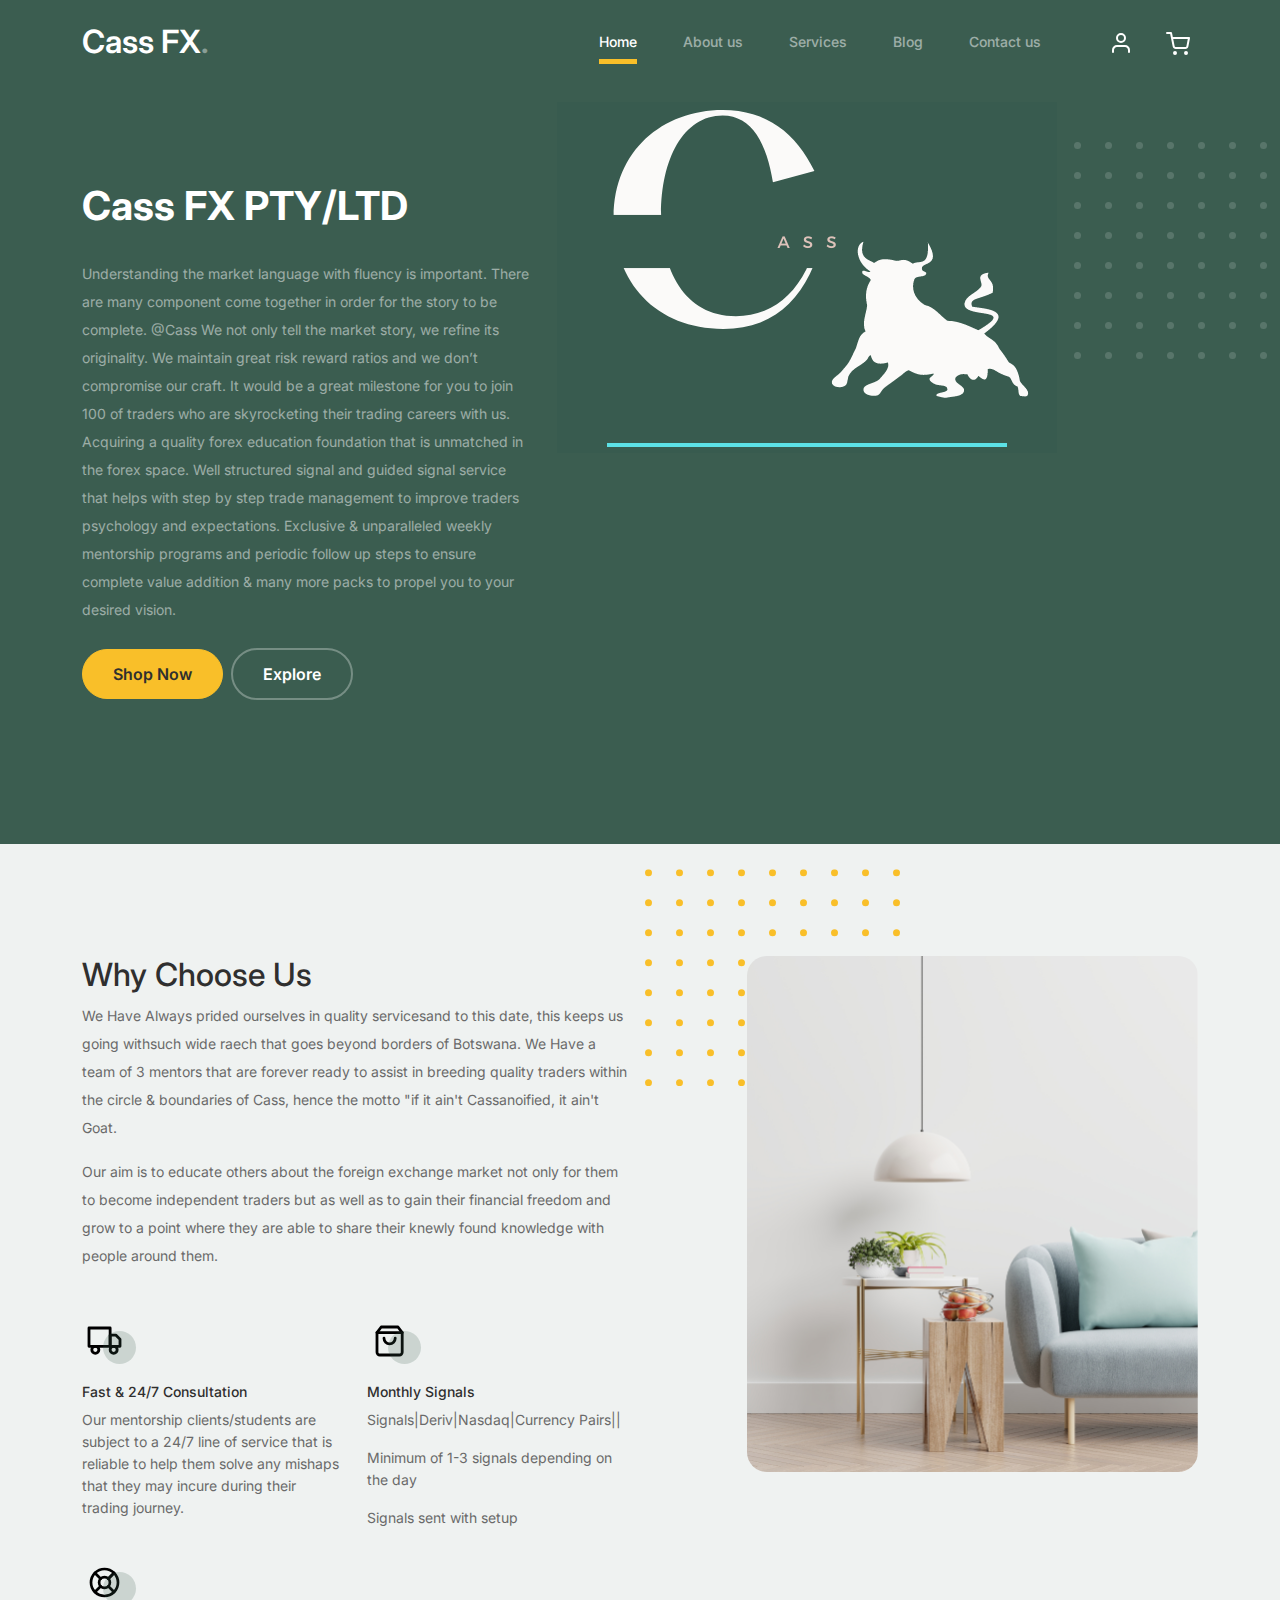
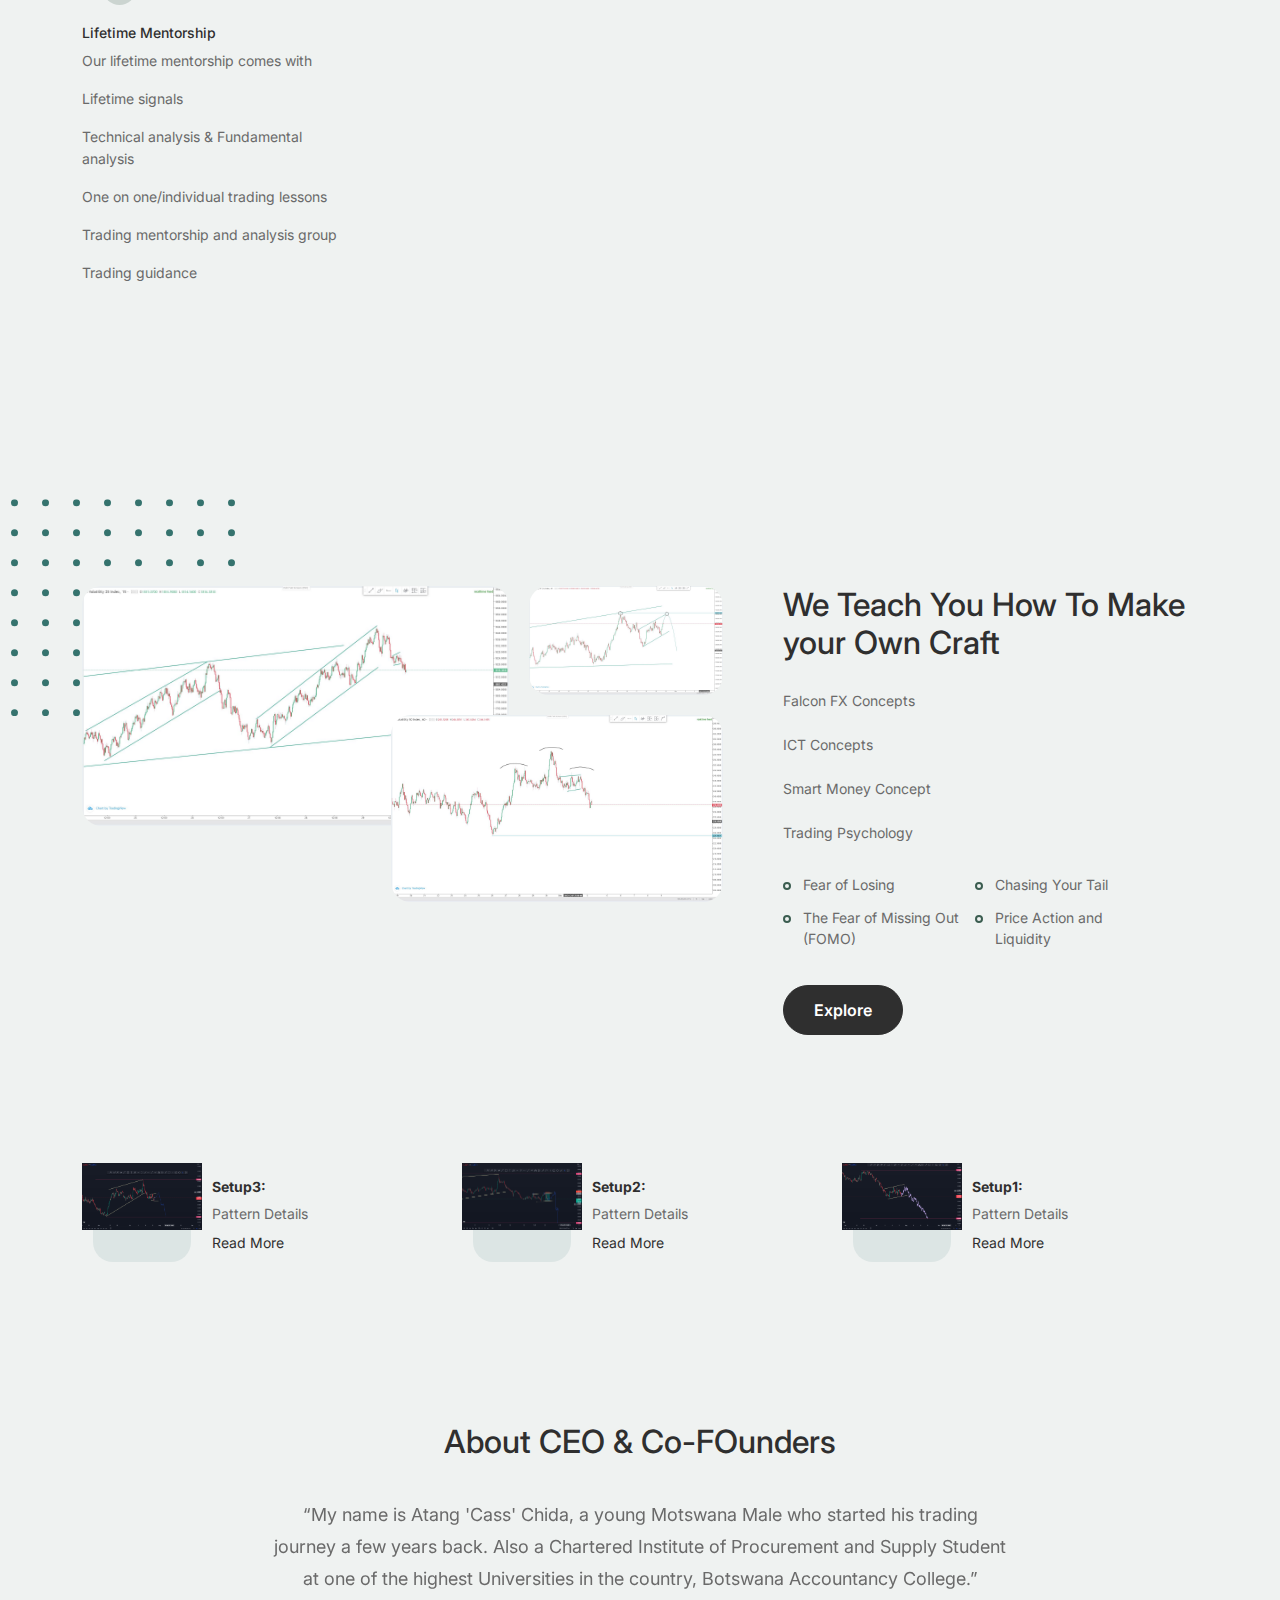
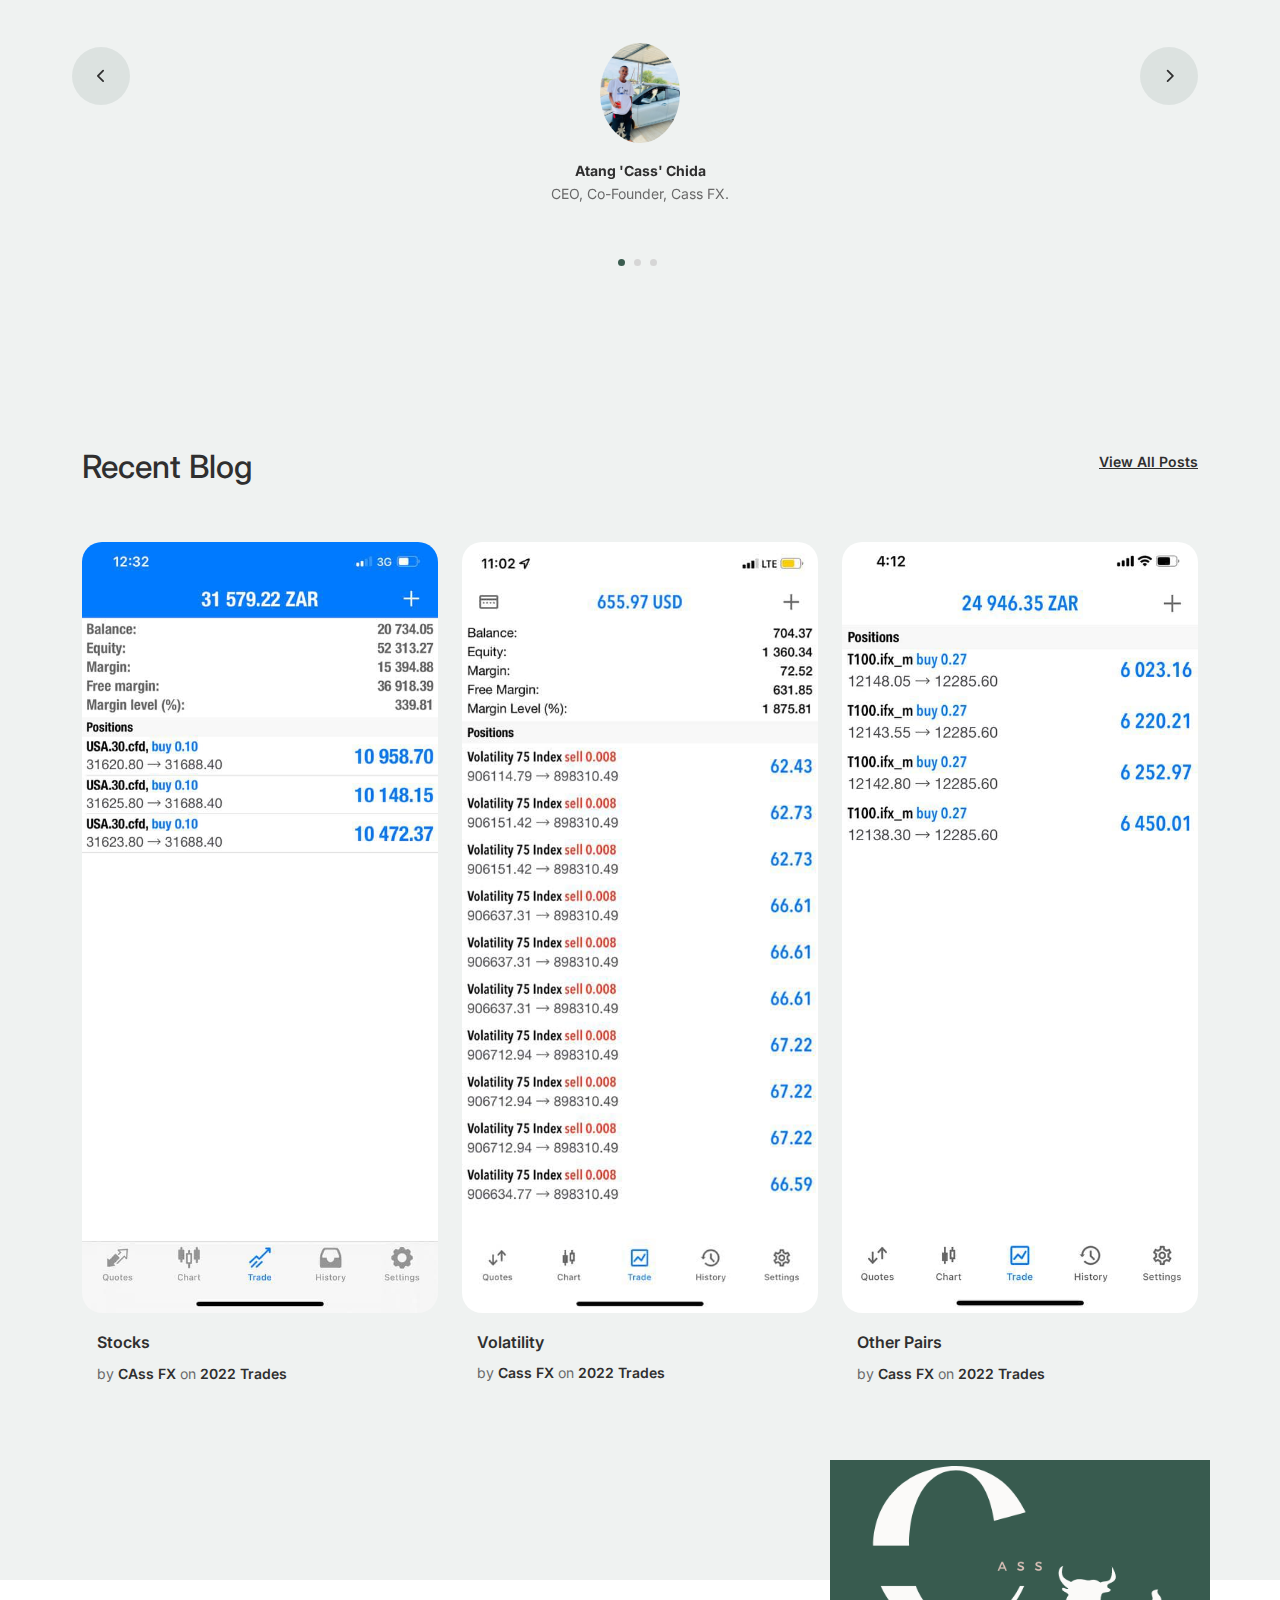
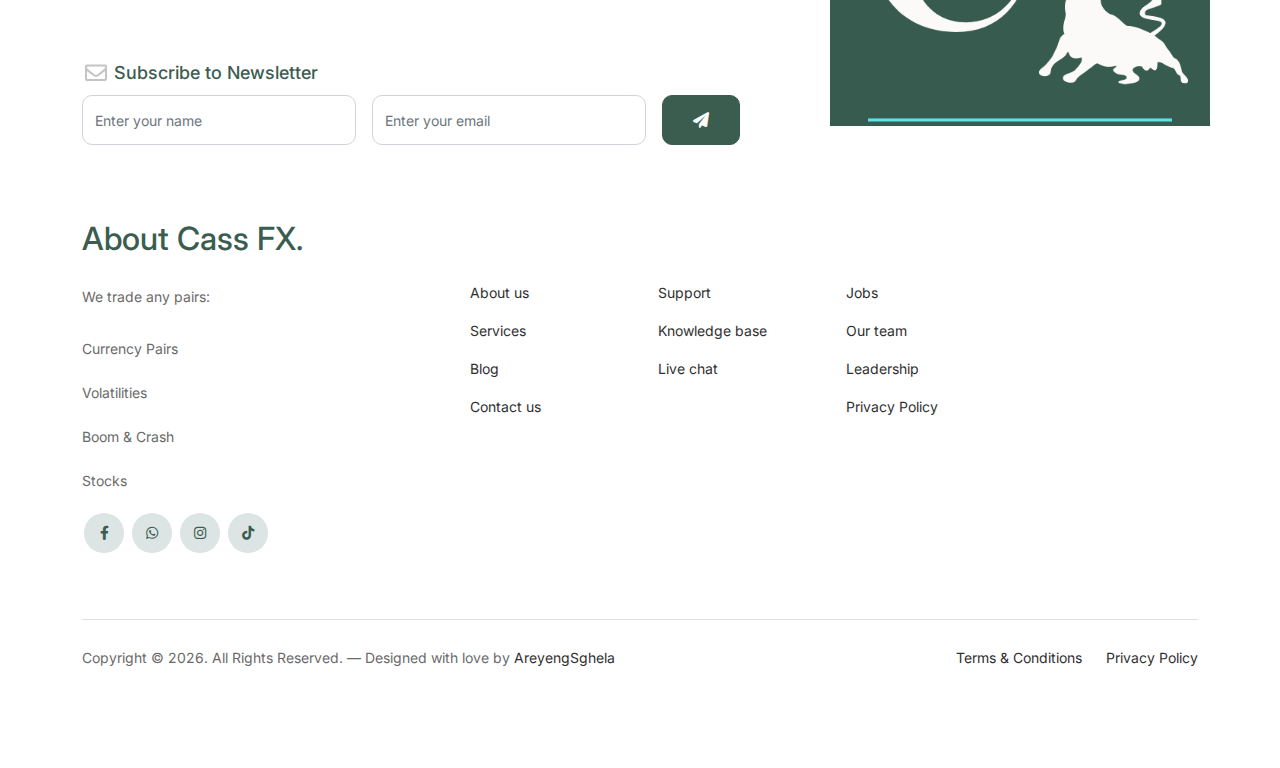
<file: index.html>
<!doctype html>
<html lang="en">

<head>
    <meta charset="utf-8">
    <meta name="viewport" content="width=device-width, initial-scale=1, shrink-to-fit=no">
    <meta name="author" content="AreyengSghela">
    <link rel="shortcut icon" href="images/cass_logo.jpg">

    <meta name="description" content="" />
    <meta name="keywords" content="bootstrap, bootstrap4" />

    <!-- Bootstrap CSS -->
    <link href="css/bootstrap.min.css" rel="stylesheet">
    <link href="https://cdnjs.cloudflare.com/ajax/libs/font-awesome/6.0.0-beta3/css/all.min.css" rel="stylesheet">
    <link href="css/tiny-slider.css" rel="stylesheet">
    <link href="css/style.css" rel="stylesheet">
    <title>Cass FX </title>
</head>

<body>

    <!-- Start Header/Navigation -->
    <nav class="custom-navbar navbar navbar navbar-expand-md navbar-dark bg-dark" arial-label="Furni navigation bar">

        <div class="container">
            <a class="navbar-brand" href="index.html">Cass FX<span>.</span></a>

            <button class="navbar-toggler" type="button" data-bs-toggle="collapse" data-bs-target="#navbarsFurni" aria-controls="navbarsFurni" aria-expanded="false" aria-label="Toggle navigation">
					<span class="navbar-toggler-icon"></span>
				</button>

            <div class="collapse navbar-collapse" id="navbarsFurni">
                <ul class="custom-navbar-nav navbar-nav ms-auto mb-2 mb-md-0">
                    <li class="nav-item active">
                        <a class="nav-link" href="index.html">Home</a>
                    </li>
                    <li><a class="nav-link" href="about.html">About us</a></li>
                    <li><a class="nav-link" href="services.html">Services</a></li>
                    <li><a class="nav-link" href="blog.html">Blog</a></li>
                    <li><a class="nav-link" href="contact.html">Contact us</a></li>
                </ul>

                <ul class="custom-navbar-cta navbar-nav mb-2 mb-md-0 ms-5">
                    <li>
                        <a class="nav-link" href="#"><img src="images/user.svg"></a>
                    </li>
                    <li>
                        <a class="nav-link" href="cart.html"><img src="images/cart.svg"></a>
                    </li>
                </ul>
            </div>
        </div>

    </nav>
    <!-- End Header/Navigation -->

    <!-- Start Hero Section -->
    <div class="hero">
        <div class="container">
            <div class="row justify-content-between">
                <div class="col-lg-5">
                    <div class="intro-excerpt">
                        <h1>Cass FX <span clsas="d-block">PTY/LTD</span></h1>
                        <p class="mb-4">Understanding the market language with fluency is important. There are many component come together in order for the story to be complete. @Cass We not only tell the market story, we refine its originality. We maintain great risk
                            reward ratios and we don’t compromise our craft. It would be a great milestone for you to join 100 of traders who are skyrocketing their trading careers with us. Acquiring a quality forex education foundation that is unmatched
                            in the forex space. Well structured signal and guided signal service that helps with step by step trade management to improve traders psychology and expectations. Exclusive & unparalleled weekly mentorship programs and periodic
                            follow up steps to ensure complete value addition & many more packs to propel you to your desired vision.</p>
                        <p><a href="" class="btn btn-secondary me-2">Shop Now</a><a href="#" class="btn btn-white-outline">Explore</a></p>
                    </div>
                </div>
                <div class="col-lg-7">
                    <div class="hero-img-wrap">
                        <img src="images/cass_new_modified.png" class="img-fluid">
                    </div>
                </div>
            </div>
        </div>
    </div>
    <!-- End Hero Section -->


    <!-- End Product Section -->

    <!-- Start Why Choose Us Section -->
    <div class="why-choose-section">
        <div class="container">
            <div class="row justify-content-between">
                <div class="col-lg-6">
                    <h2 class="section-title">Why Choose Us</h2>
                    <p>We Have Always prided ourselves in quality servicesand to this date, this keeps us going withsuch wide raech that goes beyond borders of Botswana. We Have a team of 3 mentors that are forever ready to assist in breeding quality traders
                        within the circle & boundaries of Cass, hence the motto "if it ain't Cassanoified, it ain't Goat.</p>
                    <p>Our aim is to educate others about the foreign exchange market not only for them to become independent traders but as well as to gain their financial freedom and grow to a point where they are able to share their knewly found knowledge
                        with people around them.</p>
                    <div class="row my-5">
                        <div class="col-6 col-md-6">
                            <div class="feature">
                                <div class="icon">
                                    <img src="images/truck.svg" alt="Image" class="imf-fluid">
                                </div>
                                <h3>Fast &amp; 24/7 Consultation</h3>
                                <p>Our mentorship clients/students are subject to a 24/7 line of service that is reliable to help them solve any mishaps that they may incure during their trading journey.</p>
                            </div>
                        </div>

                        <div class="col-6 col-md-6">
                            <div class="feature">
                                <div class="icon">
                                    <img src="images/bag.svg" alt="Image" class="imf-fluid">
                                </div>
                                <h3>Monthly Signals</h3>
                                <p>Signals|Deriv|Nasdaq|Currency Pairs||</p>
                                <p>Minimum of 1-3 signals depending on the day</p>
                                <p>Signals sent with setup</p>
                            </div>
                        </div>

                        <div class="col-6 col-md-6">
                            <div class="feature">
                                <div class="icon">
                                    <img src="images/support.svg" alt="Image" class="imf-fluid">
                                </div>
                                <h3>Lifetime Mentorship</h3>
                                <p>Our lifetime mentorship comes with</p>
                                <p>Lifetime signals</p>
                                <p>Technical analysis & Fundamental analysis</p>
                                <p>One on one/individual trading lessons</p>
                                <p>Trading mentorship and analysis group</p>
                                <p>Trading guidance</p>
                            </div>
                        </div>

                    </div>
                </div>

                <div class="col-lg-5">
                    <div class="img-wrap">
                        <img src="images/why-choose-us-img.jpg" alt="Image" class="img-fluid">
                    </div>
                </div>

            </div>
        </div>
    </div>
    <!-- End Why Choose Us Section -->

    <!-- Start We Help Section -->
    <div class="we-help-section">
        <div class="container">
            <div class="row justify-content-between">
                <div class="col-lg-7 mb-5 mb-lg-0">
                    <div class="imgs-grid">
                        <div class="grid grid-1"><img src="images/v25.jpg" alt="Untree.co"></div>
                        <div class="grid grid-2"><img src="images/v25s.jpg" alt="Untree.co"></div>
                        <div class="grid grid-3"><img src="images/v50s.jpg" alt="Untree.co"></div>
                    </div>
                </div>
                <div class="col-lg-5 ps-lg-5">
                    <h2 class="section-title mb-4">We Teach You How To Make your Own Craft</h2>
                    <p>Falcon FX Concepts</p>
                    <p>ICT Concepts</p>
                    <p>Smart Money Concept</p>
                    <p>Trading Psychology</p>

                    <ul class="list-unstyled custom-list my-4">
                        <li> Fear of Losing</li>
                        <li> Chasing Your Tail</li>
                        <li>The Fear of Missing Out (FOMO)</li>
                        <li>Price Action and Liquidity</li>
                    </ul>
                    <p><a herf="#" class="btn">Explore</a></p>
                </div>
            </div>
        </div>
    </div>
    <!-- End We Help Section -->

    <!-- Start Popular Product -->
    <div class="popular-product">
        <div class="container">
            <div class="row">

                <div class="col-12 col-md-6 col-lg-4 mb-4 mb-lg-0">
                    <div class="product-item-sm d-flex">
                        <div class="thumbnail">
                            <img src="images/setup3.png" alt="Image" class="img-fluid">
                        </div>
                        <div class="pt-3">
                            <h3>Setup3: </h3>
                            <p>Pattern Details </p>
                            <p><a href="#">Read More</a></p>
                        </div>
                    </div>
                </div>

                <div class="col-12 col-md-6 col-lg-4 mb-4 mb-lg-0">
                    <div class="product-item-sm d-flex">
                        <div class="thumbnail">
                            <img src="images/setup2.png" alt="Image" class="img-fluid">
                        </div>
                        <div class="pt-3">
                            <h3>Setup2: </h3>
                            <p>Pattern Details </p>
                            <p><a href="#">Read More</a></p>
                        </div>
                    </div>
                </div>

                <div class="col-12 col-md-6 col-lg-4 mb-4 mb-lg-0">
                    <div class="product-item-sm d-flex">
                        <div class="thumbnail">
                            <img src="images/setup1.png" alt="Image" class="img-fluid">
                        </div>
                        <div class="pt-3">
                            <h3>Setup1: </h3>
                            <p>Pattern Details </p>
                            <p><a href="#">Read More</a></p>
                        </div>
                    </div>
                </div>

            </div>
        </div>
    </div>
    <!-- End Popular Product -->

    <!-- Start Testimonial Slider -->
    <div class="testimonial-section">
        <div class="container">
            <div class="row">
                <div class="col-lg-7 mx-auto text-center">
                    <h2 class="section-title">About CEO & Co-FOunders</h2>
                </div>
            </div>

            <div class="row justify-content-center">
                <div class="col-lg-12">
                    <div class="testimonial-slider-wrap text-center">

                        <div id="testimonial-nav">
                            <span class="prev" data-controls="prev"><span class="fa fa-chevron-left"></span></span>
                            <span class="next" data-controls="next"><span class="fa fa-chevron-right"></span></span>
                        </div>

                        <div class="testimonial-slider">

                            <div class="item">
                                <div class="row justify-content-center">
                                    <div class="col-lg-8 mx-auto">

                                        <div class="testimonial-block text-center">
                                            <blockquote class="mb-5">
                                                <p>&ldquo;My name is Atang 'Cass' Chida, a young Motswana Male who started his trading journey a few years back. Also a Chartered Institute of Procurement and Supply Student at one of the highest Universities
                                                    in the country, Botswana Accountancy College.&rdquo;</p>
                                            </blockquote>

                                            <div class="author-info">
                                                <div class="author-pic">
                                                    <img src="images/cass_owner.jpg" alt="Maria Jones" class="img-fluid">
                                                </div>
                                                <h3 class="font-weight-bold">Atang 'Cass' Chida</h3>
                                                <span class="position d-block mb-3">CEO, Co-Founder, Cass FX.</span>
                                            </div>
                                        </div>

                                    </div>
                                </div>
                            </div>
                            <!-- END item -->

                            <div class="item">
                                <div class="row justify-content-center">
                                    <div class="col-lg-8 mx-auto">

                                        <div class="testimonial-block text-center">
                                            <blockquote class="mb-5">
                                                <p>&ldquo;My name is Atang 'Cass' Chida, a young Motswana Male who started his trading journey a few years back. Also a Chartered Institute of Procurement and Supply Student at one of the highest Universities
                                                    in the country, Botswana Accountancy College.&rdquo;</p>
                                            </blockquote>

                                            <div class="author-info">
                                                <div class="author-pic">
                                                    <img src="images/cass_owner.jpg" alt="Maria Jones" class="img-fluid">
                                                </div>
                                                <h3 class="font-weight-bold">Atang 'Cass' Chida</h3>
                                                <span class="position d-block mb-3">CEO, Co-Founder, Cass FX.</span>
                                            </div>
                                        </div>

                                    </div>
                                </div>
                            </div>
                            <!-- END item -->

                            <div class="item">
                                <div class="row justify-content-center">
                                    <div class="col-lg-8 mx-auto">

                                        <div class="testimonial-block text-center">
                                            <blockquote class="mb-5">
                                                <p>&ldquo;My name is Atang 'Cass' Chida, a young Motswana Male who started his trading journey a few years back. Also a Chartered Institute of Procurement and Supply Student at one of the highest Universities
                                                    in the country, Botswana Accountancy College.&rdquo;</p>
                                            </blockquote>

                                            <div class="author-info">
                                                <div class="author-pic">
                                                    <img src="images/cass_owner.jpg" alt="Maria Jones" class="img-fluid">
                                                </div>
                                                <h3 class="font-weight-bold">Atang 'Cass' Chida</h3>
                                                <span class="position d-block mb-3">CEO, Co-Founder, Cass FX.</span>
                                            </div>
                                        </div>

                                    </div>
                                </div>
                            </div>
                            <!-- END item -->

                        </div>

                    </div>
                </div>
            </div>
        </div>
    </div>
    <!-- End Testimonial Slider -->

    <!-- Start Blog Section -->
    <div class="blog-section">
        <div class="container">
            <div class="row mb-5">
                <div class="col-md-6">
                    <h2 class="section-title">Recent Blog</h2>
                </div>
                <div class="col-md-6 text-start text-md-end">
                    <a href="#" class="more">View All Posts</a>
                </div>
            </div>

            <div class="row">

                <div class="col-12 col-sm-6 col-md-4 mb-4 mb-md-0">
                    <div class="post-entry">
                        <a href="#" class="post-thumbnail"><img src="images/trades1.jpg" alt="Image" class="img-fluid"></a>
                        <div class="post-content-entry">
                            <h3><a href="#">Stocks</a></h3>
                            <div class="meta">
                                <span>by <a href="#">CAss FX</a></span> <span>on <a href="#">2022 Trades</a></span>
                            </div>
                        </div>
                    </div>
                </div>

                <div class="col-12 col-sm-6 col-md-4 mb-4 mb-md-0">
                    <div class="post-entry">
                        <a href="#" class="post-thumbnail"><img src="images/trades2.jpg" alt="Image" class="img-fluid"></a>
                        <div class="post-content-entry">
                            <h3><a href="#">Volatility</a></h3>
                            <div class="meta">
                                <span>by <a href="#">Cass FX</a></span> <span>on <a href="#">2022 Trades</a></span>
                            </div>
                        </div>
                    </div>
                </div>

                <div class="col-12 col-sm-6 col-md-4 mb-4 mb-md-0">
                    <div class="post-entry">
                        <a href="#" class="post-thumbnail"><img src="images/trades3.jpg" alt="Image" class="img-fluid"></a>
                        <div class="post-content-entry">
                            <h3><a href="#">Other Pairs</a></h3>
                            <div class="meta">
                                <span>by <a href="#">Cass FX</a></span> <span>on <a href="#">2022 Trades</a></span>
                            </div>
                        </div>
                    </div>
                </div>

            </div>
        </div>
    </div>
    <!-- End Blog Section -->

    <!-- Start Footer Section -->
    <footer class="footer-section">
        <div class="container relative">

            <div class="sofa-img">
                <img src="images/cass_new_modified.png" alt="Image" class="img-fluid">
            </div>

            <div class="row">
                <div class="col-lg-8">
                    <div class="subscription-form">
                        <h3 class="d-flex align-items-center"><span class="me-1"><img src="images/envelope-outline.svg" alt="Image" class="img-fluid"></span><span>Subscribe to Newsletter</span></h3>

                        <form action="#" class="row g-3">
                            <div class="col-auto">
                                <input type="text" class="form-control" placeholder="Enter your name">
                            </div>
                            <div class="col-auto">
                                <input type="email" class="form-control" placeholder="Enter your email">
                            </div>
                            <div class="col-auto">
                                <button class="btn btn-primary">
										<span class="fa fa-paper-plane"></span>
									</button>
                            </div>
                        </form>

                    </div>
                </div>
            </div>

            <div class="row g-5 mb-5">
                <div class="col-lg-4">
                    <div class="mb-4 footer-logo-wrap"><a href="#" class="footer-logo">About Cass FX<span>.</span></a></div>
                    <p class="mb-4">We trade any pairs: </p>
                    <p>Currency Pairs</p>
                    <p>Volatilities</p>
                    <p>Boom & Crash</p>
                    <p>Stocks</p>

                    <ul class="list-unstyled custom-social">
                        <li><a href="https://web.facebook.com/cassfx"><span class="fa fa-brands fa-facebook-f"></span></a></li>
                        <li><a href="https://wa.me/message/U5WMALPD2A52N1"><span class="fa fa-brands fa-whatsapp"></span></a></li>
                        <li><a href="https://www.instagram.com/atang_cass/"><span class="fa fa-brands fa-instagram"></span></a></li>
                        <li><a href="https://www.tiktok.com/@atang_cass?is_from_webapp=1&sender_device=pc"><span class="fa fa-brands fa-tiktok"></span></a></li>
                    </ul>
                </div>

                <div class="col-lg-8">
                    <div class="row links-wrap">
                        <div class="col-6 col-sm-6 col-md-3">
                            <ul class="list-unstyled">
                                <li><a href="#">About us</a></li>
                                <li><a href="#">Services</a></li>
                                <li><a href="#">Blog</a></li>
                                <li><a href="#">Contact us</a></li>
                            </ul>
                        </div>

                        <div class="col-6 col-sm-6 col-md-3">
                            <ul class="list-unstyled">
                                <li><a href="#">Support</a></li>
                                <li><a href="#">Knowledge base</a></li>
                                <li><a href="#">Live chat</a></li>
                            </ul>
                        </div>

                        <div class="col-6 col-sm-6 col-md-3">
                            <ul class="list-unstyled">
                                <li><a href="#">Jobs</a></li>
                                <li><a href="#">Our team</a></li>
                                <li><a href="#">Leadership</a></li>
                                <li><a href="#">Privacy Policy</a></li>
                            </ul>
                        </div>

                        <div class="col-6 col-sm-6 col-md-3">
                            <ul class="list-unstyled">

                            </ul>
                        </div>
                    </div>
                </div>

            </div>

            <div class="border-top copyright">
                <div class="row pt-4">
                    <div class="col-lg-6">
                        <p class="mb-2 text-center text-lg-start">Copyright &copy;
                            <script>
                                document.write(new Date().getFullYear());
                            </script>. All Rights Reserved. &mdash; Designed with love by <a href="https://web.facebook.com/ProfessorMoneiBK">AreyengSghela</a>
                        </p>
                    </div>

                    <div class="col-lg-6 text-center text-lg-end">
                        <ul class="list-unstyled d-inline-flex ms-auto">
                            <li class="me-4"><a href="#">Terms &amp; Conditions</a></li>
                            <li><a href="#">Privacy Policy</a></li>
                        </ul>
                    </div>

                </div>
            </div>

        </div>
    </footer>
    <!-- End Footer Section -->
    <script src="js/bootstrap.bundle.min.js"></script>
    <script src="js/tiny-slider.js"></script>
    <script src="js/custom.js"></script>
</body>

</html>
</file>
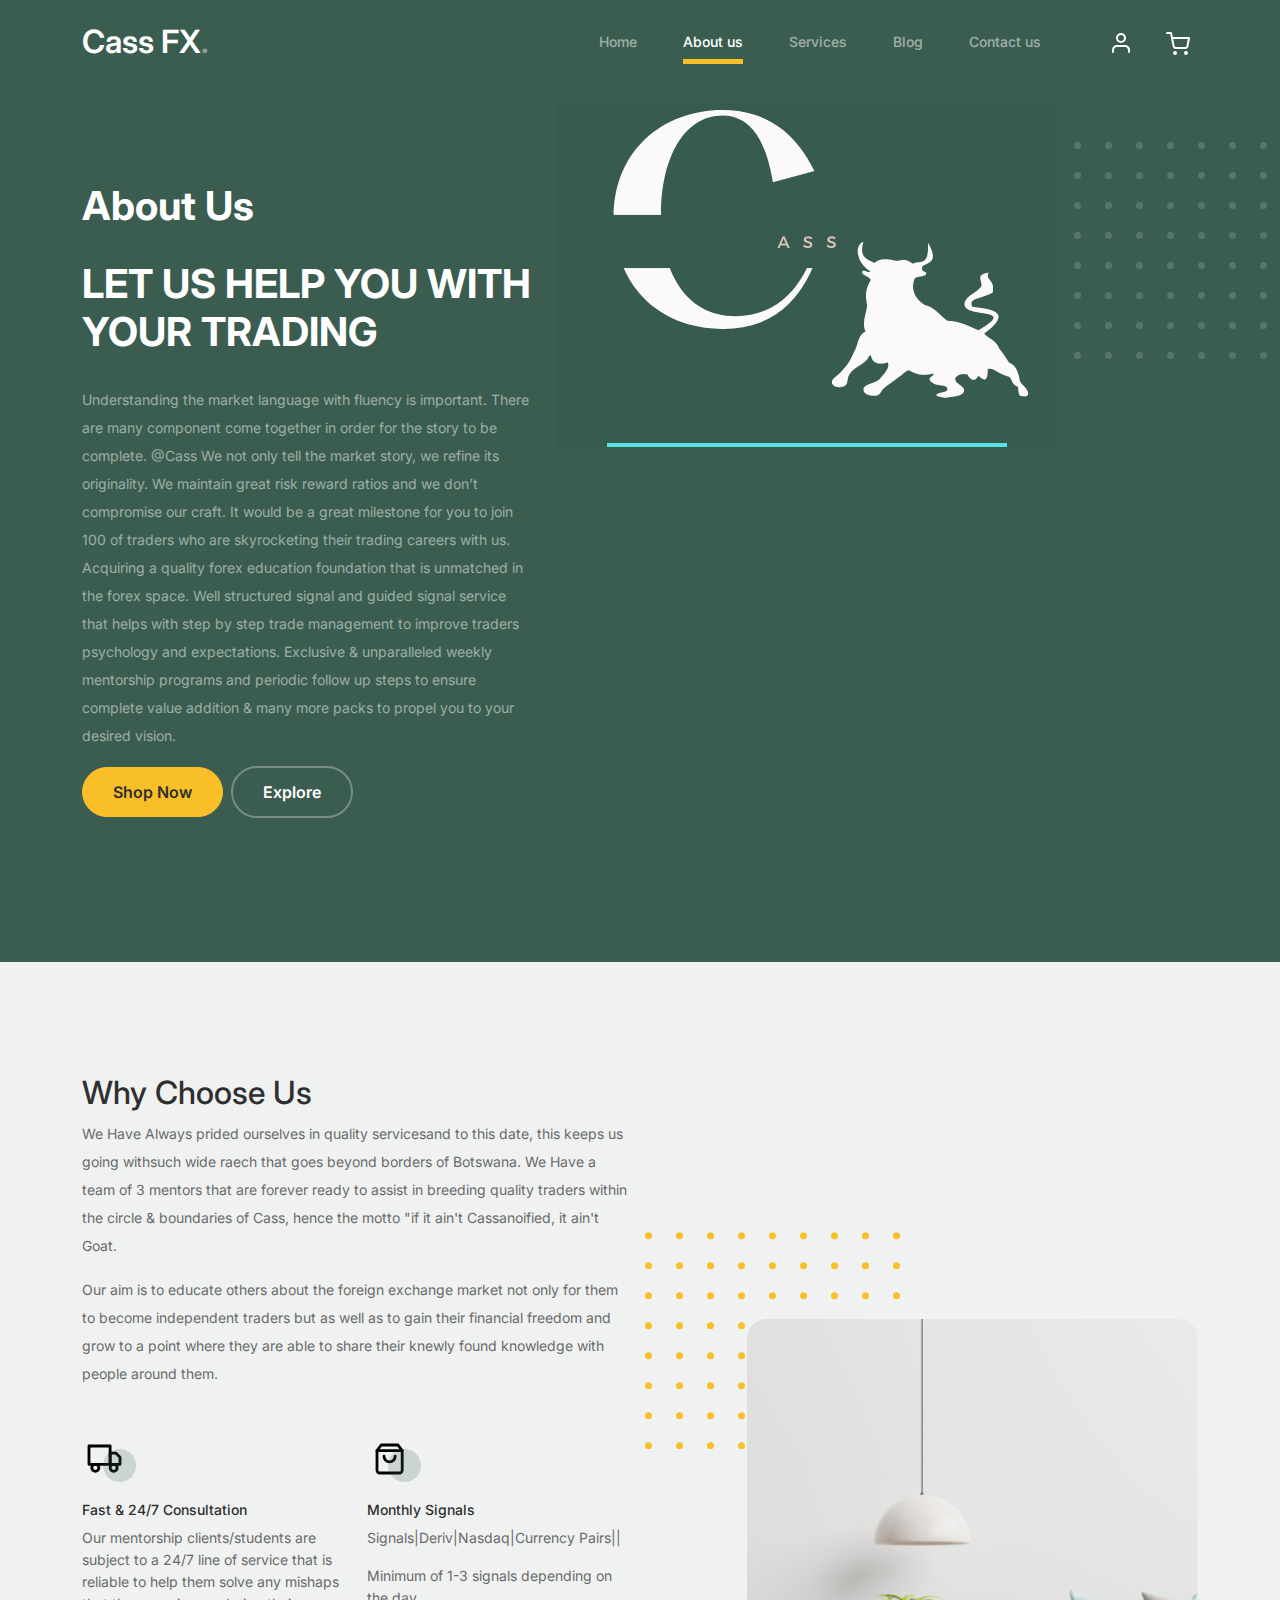
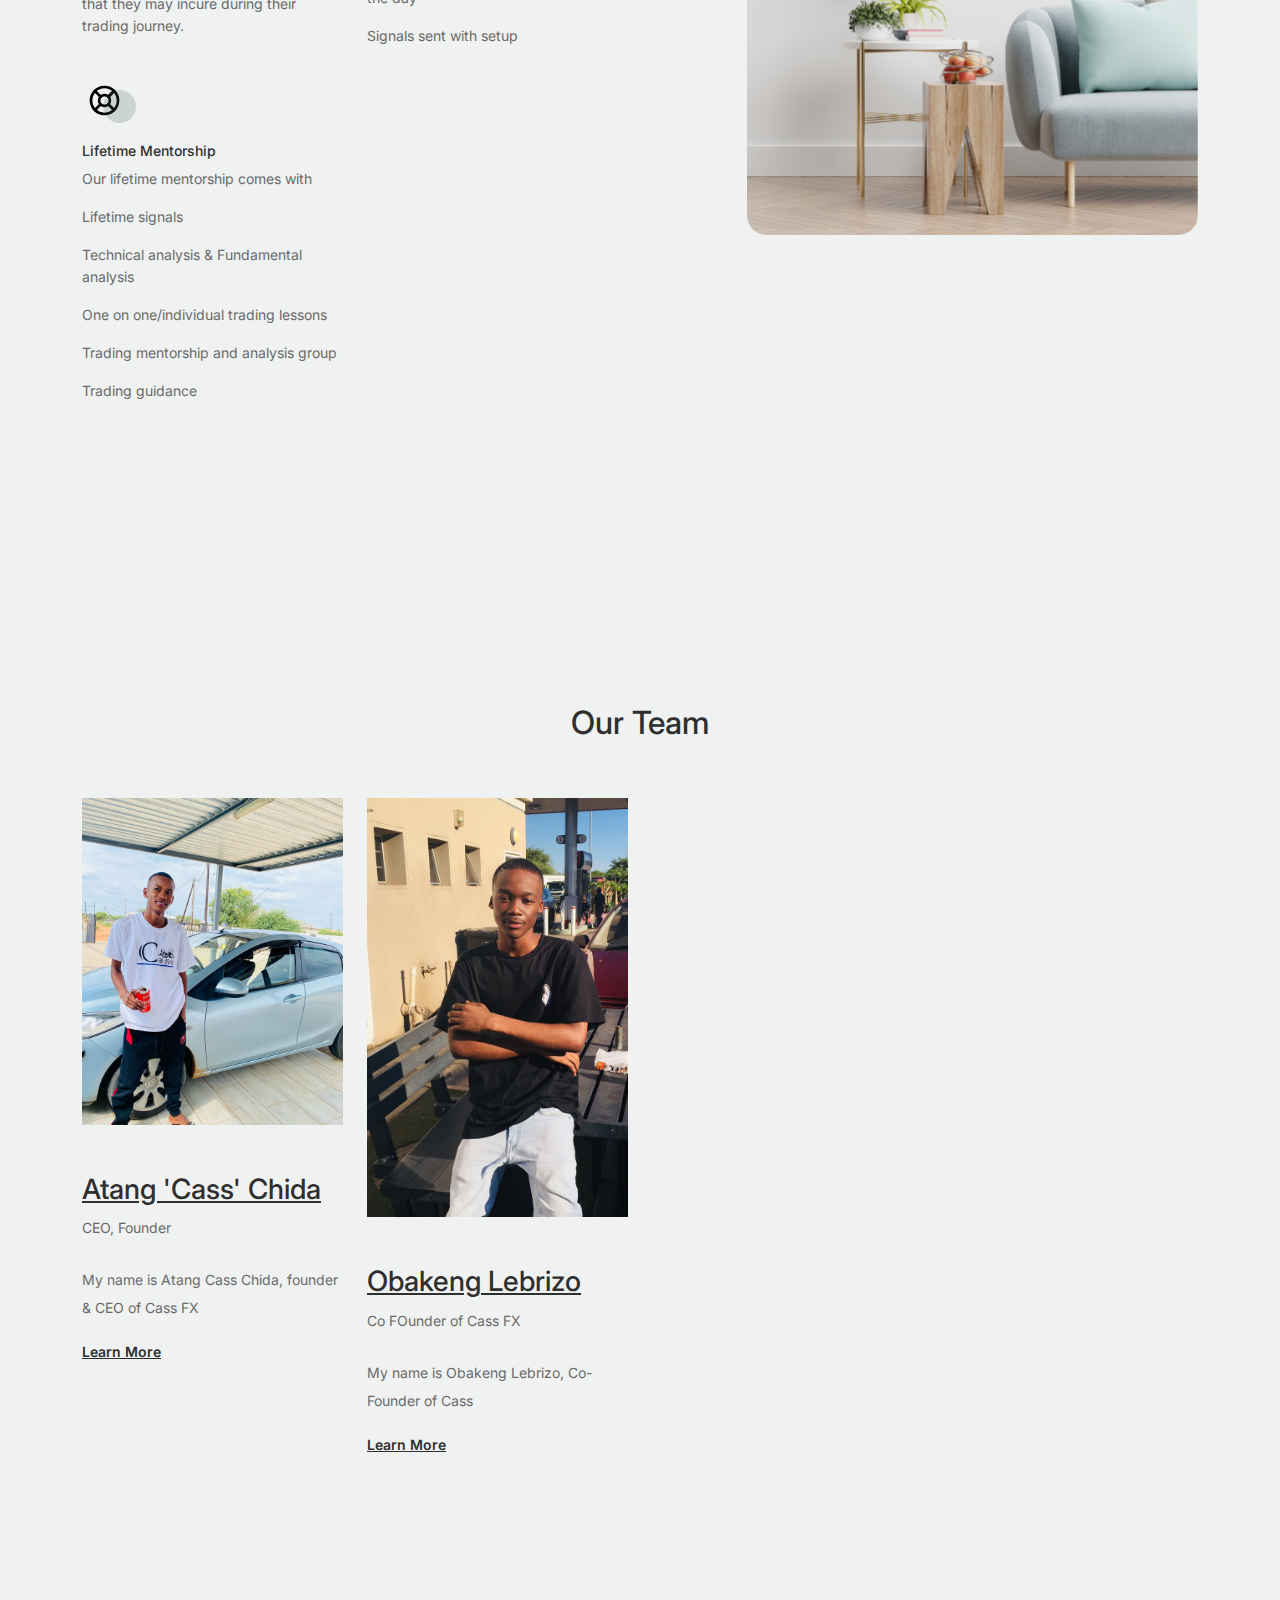
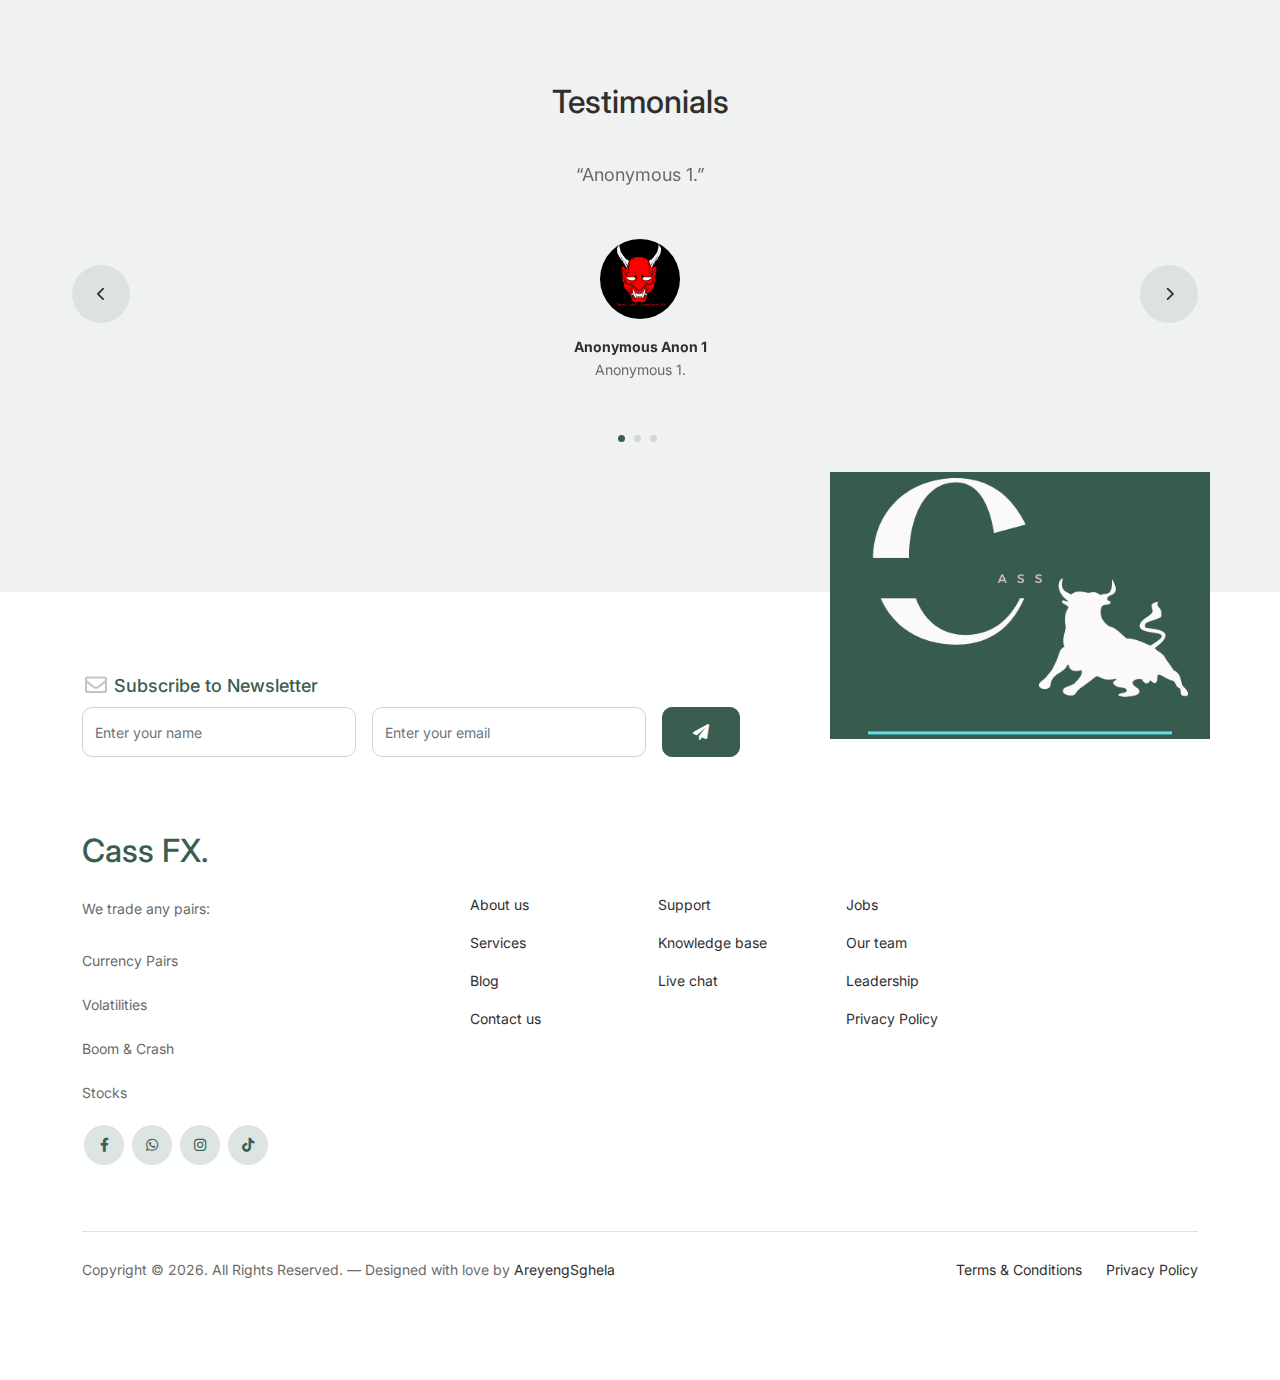
<file: about.html>
<!doctype html>
<html lang="en">

<head>
    <meta charset="utf-8">
    <meta name="viewport" content="width=device-width, initial-scale=1, shrink-to-fit=no">
    <meta name="author" content="AreyengSghela">
    <link rel="shortcut icon" href="images/cass_logo.jpg">

    <meta name="description" content="" />
    <meta name="keywords" content="bootstrap, bootstrap4" />

    <!-- Bootstrap CSS -->
    <link href="css/bootstrap.min.css" rel="stylesheet">
    <link href="https://cdnjs.cloudflare.com/ajax/libs/font-awesome/6.0.0-beta3/css/all.min.css" rel="stylesheet">
    <link href="css/tiny-slider.css" rel="stylesheet">
    <link href="css/style.css" rel="stylesheet">
    <title>Cass FX About</title>
</head>

<body>

    <!-- Start Header/Navigation -->
    <nav class="custom-navbar navbar navbar navbar-expand-md navbar-dark bg-dark" arial-label="Furni navigation bar">

        <div class="container">
            <a class="navbar-brand" href="index.html">Cass FX<span>.</span></a>

            <button class="navbar-toggler" type="button" data-bs-toggle="collapse" data-bs-target="#navbarsFurni" aria-controls="navbarsFurni" aria-expanded="false" aria-label="Toggle navigation">
					<span class="navbar-toggler-icon"></span>
				</button>

            <div class="collapse navbar-collapse" id="navbarsFurni">
                <ul class="custom-navbar-nav navbar-nav ms-auto mb-2 mb-md-0">
                    <li class="nav-item ">
                        <a class="nav-link" href="index.html">Home</a>
                    </li>
                    <li class="active"><a class="nav-link" href="about.html">About us</a></li>
                    <li><a class="nav-link" href="services.html">Services</a></li>
                    <li><a class="nav-link" href="blog.html">Blog</a></li>
                    <li><a class="nav-link" href="contact.html">Contact us</a></li>
                </ul>

                <ul class="custom-navbar-cta navbar-nav mb-2 mb-md-0 ms-5">
                    <li>
                        <a class="nav-link" href="#"><img src="images/user.svg"></a>
                    </li>
                    <li>
                        <a class="nav-link" href="cart.html"><img src="images/cart.svg"></a>
                    </li>
                </ul>
            </div>
        </div>

    </nav>
    <!-- End Header/Navigation -->

    <!-- Start Hero Section -->
    <div class="hero">
        <div class="container">
            <div class="row justify-content-between">
                <div class="col-lg-5">
                    <div class="intro-excerpt">
                        <h1>About Us</h1>
                        <h1>LET US HELP YOU WITH YOUR TRADING</h1>
                        <p>Understanding the market language with fluency is important. There are many component come together in order for the story to be complete. @Cass We not only tell the market story, we refine its originality. We maintain great risk
                            reward ratios and we don’t compromise our craft. It would be a great milestone for you to join 100 of traders who are skyrocketing their trading careers with us. Acquiring a quality forex education foundation that is unmatched
                            in the forex space. Well structured signal and guided signal service that helps with step by step trade management to improve traders psychology and expectations. Exclusive & unparalleled weekly mentorship programs and periodic
                            follow up steps to ensure complete value addition & many more packs to propel you to your desired vision.</p>
                        <p><a href="" class="btn btn-secondary me-2">Shop Now</a><a href="#" class="btn btn-white-outline">Explore</a></p>
                    </div>
                </div>
                <div class="col-lg-7">
                    <div class="hero-img-wrap">
                        <img src="images/cass_new_modified.png" class="img-fluid">
                    </div>
                </div>
            </div>
        </div>
    </div>
    <!-- End Hero Section -->



    <!-- Start Why Choose Us Section -->
    <div class="why-choose-section">
        <div class="container">
            <div class="row justify-content-between align-items-center">
                <div class="col-lg-6">
                    <h2 class="section-title">Why Choose Us</h2>
                    <p>We Have Always prided ourselves in quality servicesand to this date, this keeps us going withsuch wide raech that goes beyond borders of Botswana. We Have a team of 3 mentors that are forever ready to assist in breeding quality traders
                        within the circle & boundaries of Cass, hence the motto "if it ain't Cassanoified, it ain't Goat.</p>
                    <p>Our aim is to educate others about the foreign exchange market not only for them to become independent traders but as well as to gain their financial freedom and grow to a point where they are able to share their knewly found knowledge
                        with people around them.</p>
                    <div class="row my-5">
                        <div class="col-6 col-md-6">
                            <div class="feature">
                                <div class="icon">
                                    <img src="images/truck.svg" alt="Image" class="imf-fluid">
                                </div>
                                <h3>Fast &amp; 24/7 Consultation</h3>
                                <p>Our mentorship clients/students are subject to a 24/7 line of service that is reliable to help them solve any mishaps that they may incure during their trading journey.</p>
                            </div>
                        </div>

                        <div class="col-6 col-md-6">
                            <div class="feature">
                                <div class="icon">
                                    <img src="images/bag.svg" alt="Image" class="imf-fluid">
                                </div>
                                <h3>Monthly Signals</h3>
                                <p>Signals|Deriv|Nasdaq|Currency Pairs||</p>
                                <p>Minimum of 1-3 signals depending on the day</p>
                                <p>Signals sent with setup</p>
                            </div>
                        </div>

                        <div class="col-6 col-md-6">
                            <div class="feature">
                                <div class="icon">
                                    <img src="images/support.svg" alt="Image" class="imf-fluid">
                                </div>
                                <h3>Lifetime Mentorship</h3>
                                <p>Our lifetime mentorship comes with</p>
                                <p>Lifetime signals</p>
                                <p>Technical analysis & Fundamental analysis</p>
                                <p>One on one/individual trading lessons</p>
                                <p>Trading mentorship and analysis group</p>
                                <p>Trading guidance</p>
                            </div>
                        </div>

                    </div>
                </div>

                <div class="col-lg-5">
                    <div class="img-wrap">
                        <img src="images/why-choose-us-img.jpg" alt="Image" class="img-fluid">
                    </div>
                </div>

            </div>
        </div>
    </div>
    <!-- End Why Choose Us Section -->

    <!-- Start Team Section -->
    <div class="untree_co-section">
        <div class="container">

            <div class="row mb-5">
                <div class="col-lg-5 mx-auto text-center">
                    <h2 class="section-title">Our Team</h2>
                </div>
            </div>

            <div class="row">

                <!-- Start Column 1 -->
                <div class="col-12 col-md-6 col-lg-3 mb-5 mb-md-0">
                    <img src="images/cass_owner.jpg" class="img-fluid mb-5">
                    <h3 clas><a href="#"><span class="">Atang 'Cass'</span> Chida</a></h3>
                    <span class="d-block position mb-4">CEO, Founder</span>
                    <p>My name is Atang Cass Chida, founder & CEO of Cass FX</p>
                    <p class="mb-0"><a href="#" class="more dark">Learn More <span class="icon-arrow_forward"></span></a></p>
                </div>
                <!-- End Column 1 -->

                <!-- Start Column 2 -->
                <div class="col-12 col-md-6 col-lg-3 mb-5 mb-md-0">
                    <img src="images/ledrima.jpeg" class="img-fluid mb-5">

                    <h3 clas><a href="#"><span class="">Obakeng</span> Lebrizo</a></h3>
                    <span class="d-block position mb-4">Co FOunder of Cass FX</span>
                    <p>My name is Obakeng Lebrizo, Co-Founder of Cass</p>
                    <p class="mb-0"><a href="#" class="more dark">Learn More <span class="icon-arrow_forward"></span></a></p>

                </div>
                <!-- End Column 2 -->
            </div>
        </div>
    </div>
    <!-- End Team Section -->



    <!-- Start Testimonial Slider -->
    <div class="testimonial-section before-footer-section">
        <div class="container">
            <div class="row">
                <div class="col-lg-7 mx-auto text-center">
                    <h2 class="section-title">Testimonials</h2>
                </div>
            </div>

            <div class="row justify-content-center">
                <div class="col-lg-12">
                    <div class="testimonial-slider-wrap text-center">

                        <div id="testimonial-nav">
                            <span class="prev" data-controls="prev"><span class="fa fa-chevron-left"></span></span>
                            <span class="next" data-controls="next"><span class="fa fa-chevron-right"></span></span>
                        </div>

                        <div class="testimonial-slider">

                            <div class="item">
                                <div class="row justify-content-center">
                                    <div class="col-lg-8 mx-auto">

                                        <div class="testimonial-block text-center">
                                            <blockquote class="mb-5">
                                                <p>&ldquo;Anonymous 1.&rdquo;</p>
                                            </blockquote>

                                            <div class="author-info">
                                                <div class="author-pic">
                                                    <img src="images/neiza_logo.png" alt="Maria Jones" class="img-fluid">
                                                </div>
                                                <h3 class="font-weight-bold">Anonymous Anon 1</h3>
                                                <span class="position d-block mb-3">Anonymous 1.</span>
                                            </div>
                                        </div>

                                    </div>
                                </div>
                            </div>
                            <!-- END item -->

                            <div class="item">
                                <div class="row justify-content-center">
                                    <div class="col-lg-8 mx-auto">

                                        <div class="testimonial-block text-center">
                                            <blockquote class="mb-5">
                                                <p>&ldquo;Anonymous 2.&rdquo;</p>
                                            </blockquote>

                                            <div class="author-info">
                                                <div class="author-pic">
                                                    <img src="images/neiza_logo.png" alt="Maria Jones" class="img-fluid">
                                                </div>
                                                <h3 class="font-weight-bold">Anonymous Anon2</h3>
                                                <span class="position d-block mb-3">Anonymous 2.</span>
                                            </div>
                                        </div>

                                    </div>
                                </div>
                            </div>
                            <!-- END item -->

                            <div class="item">
                                <div class="row justify-content-center">
                                    <div class="col-lg-8 mx-auto">

                                        <div class="testimonial-block text-center">
                                            <blockquote class="mb-5">
                                                <p>&ldquo;Anonymous 3.&rdquo;</p>
                                            </blockquote>

                                            <div class="author-info">
                                                <div class="author-pic">
                                                    <img src="images/neiza_logo.png" alt="Maria Jones" class="img-fluid">
                                                </div>
                                                <h3 class="font-weight-bold">Anonymous Anon 3</h3>
                                                <span class="position d-block mb-3">Anonymous 3.</span>
                                            </div>
                                        </div>

                                    </div>
                                </div>
                            </div>
                            <!-- END item -->

                        </div>

                    </div>
                </div>
            </div>
        </div>
    </div>
    <!-- End Testimonial Slider -->



    <!-- Start Footer Section -->
    <footer class="footer-section">
        <div class="container relative">

            <div class="sofa-img">
                <img src="images/cass_new_modified.png" alt="Image" class="img-fluid">
            </div>

            <div class="row">
                <div class="col-lg-8">
                    <div class="subscription-form">
                        <h3 class="d-flex align-items-center"><span class="me-1"><img src="images/envelope-outline.svg" alt="Image" class="img-fluid"></span><span>Subscribe to Newsletter</span></h3>

                        <form action="#" class="row g-3">
                            <div class="col-auto">
                                <input type="text" class="form-control" placeholder="Enter your name">
                            </div>
                            <div class="col-auto">
                                <input type="email" class="form-control" placeholder="Enter your email">
                            </div>
                            <div class="col-auto">
                                <button class="btn btn-primary">
										<span class="fa fa-paper-plane"></span>
									</button>
                            </div>
                        </form>

                    </div>
                </div>
            </div>

            <div class="row g-5 mb-5">
                <div class="col-lg-4">
                    <div class="mb-4 footer-logo-wrap"><a href="#" class="footer-logo">Cass FX<span>.</span></a></div>
                    <p class="mb-4">We trade any pairs: </p>
                    <p>Currency Pairs</p>
                    <p>Volatilities</p>
                    <p>Boom & Crash</p>
                    <p>Stocks</p>
                    <ul class="list-unstyled custom-social">
                        <li><a href="https://web.facebook.com/cassfx"><span class="fa fa-brands fa-facebook-f"></span></a></li>
                        <li><a href="https://wa.me/message/U5WMALPD2A52N1"><span class="fa fa-brands fa-whatsapp"></span></a></li>
                        <li><a href="https://www.instagram.com/atang_cass/"><span class="fa fa-brands fa-instagram"></span></a></li>
                        <li><a href="https://www.tiktok.com/@atang_cass?is_from_webapp=1&sender_device=pc"><span class="fa fa-brands fa-tiktok"></span></a></li>
                    </ul>
                </div>

                <div class="col-lg-8">
                    <div class="row links-wrap">
                        <div class="col-6 col-sm-6 col-md-3">
                            <ul class="list-unstyled">
                                <li><a href="#">About us</a></li>
                                <li><a href="#">Services</a></li>
                                <li><a href="#">Blog</a></li>
                                <li><a href="#">Contact us</a></li>
                            </ul>
                        </div>

                        <div class="col-6 col-sm-6 col-md-3">
                            <ul class="list-unstyled">
                                <li><a href="#">Support</a></li>
                                <li><a href="#">Knowledge base</a></li>
                                <li><a href="#">Live chat</a></li>
                            </ul>
                        </div>

                        <div class="col-6 col-sm-6 col-md-3">
                            <ul class="list-unstyled">
                                <li><a href="#">Jobs</a></li>
                                <li><a href="#">Our team</a></li>
                                <li><a href="#">Leadership</a></li>
                                <li><a href="#">Privacy Policy</a></li>
                            </ul>
                        </div>

                        <div class="col-6 col-sm-6 col-md-3">
                            <ul class="list-unstyled">

                            </ul>
                        </div>
                    </div>
                </div>

            </div>

            <div class="border-top copyright">
                <div class="row pt-4">
                    <div class="col-lg-6">
                        <p class="mb-2 text-center text-lg-start">Copyright &copy;
                            <script>
                                document.write(new Date().getFullYear());
                            </script>. All Rights Reserved. &mdash; Designed with love by <a href="https://web.facebook.com/ProfessorMoneiBK">AreyengSghela</a>

                        </p>
                    </div>

                    <div class="col-lg-6 text-center text-lg-end">
                        <ul class="list-unstyled d-inline-flex ms-auto">
                            <li class="me-4"><a href="#">Terms &amp; Conditions</a></li>
                            <li><a href="#">Privacy Policy</a></li>
                        </ul>
                    </div>

                </div>
            </div>

        </div>
    </footer>
    <!-- End Footer Section -->


    <script src="js/bootstrap.bundle.min.js"></script>
    <script src="js/tiny-slider.js"></script>
    <script src="js/custom.js"></script>
</body>

</html>
</file>
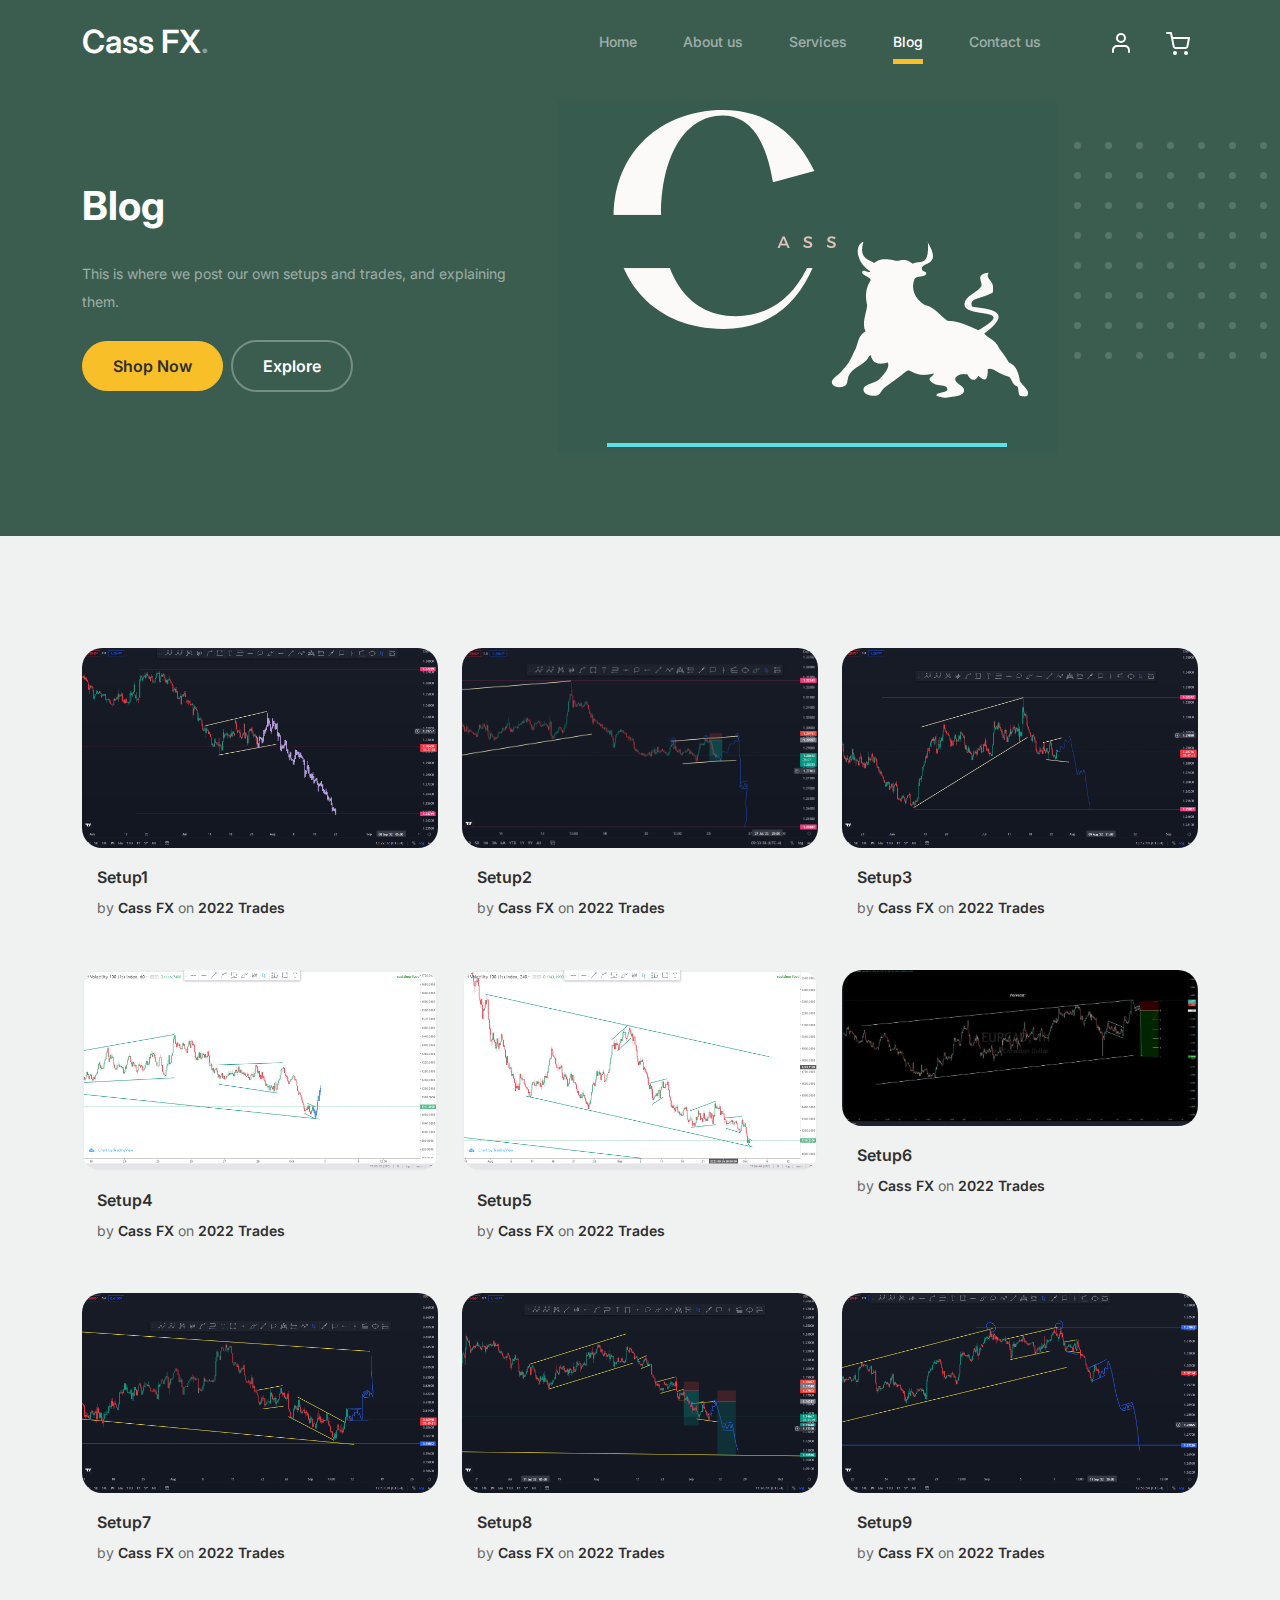
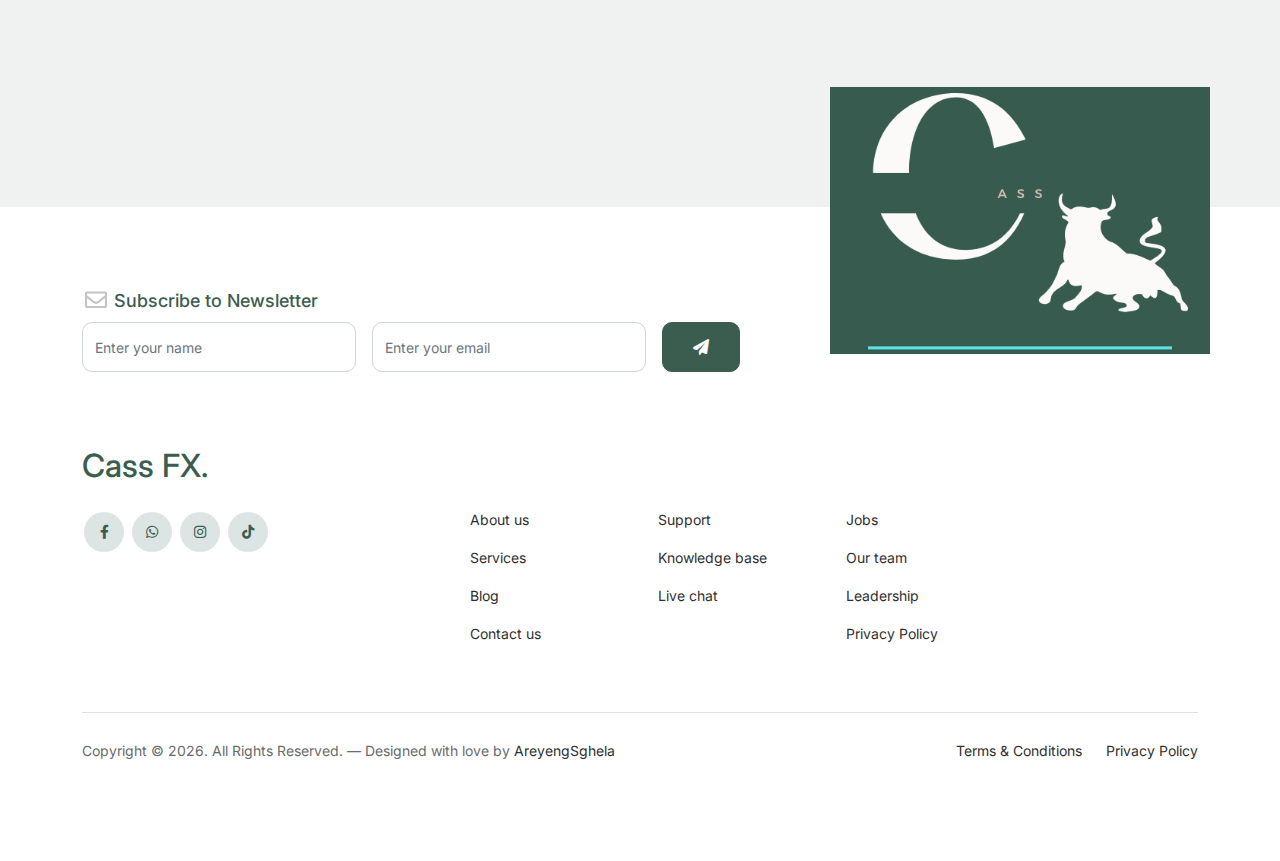
<file: blog.html>
<!doctype html>
<html lang="en">

<head>
    <meta charset="utf-8">
    <meta name="viewport" content="width=device-width, initial-scale=1, shrink-to-fit=no">
    <meta name="author" content="AreyengSghela">
    <link rel="shortcut icon" href="images/cass_logo.jpg">

    <meta name="description" content="" />
    <meta name="keywords" content="bootstrap, bootstrap4" />

    <!-- Bootstrap CSS -->
    <link href="css/bootstrap.min.css" rel="stylesheet">
    <link href="https://cdnjs.cloudflare.com/ajax/libs/font-awesome/6.0.0-beta3/css/all.min.css" rel="stylesheet">
    <link href="css/tiny-slider.css" rel="stylesheet">
    <link href="css/style.css" rel="stylesheet">
    <title>Cass FX Blog</title>
</head>

<body>

    <!-- Start Header/Navigation -->
    <nav class="custom-navbar navbar navbar navbar-expand-md navbar-dark bg-dark" arial-label="Furni navigation bar">

        <div class="container">
            <a class="navbar-brand" href="index.html">Cass FX<span>.</span></a>

            <button class="navbar-toggler" type="button" data-bs-toggle="collapse" data-bs-target="#navbarsFurni" aria-controls="navbarsFurni" aria-expanded="false" aria-label="Toggle navigation">
					<span class="navbar-toggler-icon"></span>
				</button>

            <div class="collapse navbar-collapse" id="navbarsFurni">
                <ul class="custom-navbar-nav navbar-nav ms-auto mb-2 mb-md-0">
                    <li class="nav-item">
                        <a class="nav-link" href="index.html">Home</a>
                    </li>
                    <li><a class="nav-link" href="about.html">About us</a></li>
                    <li><a class="nav-link" href="services.html">Services</a></li>
                    <li class="active"><a class="nav-link" href="blog.html">Blog</a></li>
                    <li><a class="nav-link" href="contact.html">Contact us</a></li>
                </ul>

                <ul class="custom-navbar-cta navbar-nav mb-2 mb-md-0 ms-5">
                    <li>
                        <a class="nav-link" href="#"><img src="images/user.svg"></a>
                    </li>
                    <li>
                        <a class="nav-link" href="cart.html"><img src="images/cart.svg"></a>
                    </li>
                </ul>
            </div>
        </div>

    </nav>
    <!-- End Header/Navigation -->

    <!-- Start Hero Section -->
    <div class="hero">
        <div class="container">
            <div class="row justify-content-between">
                <div class="col-lg-5">
                    <div class="intro-excerpt">
                        <h1>Blog</h1>
                        <p class="mb-4">This is where we post our own setups and trades, and explaining them.</p>
                        <p><a href="" class="btn btn-secondary me-2">Shop Now</a><a href="#" class="btn btn-white-outline">Explore</a></p>
                    </div>
                </div>
                <div class="col-lg-7">
                    <div class="hero-img-wrap">
                        <img src="images/cass_new_modified.png" class="img-fluid">
                    </div>
                </div>
            </div>
        </div>
    </div>
    <!-- End Hero Section -->

    <!-- Start Blog Section -->
    <div class="blog-section">
        <div class="container">

            <div class="row">

                <div class="col-12 col-sm-6 col-md-4 mb-5">
                    <div class="post-entry">
                        <a href="#" class="post-thumbnail"><img src="images/setup1.png" alt="Image" class="img-fluid"></a>
                        <div class="post-content-entry">
                            <h3><a href="#">Setup1</a></h3>
                            <div class="meta">
                                <span>by <a href="#">Cass FX</a></span> <span>on <a href="#">2022 Trades</a></span>
                            </div>
                        </div>
                    </div>
                </div>

                <div class="col-12 col-sm-6 col-md-4 mb-5">
                    <div class="post-entry">
                        <a href="#" class="post-thumbnail"><img src="images/setup2.png" alt="Image" class="img-fluid"></a>
                        <div class="post-content-entry">
                            <h3><a href="#">Setup2</a></h3>
                            <div class="meta">
                                <span>by <a href="#">Cass FX</a></span> <span>on <a href="#">2022 Trades</a></span>
                            </div>
                        </div>
                    </div>
                </div>

                <div class="col-12 col-sm-6 col-md-4 mb-5">
                    <div class="post-entry">
                        <a href="#" class="post-thumbnail"><img src="images/setup3.png" alt="Image" class="img-fluid"></a>
                        <div class="post-content-entry">
                            <h3><a href="#">Setup3</a></h3>
                            <div class="meta">
                                <span>by <a href="#">Cass FX</a></span> <span>on <a href="#">2022 Trades</a></span>
                            </div>
                        </div>
                    </div>
                </div>

                <div class="col-12 col-sm-6 col-md-4 mb-5">
                    <div class="post-entry">
                        <a href="#" class="post-thumbnail"><img src="images/setup6.png" alt="Image" class="img-fluid"></a>
                        <div class="post-content-entry">
                            <h3><a href="#">Setup4</a></h3>
                            <div class="meta">
                                <span>by <a href="#">Cass FX</a></span> <span>on <a href="#">2022 Trades</a></span>
                            </div>
                        </div>
                    </div>
                </div>

                <div class="col-12 col-sm-6 col-md-4 mb-5">
                    <div class="post-entry">
                        <a href="#" class="post-thumbnail"><img src="images/setup5.png" alt="Image" class="img-fluid"></a>
                        <div class="post-content-entry">
                            <h3><a href="#">Setup5</a></h3>
                            <div class="meta">
                                <span>by <a href="#">Cass FX</a></span> <span>on <a href="#">2022 Trades</a></span>
                            </div>
                        </div>
                    </div>
                </div>

                <div class="col-12 col-sm-6 col-md-4 mb-5">
                    <div class="post-entry">
                        <a href="#" class="post-thumbnail"><img src="images/setup7.jpg" alt="Image" class="img-fluid"></a>
                        <div class="post-content-entry">
                            <h3><a href="#">Setup6</a></h3>
                            <div class="meta">
                                <span>by <a href="#">Cass FX</a></span> <span>on <a href="#">2022 Trades</a></span>
                            </div>
                        </div>
                    </div>
                </div>

                <div class="col-12 col-sm-6 col-md-4 mb-5">
                    <div class="post-entry">
                        <a href="#" class="post-thumbnail"><img src="images/setup8.png" alt="Image" class="img-fluid"></a>
                        <div class="post-content-entry">
                            <h3><a href="#">Setup7</a></h3>
                            <div class="meta">
                                <span>by <a href="#">Cass FX</a></span> <span>on <a href="#">2022 Trades</a></span>
                            </div>
                        </div>
                    </div>
                </div>

                <div class="col-12 col-sm-6 col-md-4 mb-5">
                    <div class="post-entry">
                        <a href="#" class="post-thumbnail"><img src="images/setup9.png" alt="Image" class="img-fluid"></a>
                        <div class="post-content-entry">
                            <h3><a href="#">Setup8</a></h3>
                            <div class="meta">
                                <span>by <a href="#">Cass FX</a></span> <span>on <a href="#">2022 Trades</a></span>
                            </div>
                        </div>
                    </div>
                </div>

                <div class="col-12 col-sm-6 col-md-4 mb-5">
                    <div class="post-entry">
                        <a href="#" class="post-thumbnail"><img src="images/setup10.png" alt="Image" class="img-fluid"></a>
                        <div class="post-content-entry">
                            <h3><a href="#">Setup9</a></h3>
                            <div class="meta">
                                <span>by <a href="#">Cass FX</a></span> <span>on <a href="#">2022 Trades</a></span>
                            </div>
                        </div>
                    </div>
                </div>

            </div>
        </div>
    </div>
    <!-- End Blog Section -->

    <!-- Start Footer Section -->
    <footer class="footer-section">
        <div class="container relative">

            <div class="sofa-img">
                <img src="images/cass_new_modified.png" alt="Image" class="img-fluid">
            </div>

            <div class="row">
                <div class="col-lg-8">
                    <div class="subscription-form">
                        <h3 class="d-flex align-items-center"><span class="me-1"><img src="images/envelope-outline.svg" alt="Image" class="img-fluid"></span><span>Subscribe to Newsletter</span></h3>

                        <form action="#" class="row g-3">
                            <div class="col-auto">
                                <input type="text" class="form-control" placeholder="Enter your name">
                            </div>
                            <div class="col-auto">
                                <input type="email" class="form-control" placeholder="Enter your email">
                            </div>
                            <div class="col-auto">
                                <button class="btn btn-primary">
										<span class="fa fa-paper-plane"></span>
									</button>
                            </div>
                        </form>

                    </div>
                </div>
            </div>

            <div class="row g-5 mb-5">
                <div class="col-lg-4">
                    <div class="mb-4 footer-logo-wrap"><a href="#" class="footer-logo">Cass FX<span>.</span></a></div>
                    <ul class="list-unstyled custom-social">
                        <li><a href="https://web.facebook.com/cassfx"><span class="fa fa-brands fa-facebook-f"></span></a></li>
                        <li><a href="https://wa.me/message/U5WMALPD2A52N1"><span class="fa fa-brands fa-whatsapp"></span></a></li>
                        <li><a href="https://www.instagram.com/atang_cass/"><span class="fa fa-brands fa-instagram"></span></a></li>
                        <li><a href="https://www.tiktok.com/@atang_cass?is_from_webapp=1&sender_device=pc"><span class="fa fa-brands fa-tiktok"></span></a></li>
                    </ul>
                </div>

                <div class="col-lg-8">
                    <div class="row links-wrap">
                        <div class="col-6 col-sm-6 col-md-3">
                            <ul class="list-unstyled">
                                <li><a href="#">About us</a></li>
                                <li><a href="#">Services</a></li>
                                <li><a href="#">Blog</a></li>
                                <li><a href="#">Contact us</a></li>
                            </ul>
                        </div>

                        <div class="col-6 col-sm-6 col-md-3">
                            <ul class="list-unstyled">
                                <li><a href="#">Support</a></li>
                                <li><a href="#">Knowledge base</a></li>
                                <li><a href="#">Live chat</a></li>
                            </ul>
                        </div>

                        <div class="col-6 col-sm-6 col-md-3">
                            <ul class="list-unstyled">
                                <li><a href="#">Jobs</a></li>
                                <li><a href="#">Our team</a></li>
                                <li><a href="#">Leadership</a></li>
                                <li><a href="#">Privacy Policy</a></li>
                            </ul>
                        </div>

                        <div class="col-6 col-sm-6 col-md-3">
                            <ul class="list-unstyled">
                            </ul>
                        </div>
                    </div>
                </div>

            </div>

            <div class="border-top copyright">
                <div class="row pt-4">
                    <div class="col-lg-6">
                        <p class="mb-2 text-center text-lg-start">Copyright &copy;
                            <script>
                                document.write(new Date().getFullYear());
                            </script>. All Rights Reserved. &mdash; Designed with love by <a href="https://web.facebook.com/ProfessorMoneiBK">AreyengSghela</a>
                        </p>
                    </div>

                    <div class="col-lg-6 text-center text-lg-end">
                        <ul class="list-unstyled d-inline-flex ms-auto">
                            <li class="me-4"><a href="#">Terms &amp; Conditions</a></li>
                            <li><a href="#">Privacy Policy</a></li>
                        </ul>
                    </div>

                </div>
            </div>

        </div>
    </footer>
    <!-- End Footer Section -->


    <script src="js/bootstrap.bundle.min.js"></script>
    <script src="js/tiny-slider.js"></script>
    <script src="js/custom.js"></script>
</body>

</html>
</file>
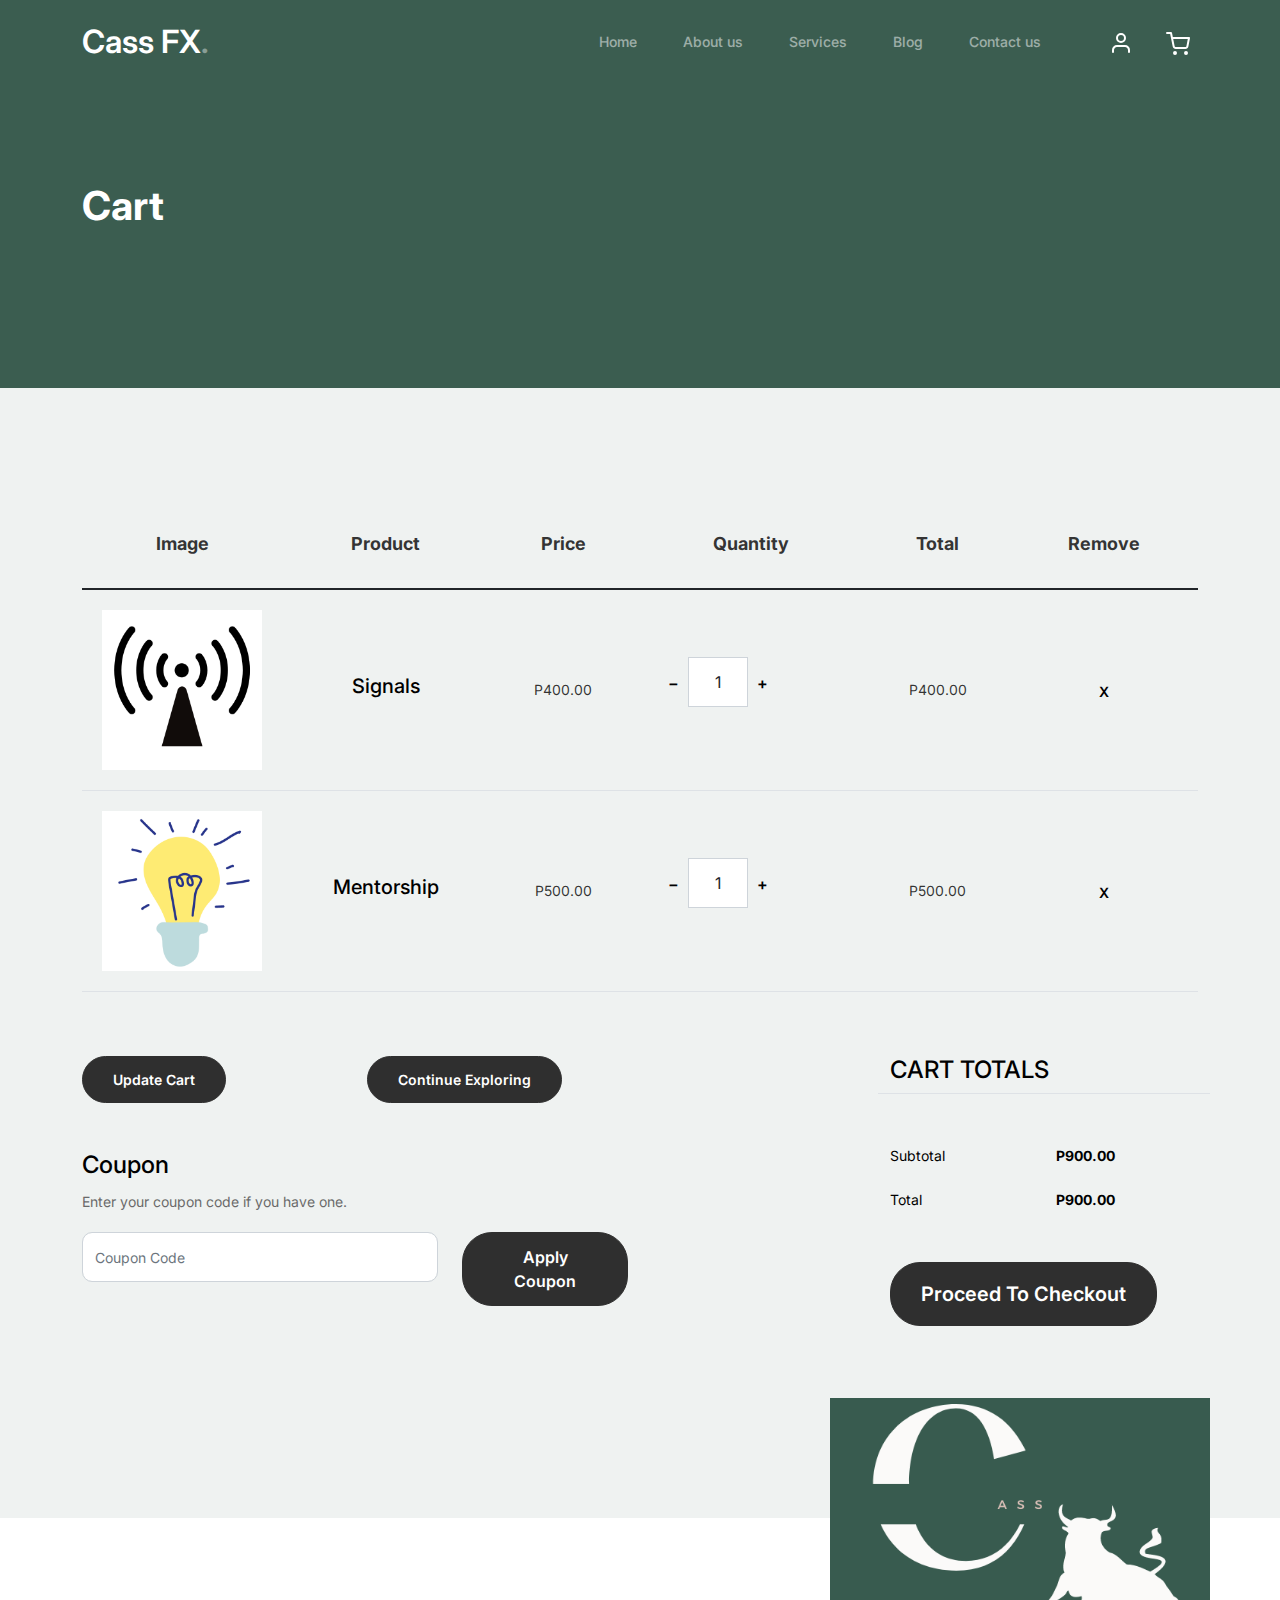
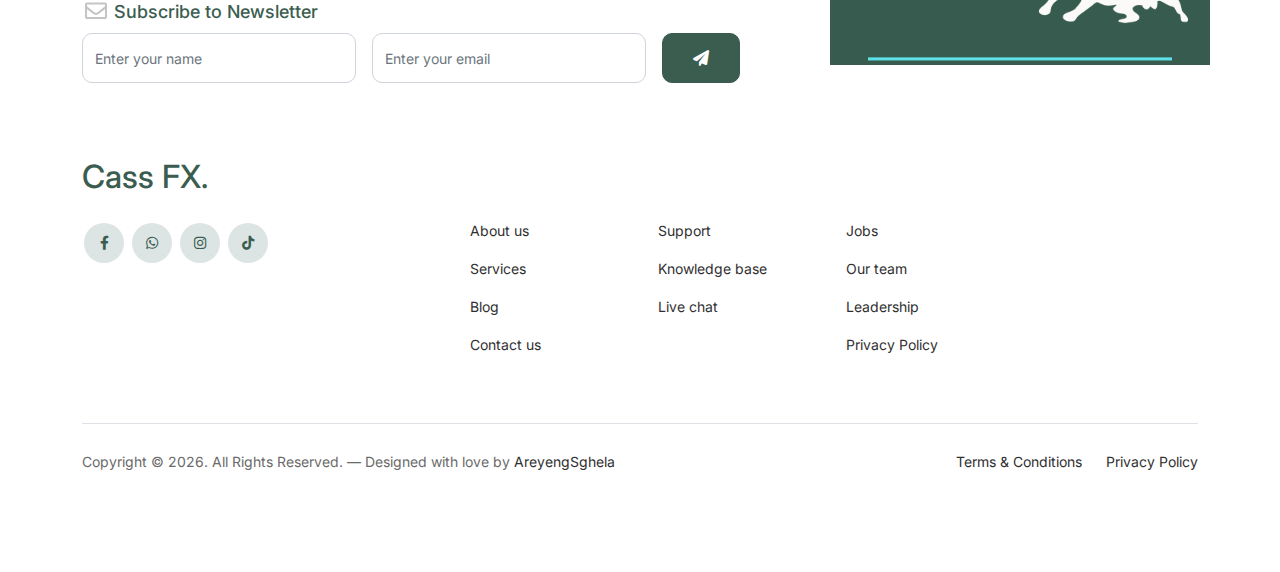
<file: cart.html>
<!doctype html>
<html lang="en">

<head>
    <meta charset="utf-8">
    <meta name="viewport" content="width=device-width, initial-scale=1, shrink-to-fit=no">
    <meta name="author" content="AreyengSghela">
    <link rel="shortcut icon" href="images/cass_logo.jpg">

    <meta name="description" content="" />
    <meta name="keywords" content="bootstrap, bootstrap4" />

    <!-- Bootstrap CSS -->
    <link href="css/bootstrap.min.css" rel="stylesheet">
    <link href="https://cdnjs.cloudflare.com/ajax/libs/font-awesome/6.0.0-beta3/css/all.min.css" rel="stylesheet">
    <link href="css/tiny-slider.css" rel="stylesheet">
    <link href="css/style.css" rel="stylesheet">
    <title>Cart Cass FX</title>
</head>

<body>
    <!-- Start Header/Navigation -->
    <nav class="custom-navbar navbar navbar navbar-expand-md navbar-dark bg-dark" arial-label="Furni navigation bar">

        <div class="container">
            <a class="navbar-brand" href="index.html">Cass FX<span>.</span></a>

            <button class="navbar-toggler" type="button" data-bs-toggle="collapse" data-bs-target="#navbarsFurni" aria-controls="navbarsFurni" aria-expanded="false" aria-label="Toggle navigation">
					<span class="navbar-toggler-icon"></span>
				</button>

            <div class="collapse navbar-collapse" id="navbarsFurni">
                <ul class="custom-navbar-nav navbar-nav ms-auto mb-2 mb-md-0">
                    <li class="nav-item ">
                        <a class="nav-link" href="index.html">Home</a></li>
                    <li><a class="nav-link" href="about.html">About us</a></li>
                    <li><a class="nav-link" href="services.html">Services</a></li>
                    <li><a class="nav-link" href="blog.html">Blog</a></li>
                    <li><a class="nav-link" href="contact.html">Contact us</a></li>
                </ul>

                <ul class="custom-navbar-cta navbar-nav mb-2 mb-md-0 ms-5">
                    <li>
                        <a class="nav-link" href="#"><img src="images/user.svg"></a>
                    </li>
                    <li>
                        <a class="nav-link" href="cart.html"><img src="images/cart.svg"></a>
                    </li>
                </ul>
            </div>
        </div>

    </nav>
    <!-- End Header/Navigation -->

    <!-- Start Hero Section -->
    <div class="hero">
        <div class="container">
            <div class="row justify-content-between">
                <div class="col-lg-5">
                    <div class="intro-excerpt">
                        <h1>Cart</h1>
                    </div>
                </div>
                <div class="col-lg-7">

                </div>
            </div>
        </div>
    </div>
    <!-- End Hero Section -->



    <div class="untree_co-section before-footer-section">
        <div class="container">
            <div class="row mb-5">
                <form class="col-md-12" method="post">
                    <div class="site-blocks-table">
                        <table class="table">
                            <thead>
                                <tr>
                                    <th class="product-thumbnail">Image</th>
                                    <th class="product-name">Product</th>
                                    <th class="product-price">Price</th>
                                    <th class="product-quantity">Quantity</th>
                                    <th class="product-total">Total</th>
                                    <th class="product-remove">Remove</th>
                                </tr>
                            </thead>
                            <tbody>
                                <tr>
                                    <td class="product-thumbnail">
                                        <img src="images/signal.png" alt="Image" class="img-fluid">
                                    </td>
                                    <td class="product-name">
                                        <h2 class="h5 text-black">Signals</h2>
                                    </td>
                                    <td>P400.00</td>
                                    <td>
                                        <div class="input-group mb-3 d-flex align-items-center quantity-container" style="max-width: 120px;">
                                            <div class="input-group-prepend">
                                                <button class="btn btn-outline-black decrease" type="button">&minus;</button>
                                            </div>
                                            <input type="text" class="form-control text-center quantity-amount" value="1" placeholder="" aria-label="Example text with button addon" aria-describedby="button-addon1">
                                            <div class="input-group-append">
                                                <button class="btn btn-outline-black increase" type="button">&plus;</button>
                                            </div>
                                        </div>

                                    </td>
                                    <td>P400.00</td>
                                    <td><a href="#" class="btn btn-black btn-sm">X</a></td>
                                </tr>

                                <tr>
                                    <td class="product-thumbnail">
                                        <img src="images/mentorship.png" alt="Image" class="img-fluid">
                                    </td>
                                    <td class="product-name">
                                        <h2 class="h5 text-black">Mentorship</h2>
                                    </td>
                                    <td>P500.00</td>
                                    <td>
                                        <div class="input-group mb-3 d-flex align-items-center quantity-container" style="max-width: 120px;">
                                            <div class="input-group-prepend">
                                                <button class="btn btn-outline-black decrease" type="button">&minus;</button>
                                            </div>
                                            <input type="text" class="form-control text-center quantity-amount" value="1" placeholder="" aria-label="Example text with button addon" aria-describedby="button-addon1">
                                            <div class="input-group-append">
                                                <button class="btn btn-outline-black increase" type="button">&plus;</button>
                                            </div>
                                        </div>

                                    </td>
                                    <td>P500.00</td>
                                    <td><a href="#" class="btn btn-black btn-sm">X</a></td>
                                </tr>
                            </tbody>
                        </table>
                    </div>
                </form>
            </div>

            <div class="row">
                <div class="col-md-6">
                    <div class="row mb-5">
                        <div class="col-md-6 mb-3 mb-md-0">
                            <button class="btn btn-black btn-sm btn-block">Update Cart</button>
                        </div>
                        <div class="col-md-6">
                            <button class="btn btn-outline-black btn-sm btn-block">Continue Exploring</button>
                        </div>
                    </div>
                    <div class="row">
                        <div class="col-md-12">
                            <label class="text-black h4" for="coupon">Coupon</label>
                            <p>Enter your coupon code if you have one.</p>
                        </div>
                        <div class="col-md-8 mb-3 mb-md-0">
                            <input type="text" class="form-control py-3" id="coupon" placeholder="Coupon Code">
                        </div>
                        <div class="col-md-4">
                            <button class="btn btn-black">Apply Coupon</button>
                        </div>
                    </div>
                </div>
                <div class="col-md-6 pl-5">
                    <div class="row justify-content-end">
                        <div class="col-md-7">
                            <div class="row">
                                <div class="col-md-12 text-right border-bottom mb-5">
                                    <h3 class="text-black h4 text-uppercase">Cart Totals</h3>
                                </div>
                            </div>
                            <div class="row mb-3">
                                <div class="col-md-6">
                                    <span class="text-black">Subtotal</span>
                                </div>
                                <div class="col-md-6 text-right">
                                    <strong class="text-black">P900.00</strong>
                                </div>
                            </div>
                            <div class="row mb-5">
                                <div class="col-md-6">
                                    <span class="text-black">Total</span>
                                </div>
                                <div class="col-md-6 text-right">
                                    <strong class="text-black">P900.00</strong>
                                </div>
                            </div>

                            <div class="row">
                                <div class="col-md-12">
                                    <button class="btn btn-black btn-lg py-3 btn-block" onclick="window.location='checkout.html'">Proceed To Checkout</button>
                                </div>
                            </div>
                        </div>
                    </div>
                </div>
            </div>
        </div>
    </div>


    <!-- Start Footer Section -->
    <footer class="footer-section">
        <div class="container relative">

            <div class="sofa-img">
                <img src="images/cass_new_modified.png" alt="Image" class="img-fluid">
            </div>

            <div class="row">
                <div class="col-lg-8">
                    <div class="subscription-form">
                        <h3 class="d-flex align-items-center"><span class="me-1"><img src="images/envelope-outline.svg" alt="Image" class="img-fluid"></span><span>Subscribe to Newsletter</span></h3>

                        <form action="#" class="row g-3">
                            <div class="col-auto">
                                <input type="text" class="form-control" placeholder="Enter your name">
                            </div>
                            <div class="col-auto">
                                <input type="email" class="form-control" placeholder="Enter your email">
                            </div>
                            <div class="col-auto">
                                <button class="btn btn-primary">
										<span class="fa fa-paper-plane"></span>
									</button>
                            </div>
                        </form>

                    </div>
                </div>
            </div>

            <div class="row g-5 mb-5">
                <div class="col-lg-4">
                    <div class="mb-4 footer-logo-wrap"><a href="#" class="footer-logo">Cass FX<span>.</span></a></div>
                    <ul class="list-unstyled custom-social">
                        <li><a href="https://web.facebook.com/cassfx"><span class="fa fa-brands fa-facebook-f"></span></a></li>
                        <li><a href="https://wa.me/message/U5WMALPD2A52N1"><span class="fa fa-brands fa-whatsapp"></span></a></li>
                        <li><a href="https://www.instagram.com/atang_cass/"><span class="fa fa-brands fa-instagram"></span></a></li>
                        <li><a href="https://www.tiktok.com/@atang_cass?is_from_webapp=1&sender_device=pc"><span class="fa fa-brands fa-tiktok"></span></a></li>

                    </ul>
                </div>

                <div class="col-lg-8">
                    <div class="row links-wrap">
                        <div class="col-6 col-sm-6 col-md-3">
                            <ul class="list-unstyled">
                                <li><a href="#">About us</a></li>
                                <li><a href="#">Services</a></li>
                                <li><a href="#">Blog</a></li>
                                <li><a href="#">Contact us</a></li>
                            </ul>
                        </div>

                        <div class="col-6 col-sm-6 col-md-3">
                            <ul class="list-unstyled">
                                <li><a href="#">Support</a></li>
                                <li><a href="#">Knowledge base</a></li>
                                <li><a href="#">Live chat</a></li>
                            </ul>
                        </div>

                        <div class="col-6 col-sm-6 col-md-3">
                            <ul class="list-unstyled">
                                <li><a href="#">Jobs</a></li>
                                <li><a href="#">Our team</a></li>
                                <li><a href="#">Leadership</a></li>
                                <li><a href="#">Privacy Policy</a></li>
                            </ul>
                        </div>

                        <div class="col-6 col-sm-6 col-md-3">
                            <ul class="list-unstyled">
                            </ul>
                        </div>
                    </div>
                </div>

            </div>

            <div class="border-top copyright">
                <div class="row pt-4">
                    <div class="col-lg-6">
                        <p class="mb-2 text-center text-lg-start">Copyright &copy;
                            <script>
                                document.write(new Date().getFullYear());
                            </script>. All Rights Reserved. &mdash; Designed with love by <a href="https://web.facebook.com/ProfessorMoneiBK">AreyengSghela</a>
                        </p>
                    </div>

                    <div class="col-lg-6 text-center text-lg-end">
                        <ul class="list-unstyled d-inline-flex ms-auto">
                            <li class="me-4"><a href="#">Terms &amp; Conditions</a></li>
                            <li><a href="#">Privacy Policy</a></li>
                        </ul>
                    </div>

                </div>
            </div>

        </div>
    </footer>
    <!-- End Footer Section -->


    <script src="js/bootstrap.bundle.min.js"></script>
    <script src="js/tiny-slider.js"></script>
    <script src="js/custom.js"></script>
</body>

</html>
</file>
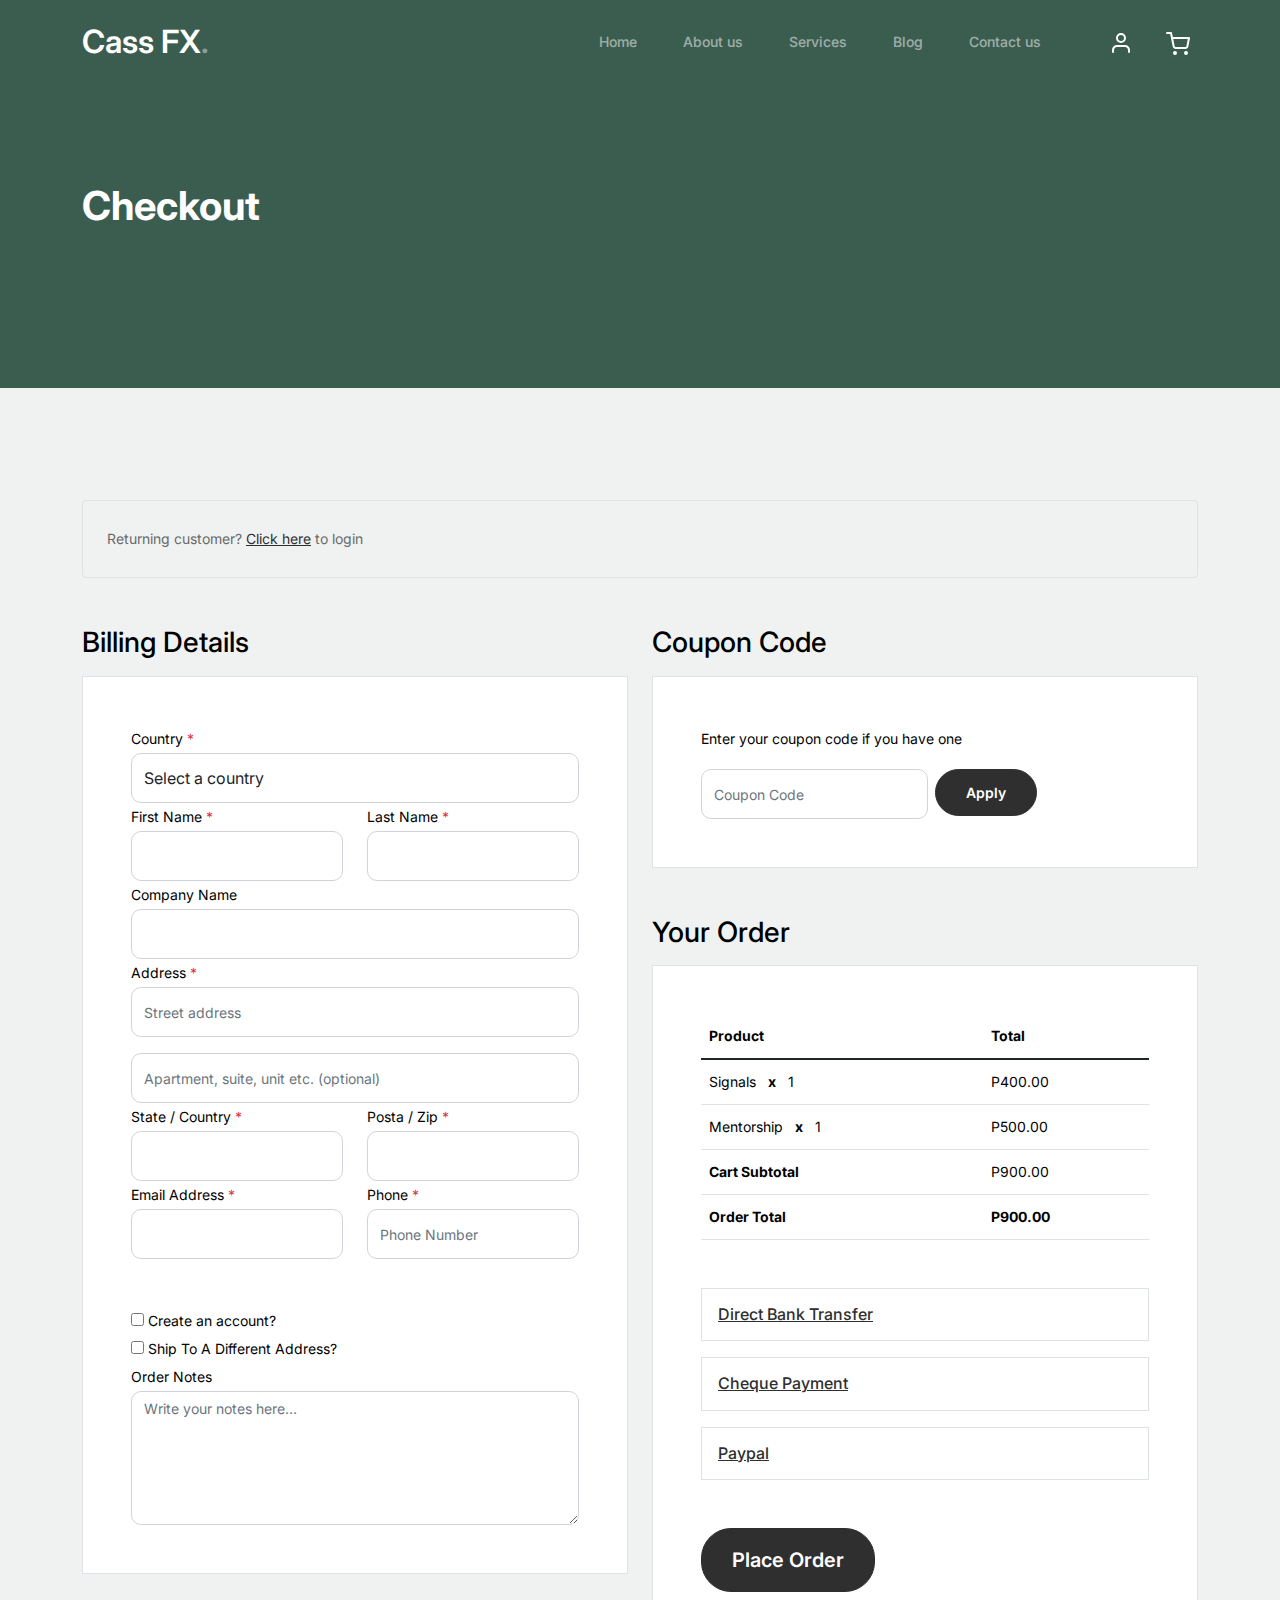
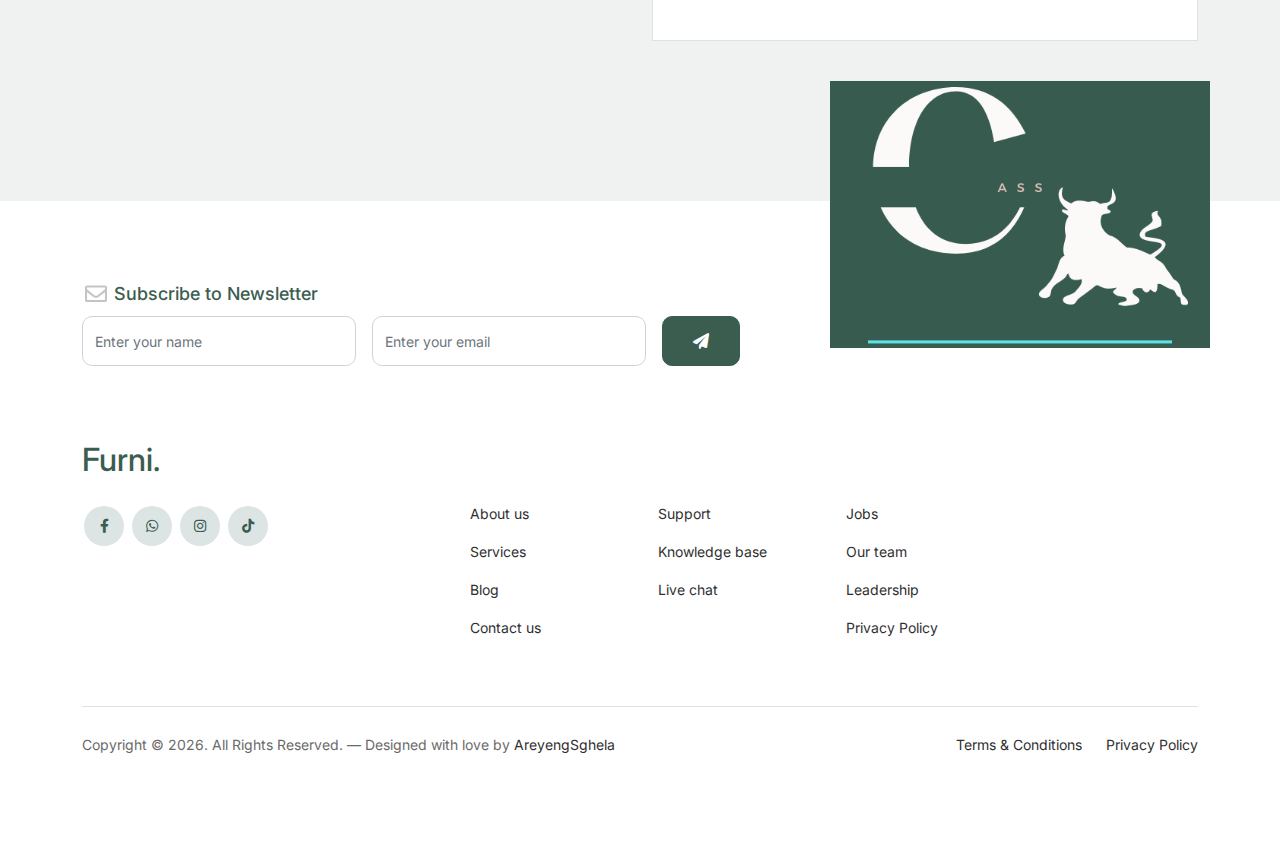
<file: checkout.html>
<!doctype html>
<html lang="en">

<head>
    <meta charset="utf-8">
    <meta name="viewport" content="width=device-width, initial-scale=1, shrink-to-fit=no">
    <meta name="author" content="AreyengSghela">
    <link rel="shortcut icon" href="images/cass_logo.jpg">

    <meta name="description" content="" />
    <meta name="keywords" content="bootstrap, bootstrap4" />

    <!-- Bootstrap CSS -->
    <link href="css/bootstrap.min.css" rel="stylesheet">
    <link href="https://cdnjs.cloudflare.com/ajax/libs/font-awesome/6.0.0-beta3/css/all.min.css" rel="stylesheet">
    <link href="css/tiny-slider.css" rel="stylesheet">
    <link href="css/style.css" rel="stylesheet">
    <title>Check Out </title>
</head>

<body>

    <!-- Start Header/Navigation -->
    <nav class="custom-navbar navbar navbar navbar-expand-md navbar-dark bg-dark" arial-label="Furni navigation bar">

        <div class="container">
            <a class="navbar-brand" href="index.html">Cass FX<span>.</span></a>

            <button class="navbar-toggler" type="button" data-bs-toggle="collapse" data-bs-target="#navbarsFurni" aria-controls="navbarsFurni" aria-expanded="false" aria-label="Toggle navigation">
					<span class="navbar-toggler-icon"></span>
				</button>

            <div class="collapse navbar-collapse" id="navbarsFurni">
                <ul class="custom-navbar-nav navbar-nav ms-auto mb-2 mb-md-0">
                    <li class="nav-item ">
                        <a class="nav-link" href="index.html">Home</a>
                    </li>
                    <li><a class="nav-link" href="about.html">About us</a></li>
                    <li><a class="nav-link" href="services.html">Services</a></li>
                    <li><a class="nav-link" href="blog.html">Blog</a></li>
                    <li><a class="nav-link" href="contact.html">Contact us</a></li>
                </ul>

                <ul class="custom-navbar-cta navbar-nav mb-2 mb-md-0 ms-5">
                    <li>
                        <a class="nav-link" href="#"><img src="images/user.svg"></a>
                    </li>
                    <li>
                        <a class="nav-link" href="cart.html"><img src="images/cart.svg"></a>
                    </li>
                </ul>
            </div>
        </div>

    </nav>
    <!-- End Header/Navigation -->

    <!-- Start Hero Section -->
    <div class="hero">
        <div class="container">
            <div class="row justify-content-between">
                <div class="col-lg-5">
                    <div class="intro-excerpt">
                        <h1>Checkout</h1>
                    </div>
                </div>
                <div class="col-lg-7">

                </div>
            </div>
        </div>
    </div>
    <!-- End Hero Section -->

    <div class="untree_co-section">
        <div class="container">
            <div class="row mb-5">
                <div class="col-md-12">
                    <div class="border p-4 rounded" role="alert">
                        Returning customer? <a href="#">Click here</a> to login
                    </div>
                </div>
            </div>
            <div class="row">
                <div class="col-md-6 mb-5 mb-md-0">
                    <h2 class="h3 mb-3 text-black">Billing Details</h2>
                    <div class="p-3 p-lg-5 border bg-white">
                        <div class="form-group">
                            <label for="c_country" class="text-black">Country <span class="text-danger">*</span></label>
                            <select id="c_country" class="form-control">
		                <option value="1">Select a country</option>    
		                <option value="2">bangladesh</option>    
		                <option value="3">Algeria</option>    
		                <option value="4">Afghanistan</option>    
		                <option value="5">Ghana</option>    
						<option value="10">Botswana</option>  
		                <option value="6">Albania</option>    
		                <option value="7">Bahrain</option>    
		                <option value="8">Colombia</option>    
		                <option value="9">Dominican Republic</option>    
		              </select>
                        </div>
                        <div class="form-group row">
                            <div class="col-md-6">
                                <label for="c_fname" class="text-black">First Name <span class="text-danger">*</span></label>
                                <input type="text" class="form-control" id="c_fname" name="c_fname">
                            </div>
                            <div class="col-md-6">
                                <label for="c_lname" class="text-black">Last Name <span class="text-danger">*</span></label>
                                <input type="text" class="form-control" id="c_lname" name="c_lname">
                            </div>
                        </div>

                        <div class="form-group row">
                            <div class="col-md-12">
                                <label for="c_companyname" class="text-black">Company Name </label>
                                <input type="text" class="form-control" id="c_companyname" name="c_companyname">
                            </div>
                        </div>

                        <div class="form-group row">
                            <div class="col-md-12">
                                <label for="c_address" class="text-black">Address <span class="text-danger">*</span></label>
                                <input type="text" class="form-control" id="c_address" name="c_address" placeholder="Street address">
                            </div>
                        </div>

                        <div class="form-group mt-3">
                            <input type="text" class="form-control" placeholder="Apartment, suite, unit etc. (optional)">
                        </div>

                        <div class="form-group row">
                            <div class="col-md-6">
                                <label for="c_state_country" class="text-black">State / Country <span class="text-danger">*</span></label>
                                <input type="text" class="form-control" id="c_state_country" name="c_state_country">
                            </div>
                            <div class="col-md-6">
                                <label for="c_postal_zip" class="text-black">Posta / Zip <span class="text-danger">*</span></label>
                                <input type="text" class="form-control" id="c_postal_zip" name="c_postal_zip">
                            </div>
                        </div>

                        <div class="form-group row mb-5">
                            <div class="col-md-6">
                                <label for="c_email_address" class="text-black">Email Address <span class="text-danger">*</span></label>
                                <input type="text" class="form-control" id="c_email_address" name="c_email_address">
                            </div>
                            <div class="col-md-6">
                                <label for="c_phone" class="text-black">Phone <span class="text-danger">*</span></label>
                                <input type="text" class="form-control" id="c_phone" name="c_phone" placeholder="Phone Number">
                            </div>
                        </div>

                        <div class="form-group">
                            <label for="c_create_account" class="text-black" data-bs-toggle="collapse" href="#create_an_account" role="button" aria-expanded="false" aria-controls="create_an_account"><input type="checkbox" value="1" id="c_create_account"> Create an account?</label>
                            <div class="collapse" id="create_an_account">
                                <div class="py-2 mb-4">
                                    <p class="mb-3">Create an account by entering the information below. If you are a returning customer please login at the top of the page.</p>
                                    <div class="form-group">
                                        <label for="c_account_password" class="text-black">Account Password</label>
                                        <input type="email" class="form-control" id="c_account_password" name="c_account_password" placeholder="">
                                    </div>
                                </div>
                            </div>
                        </div>


                        <div class="form-group">
                            <label for="c_ship_different_address" class="text-black" data-bs-toggle="collapse" href="#ship_different_address" role="button" aria-expanded="false" aria-controls="ship_different_address"><input type="checkbox" value="1" id="c_ship_different_address"> Ship To A Different Address?</label>
                            <div class="collapse" id="ship_different_address">
                                <div class="py-2">

                                    <div class="form-group">
                                        <label for="c_diff_country" class="text-black">Country <span class="text-danger">*</span></label>
                                        <select id="c_diff_country" class="form-control">
		                      <option value="1">Select a country</option>    
		                      <option value="2">bangladesh</option>    
		                      <option value="3">Algeria</option>    
		                      <option value="4">Afghanistan</option>    
		                      <option value="5">Ghana</option>    
		                      <option value="6">Albania</option>    
		                      <option value="7">Bahrain</option>    
		                      <option value="8">Colombia</option>    
		                      <option value="9">Dominican Republic</option>  
							  <option value="10">Botswana</option>    
		                    </select>
                                    </div>


                                    <div class="form-group row">
                                        <div class="col-md-6">
                                            <label for="c_diff_fname" class="text-black">First Name <span class="text-danger">*</span></label>
                                            <input type="text" class="form-control" id="c_diff_fname" name="c_diff_fname">
                                        </div>
                                        <div class="col-md-6">
                                            <label for="c_diff_lname" class="text-black">Last Name <span class="text-danger">*</span></label>
                                            <input type="text" class="form-control" id="c_diff_lname" name="c_diff_lname">
                                        </div>
                                    </div>

                                    <div class="form-group row">
                                        <div class="col-md-12">
                                            <label for="c_diff_companyname" class="text-black">Company Name </label>
                                            <input type="text" class="form-control" id="c_diff_companyname" name="c_diff_companyname">
                                        </div>
                                    </div>

                                    <div class="form-group row  mb-3">
                                        <div class="col-md-12">
                                            <label for="c_diff_address" class="text-black">Address <span class="text-danger">*</span></label>
                                            <input type="text" class="form-control" id="c_diff_address" name="c_diff_address" placeholder="Street address">
                                        </div>
                                    </div>

                                    <div class="form-group">
                                        <input type="text" class="form-control" placeholder="Apartment, suite, unit etc. (optional)">
                                    </div>

                                    <div class="form-group row">
                                        <div class="col-md-6">
                                            <label for="c_diff_state_country" class="text-black">State / Country <span class="text-danger">*</span></label>
                                            <input type="text" class="form-control" id="c_diff_state_country" name="c_diff_state_country">
                                        </div>
                                        <div class="col-md-6">
                                            <label for="c_diff_postal_zip" class="text-black">Posta / Zip <span class="text-danger">*</span></label>
                                            <input type="text" class="form-control" id="c_diff_postal_zip" name="c_diff_postal_zip">
                                        </div>
                                    </div>

                                    <div class="form-group row mb-5">
                                        <div class="col-md-6">
                                            <label for="c_diff_email_address" class="text-black">Email Address <span class="text-danger">*</span></label>
                                            <input type="text" class="form-control" id="c_diff_email_address" name="c_diff_email_address">
                                        </div>
                                        <div class="col-md-6">
                                            <label for="c_diff_phone" class="text-black">Phone <span class="text-danger">*</span></label>
                                            <input type="text" class="form-control" id="c_diff_phone" name="c_diff_phone" placeholder="Phone Number">
                                        </div>
                                    </div>

                                </div>

                            </div>
                        </div>

                        <div class="form-group">
                            <label for="c_order_notes" class="text-black">Order Notes</label>
                            <textarea name="c_order_notes" id="c_order_notes" cols="30" rows="5" class="form-control" placeholder="Write your notes here..."></textarea>
                        </div>

                    </div>
                </div>
                <div class="col-md-6">

                    <div class="row mb-5">
                        <div class="col-md-12">
                            <h2 class="h3 mb-3 text-black">Coupon Code</h2>
                            <div class="p-3 p-lg-5 border bg-white">

                                <label for="c_code" class="text-black mb-3">Enter your coupon code if you have one</label>
                                <div class="input-group w-75 couponcode-wrap">
                                    <input type="text" class="form-control me-2" id="c_code" placeholder="Coupon Code" aria-label="Coupon Code" aria-describedby="button-addon2">
                                    <div class="input-group-append">
                                        <button class="btn btn-black btn-sm" type="button" id="button-addon2">Apply</button>
                                    </div>
                                </div>

                            </div>
                        </div>
                    </div>

                    <div class="row mb-5">
                        <div class="col-md-12">
                            <h2 class="h3 mb-3 text-black">Your Order</h2>
                            <div class="p-3 p-lg-5 border bg-white">
                                <table class="table site-block-order-table mb-5">
                                    <thead>
                                        <th>Product</th>
                                        <th>Total</th>
                                    </thead>
                                    <tbody>
                                        <tr>
                                            <td>Signals <strong class="mx-2">x</strong> 1</td>
                                            <td>P400.00</td>
                                        </tr>
                                        <tr>
                                            <td>Mentorship <strong class="mx-2">x</strong> 1</td>
                                            <td>P500.00</td>
                                        </tr>
                                        <tr>
                                            <td class="text-black font-weight-bold"><strong>Cart Subtotal</strong></td>
                                            <td class="text-black">P900.00</td>
                                        </tr>
                                        <tr>
                                            <td class="text-black font-weight-bold"><strong>Order Total</strong></td>
                                            <td class="text-black font-weight-bold"><strong>P900.00</strong></td>
                                        </tr>
                                    </tbody>
                                </table>

                                <div class="border p-3 mb-3">
                                    <h3 class="h6 mb-0"><a class="d-block" data-bs-toggle="collapse" href="#collapsebank" role="button" aria-expanded="false" aria-controls="collapsebank">Direct Bank Transfer</a></h3>

                                    <div class="collapse" id="collapsebank">
                                        <div class="py-2">
                                            <p class="mb-0">Make your payment directly into our bank account. Please use your Order ID as the payment reference. Your order won’t be shipped until the funds have cleared in our account.</p>
                                        </div>
                                    </div>
                                </div>

                                <div class="border p-3 mb-3">
                                    <h3 class="h6 mb-0"><a class="d-block" data-bs-toggle="collapse" href="#collapsecheque" role="button" aria-expanded="false" aria-controls="collapsecheque">Cheque Payment</a></h3>

                                    <div class="collapse" id="collapsecheque">
                                        <div class="py-2">
                                            <p class="mb-0">Make your payment directly into our bank account. Please use your Order ID as the payment reference. Your order won’t be shipped until the funds have cleared in our account.</p>
                                        </div>
                                    </div>
                                </div>

                                <div class="border p-3 mb-5">
                                    <h3 class="h6 mb-0"><a class="d-block" data-bs-toggle="collapse" href="#collapsepaypal" role="button" aria-expanded="false" aria-controls="collapsepaypal">Paypal</a></h3>

                                    <div class="collapse" id="collapsepaypal">
                                        <div class="py-2">
                                            <p class="mb-0">Make your payment directly into our bank account. Please use your Order ID as the payment reference. Your order won’t be shipped until the funds have cleared in our account.</p>
                                        </div>
                                    </div>
                                </div>

                                <div class="form-group">
                                    <button class="btn btn-black btn-lg py-3 btn-block" onclick="window.location='thankyou.html'">Place Order</button>
                                </div>

                            </div>
                        </div>
                    </div>

                </div>
            </div>
            <!-- </form> -->
        </div>
    </div>

    <!-- Start Footer Section -->
    <footer class="footer-section">
        <div class="container relative">

            <div class="sofa-img">
                <img src="images/cass_new_modified.png" alt="Image" class="img-fluid">
            </div>

            <div class="row">
                <div class="col-lg-8">
                    <div class="subscription-form">
                        <h3 class="d-flex align-items-center"><span class="me-1"><img src="images/envelope-outline.svg" alt="Image" class="img-fluid"></span><span>Subscribe to Newsletter</span></h3>

                        <form action="#" class="row g-3">
                            <div class="col-auto">
                                <input type="text" class="form-control" placeholder="Enter your name">
                            </div>
                            <div class="col-auto">
                                <input type="email" class="form-control" placeholder="Enter your email">
                            </div>
                            <div class="col-auto">
                                <button class="btn btn-primary">
										<span class="fa fa-paper-plane"></span>
									</button>
                            </div>
                        </form>

                    </div>
                </div>
            </div>

            <div class="row g-5 mb-5">
                <div class="col-lg-4">
                    <div class="mb-4 footer-logo-wrap"><a href="#" class="footer-logo">Furni<span>.</span></a></div>

                    <ul class="list-unstyled custom-social">
                        <li><a href="https://web.facebook.com/cassfx"><span class="fa fa-brands fa-facebook-f"></span></a></li>
                        <li><a href="https://wa.me/message/U5WMALPD2A52N1"><span class="fa fa-brands fa-whatsapp"></span></a></li>
                        <li><a href="https://www.instagram.com/atang_cass/"><span class="fa fa-brands fa-instagram"></span></a></li>
                        <li><a href="https://www.tiktok.com/@atang_cass?is_from_webapp=1&sender_device=pc"><span class="fa fa-brands fa-tiktok"></span></a></li>
                    </ul>
                </div>

                <div class="col-lg-8">
                    <div class="row links-wrap">
                        <div class="col-6 col-sm-6 col-md-3">
                            <ul class="list-unstyled">
                                <li><a href="#">About us</a></li>
                                <li><a href="#">Services</a></li>
                                <li><a href="#">Blog</a></li>
                                <li><a href="#">Contact us</a></li>
                            </ul>
                        </div>

                        <div class="col-6 col-sm-6 col-md-3">
                            <ul class="list-unstyled">
                                <li><a href="#">Support</a></li>
                                <li><a href="#">Knowledge base</a></li>
                                <li><a href="#">Live chat</a></li>
                            </ul>
                        </div>

                        <div class="col-6 col-sm-6 col-md-3">
                            <ul class="list-unstyled">
                                <li><a href="#">Jobs</a></li>
                                <li><a href="#">Our team</a></li>
                                <li><a href="#">Leadership</a></li>
                                <li><a href="#">Privacy Policy</a></li>
                            </ul>
                        </div>

                        <div class="col-6 col-sm-6 col-md-3">
                            <ul class="list-unstyled">
                            </ul>
                        </div>
                    </div>
                </div>

            </div>

            <div class="border-top copyright">
                <div class="row pt-4">
                    <div class="col-lg-6">
                        <p class="mb-2 text-center text-lg-start">Copyright &copy;
                            <script>
                                document.write(new Date().getFullYear());
                            </script>. All Rights Reserved. &mdash; Designed with love by <a href="https://web.facebook.com/ProfessorMoneiBK">AreyengSghela</a>

                        </p>
                    </div>

                    <div class="col-lg-6 text-center text-lg-end">
                        <ul class="list-unstyled d-inline-flex ms-auto">
                            <li class="me-4"><a href="#">Terms &amp; Conditions</a></li>
                            <li><a href="#">Privacy Policy</a></li>
                        </ul>
                    </div>

                </div>
            </div>

        </div>
    </footer>
    <!-- End Footer Section -->


    <script src="js/bootstrap.bundle.min.js"></script>
    <script src="js/tiny-slider.js"></script>
    <script src="js/custom.js"></script>
</body>

</html>
</file>
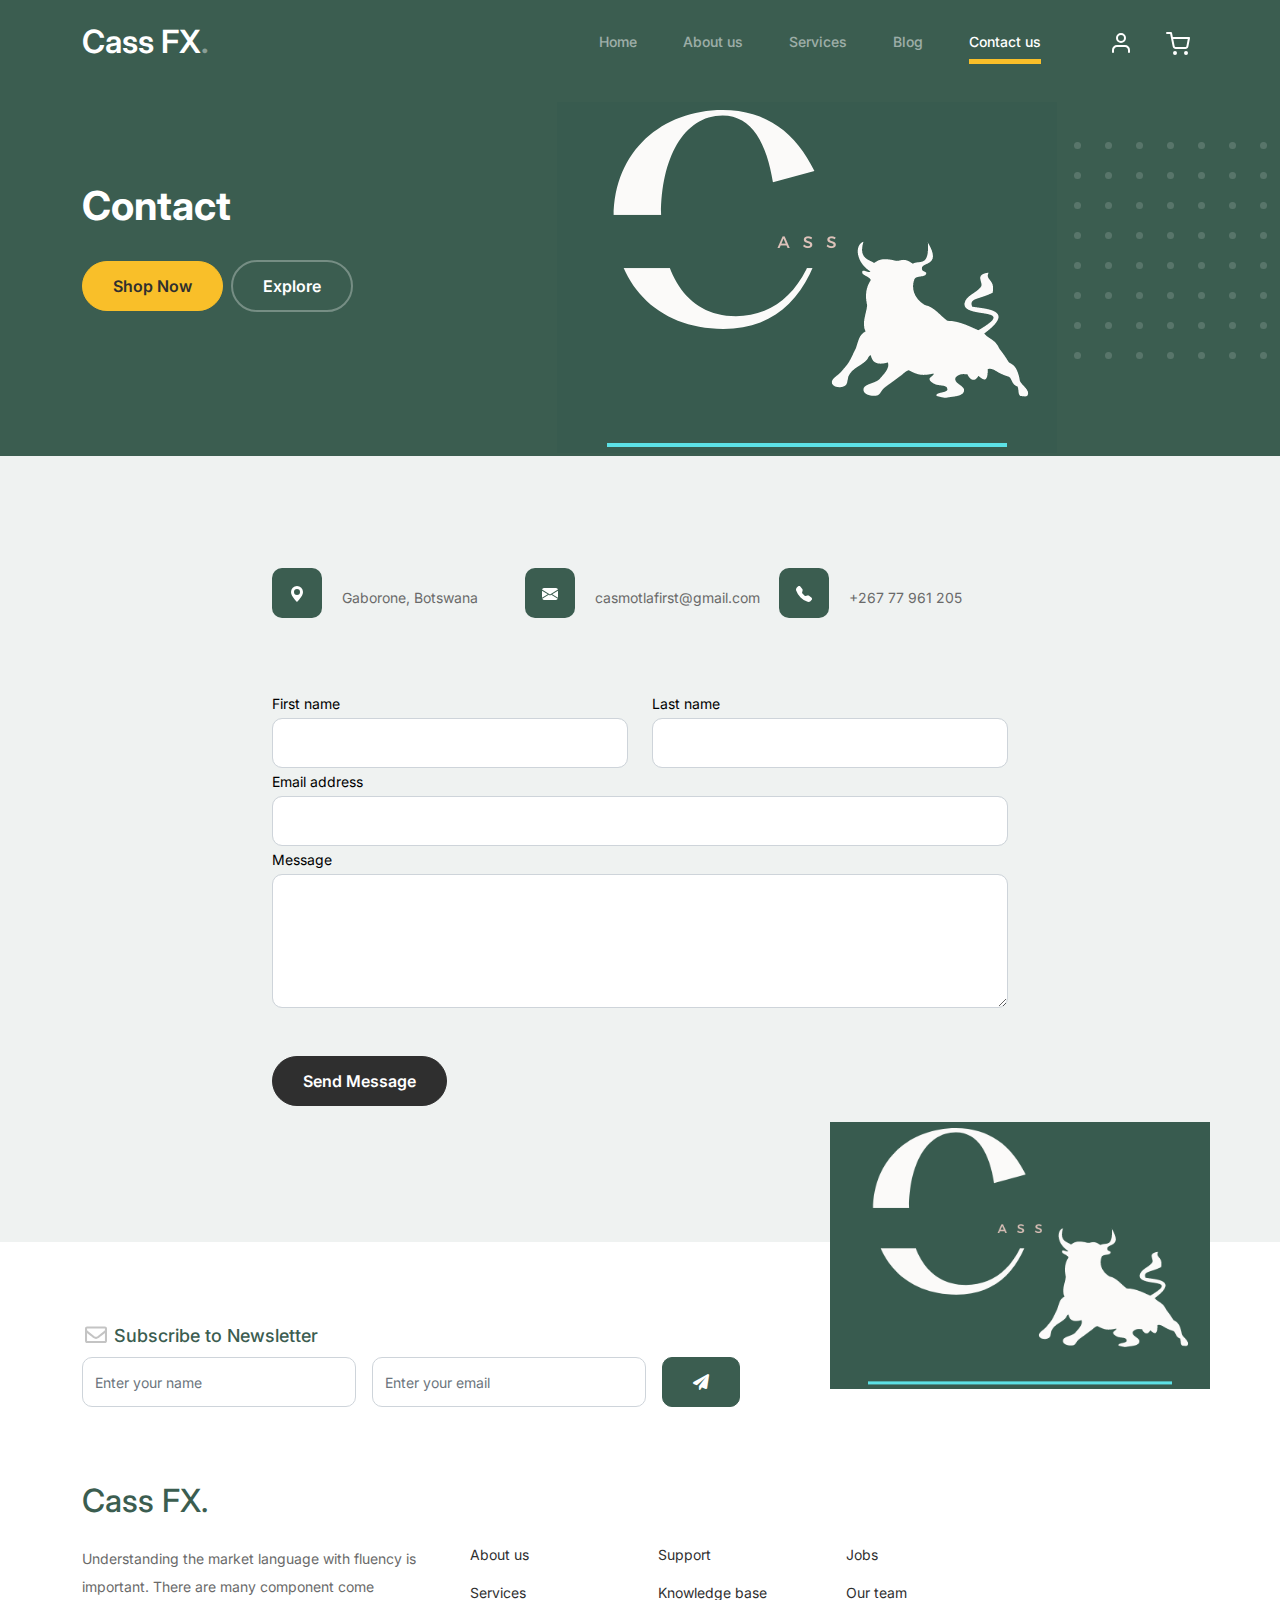
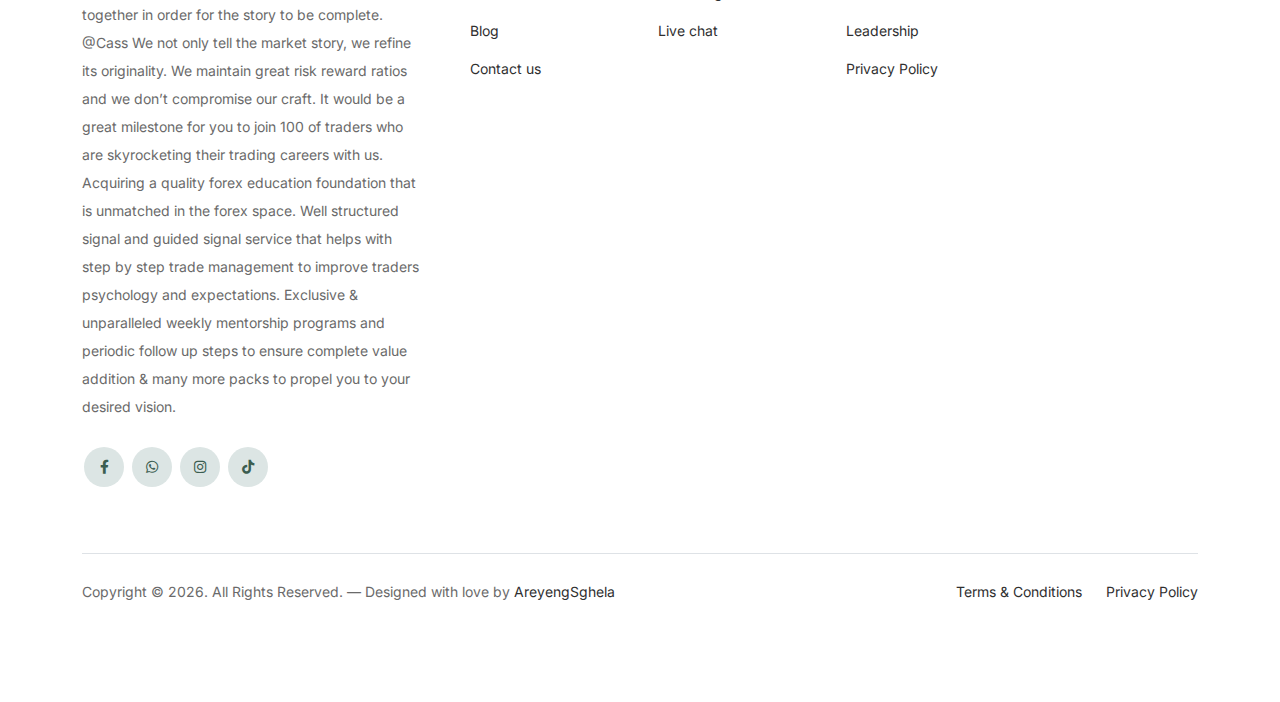
<file: contact.html>
<!doctype html>
<html lang="en">

<head>
    <meta charset="utf-8">
    <meta name="viewport" content="width=device-width, initial-scale=1, shrink-to-fit=no">
    <meta name="author" content="AreyengSghela">
    <link rel="shortcut icon" href="images/cass_logo.jpg">

    <meta name="description" content="" />
    <meta name="keywords" content="bootstrap, bootstrap4" />

    <!-- Bootstrap CSS -->
    <link href="css/bootstrap.min.css" rel="stylesheet">
    <link href="https://cdnjs.cloudflare.com/ajax/libs/font-awesome/6.0.0-beta3/css/all.min.css" rel="stylesheet">
    <link href="css/tiny-slider.css" rel="stylesheet">
    <link href="css/style.css" rel="stylesheet">
    <title>Cass FX Contact Us </title>
</head>

<body>

    <!-- Start Header/Navigation -->
    <nav class="custom-navbar navbar navbar navbar-expand-md navbar-dark bg-dark" arial-label="Furni navigation bar">

        <div class="container">
            <a class="navbar-brand" href="index.html">Cass FX<span>.</span></a>

            <button class="navbar-toggler" type="button" data-bs-toggle="collapse" data-bs-target="#navbarsFurni" aria-controls="navbarsFurni" aria-expanded="false" aria-label="Toggle navigation">
					<span class="navbar-toggler-icon"></span>
				</button>

            <div class="collapse navbar-collapse" id="navbarsFurni">
                <ul class="custom-navbar-nav navbar-nav ms-auto mb-2 mb-md-0">
                    <li class="nav-item">
                        <a class="nav-link" href="index.html">Home</a>
                    </li>
                    <li><a class="nav-link" href="about.html">About us</a></li>
                    <li><a class="nav-link" href="services.html">Services</a></li>
                    <li><a class="nav-link" href="blog.html">Blog</a></li>
                    <li class="active"><a class="nav-link" href="contact.html">Contact us</a></li>
                </ul>

                <ul class="custom-navbar-cta navbar-nav mb-2 mb-md-0 ms-5">
                    <li>
                        <a class="nav-link" href="#"><img src="images/user.svg"></a>
                    </li>
                    <li>
                        <a class="nav-link" href="cart.html"><img src="images/cart.svg"></a>
                    </li>
                </ul>
            </div>
        </div>

    </nav>
    <!-- End Header/Navigation -->

    <!-- Start Hero Section -->
    <div class="hero">
        <div class="container">
            <div class="row justify-content-between">
                <div class="col-lg-5">
                    <div class="intro-excerpt">
                        <h1>Contact</h1>
                        <p class="mb-4"></p>
                        <p><a href="" class="btn btn-secondary me-2">Shop Now</a><a href="#" class="btn btn-white-outline">Explore</a></p>
                    </div>
                </div>
                <div class="col-lg-7">
                    <div class="hero-img-wrap">
                        <img src="images/cass_new_modified.png" class="img-fluid">
                    </div>
                </div>
            </div>
        </div>
    </div>
    <!-- End Hero Section -->


    <!-- Start Contact Form -->
    <div class="untree_co-section">
        <div class="container">

            <div class="block">
                <div class="row justify-content-center">


                    <div class="col-md-8 col-lg-8 pb-4">


                        <div class="row mb-5">
                            <div class="col-lg-4">
                                <div class="service no-shadow align-items-center link horizontal d-flex active" data-aos="fade-left" data-aos-delay="0">
                                    <div class="service-icon color-1 mb-4">
                                        <svg xmlns="http://www.w3.org/2000/svg" width="16" height="16" fill="currentColor" class="bi bi-geo-alt-fill" viewBox="0 0 16 16">
                        <path d="M8 16s6-5.686 6-10A6 6 0 0 0 2 6c0 4.314 6 10 6 10zm0-7a3 3 0 1 1 0-6 3 3 0 0 1 0 6z"/>
                      </svg>
                                    </div>
                                    <!-- /.icon -->
                                    <div class="service-contents">
                                        <p>Gaborone, Botswana</p>
                                    </div>
                                    <!-- /.service-contents-->
                                </div>
                                <!-- /.service -->
                            </div>

                            <div class="col-lg-4">
                                <div class="service no-shadow align-items-center link horizontal d-flex active" data-aos="fade-left" data-aos-delay="0">
                                    <div class="service-icon color-1 mb-4">
                                        <svg xmlns="http://www.w3.org/2000/svg" width="16" height="16" fill="currentColor" class="bi bi-envelope-fill" viewBox="0 0 16 16">
                        <path d="M.05 3.555A2 2 0 0 1 2 2h12a2 2 0 0 1 1.95 1.555L8 8.414.05 3.555zM0 4.697v7.104l5.803-3.558L0 4.697zM6.761 8.83l-6.57 4.027A2 2 0 0 0 2 14h12a2 2 0 0 0 1.808-1.144l-6.57-4.027L8 9.586l-1.239-.757zm3.436-.586L16 11.801V4.697l-5.803 3.546z"/>
                      </svg>
                                    </div>
                                    <!-- /.icon -->
                                    <div class="service-contents">
                                        <p>casmotlafirst@gmail.com</p>
                                    </div>
                                    <!-- /.service-contents-->
                                </div>
                                <!-- /.service -->
                            </div>

                            <div class="col-lg-4">
                                <div class="service no-shadow align-items-center link horizontal d-flex active" data-aos="fade-left" data-aos-delay="0">
                                    <div class="service-icon color-1 mb-4">
                                        <svg xmlns="http://www.w3.org/2000/svg" width="16" height="16" fill="currentColor" class="bi bi-telephone-fill" viewBox="0 0 16 16">
                        <path fill-rule="evenodd" d="M1.885.511a1.745 1.745 0 0 1 2.61.163L6.29 2.98c.329.423.445.974.315 1.494l-.547 2.19a.678.678 0 0 0 .178.643l2.457 2.457a.678.678 0 0 0 .644.178l2.189-.547a1.745 1.745 0 0 1 1.494.315l2.306 1.794c.829.645.905 1.87.163 2.611l-1.034 1.034c-.74.74-1.846 1.065-2.877.702a18.634 18.634 0 0 1-7.01-4.42 18.634 18.634 0 0 1-4.42-7.009c-.362-1.03-.037-2.137.703-2.877L1.885.511z"/>
                      </svg>
                                    </div>
                                    <!-- /.icon -->
                                    <div class="service-contents">
                                        <p>+267 77 961 205</p>
                                    </div>
                                    <!-- /.service-contents-->
                                </div>
                                <!-- /.service -->
                            </div>
                        </div>

                        <form>
                            <div class="row">
                                <div class="col-6">
                                    <div class="form-group">
                                        <label class="text-black" for="fname">First name</label>
                                        <input type="text" class="form-control" id="fname">
                                    </div>
                                </div>
                                <div class="col-6">
                                    <div class="form-group">
                                        <label class="text-black" for="lname">Last name</label>
                                        <input type="text" class="form-control" id="lname">
                                    </div>
                                </div>
                            </div>
                            <div class="form-group">
                                <label class="text-black" for="email">Email address</label>
                                <input type="email" class="form-control" id="email">
                            </div>

                            <div class="form-group mb-5">
                                <label class="text-black" for="message">Message</label>
                                <textarea name="" class="form-control" id="message" cols="30" rows="5"></textarea>
                            </div>

                            <button type="submit" class="btn btn-primary-hover-outline">Send Message</button>
                        </form>

                    </div>

                </div>

            </div>

        </div>


    </div>
    </div>

    <!-- End Contact Form -->



    <!-- Start Footer Section -->
    <footer class="footer-section">
        <div class="container relative">

            <div class="sofa-img">
                <img src="images/cass_new_modified.png" alt="Image" class="img-fluid">
            </div>

            <div class="row">
                <div class="col-lg-8">
                    <div class="subscription-form">
                        <h3 class="d-flex align-items-center"><span class="me-1"><img src="images/envelope-outline.svg" alt="Image" class="img-fluid"></span><span>Subscribe to Newsletter</span></h3>

                        <form action="#" class="row g-3">
                            <div class="col-auto">
                                <input type="text" class="form-control" placeholder="Enter your name">
                            </div>
                            <div class="col-auto">
                                <input type="email" class="form-control" placeholder="Enter your email">
                            </div>
                            <div class="col-auto">
                                <button class="btn btn-primary">
										<span class="fa fa-paper-plane"></span>
									</button>
                            </div>
                        </form>

                    </div>
                </div>
            </div>

            <div class="row g-5 mb-5">
                <div class="col-lg-4">
                    <div class="mb-4 footer-logo-wrap"><a href="#" class="footer-logo">Cass FX<span>.</span></a></div>
                    <p class="mb-4">Understanding the market language with fluency is important. There are many component come together in order for the story to be complete. @Cass We not only tell the market story, we refine its originality. We maintain great risk reward
                        ratios and we don’t compromise our craft. It would be a great milestone for you to join 100 of traders who are skyrocketing their trading careers with us. Acquiring a quality forex education foundation that is unmatched in the
                        forex space. Well structured signal and guided signal service that helps with step by step trade management to improve traders psychology and expectations. Exclusive & unparalleled weekly mentorship programs and periodic follow
                        up steps to ensure complete value addition & many more packs to propel you to your desired vision.</p>

                    <ul class="list-unstyled custom-social">
                        <li><a href="https://web.facebook.com/cassfx"><span class="fa fa-brands fa-facebook-f"></span></a></li>
                        <li><a href="https://wa.me/message/U5WMALPD2A52N1"><span class="fa fa-brands fa-whatsapp"></span></a></li>
                        <li><a href="https://www.instagram.com/atang_cass/"><span class="fa fa-brands fa-instagram"></span></a></li>
                        <li><a href="https://www.tiktok.com/@atang_cass?is_from_webapp=1&sender_device=pc"><span class="fa fa-brands fa-tiktok"></span></a></li>
                    </ul>
                </div>

                <div class="col-lg-8">
                    <div class="row links-wrap">
                        <div class="col-6 col-sm-6 col-md-3">
                            <ul class="list-unstyled">
                                <li><a href="#">About us</a></li>
                                <li><a href="#">Services</a></li>
                                <li><a href="#">Blog</a></li>
                                <li><a href="#">Contact us</a></li>
                            </ul>
                        </div>

                        <div class="col-6 col-sm-6 col-md-3">
                            <ul class="list-unstyled">
                                <li><a href="#">Support</a></li>
                                <li><a href="#">Knowledge base</a></li>
                                <li><a href="#">Live chat</a></li>
                            </ul>
                        </div>

                        <div class="col-6 col-sm-6 col-md-3">
                            <ul class="list-unstyled">
                                <li><a href="#">Jobs</a></li>
                                <li><a href="#">Our team</a></li>
                                <li><a href="#">Leadership</a></li>
                                <li><a href="#">Privacy Policy</a></li>
                            </ul>
                        </div>

                        <div class="col-6 col-sm-6 col-md-3">
                            <ul class="list-unstyled">

                            </ul>
                        </div>
                    </div>
                </div>

            </div>

            <div class="border-top copyright">
                <div class="row pt-4">
                    <div class="col-lg-6">
                        <p class="mb-2 text-center text-lg-start">Copyright &copy;
                            <script>
                                document.write(new Date().getFullYear());
                            </script>. All Rights Reserved. &mdash; Designed with love by <a href="https://web.facebook.com/ProfessorMoneiBK">AreyengSghela</a>
                        </p>
                    </div>

                    <div class="col-lg-6 text-center text-lg-end">
                        <ul class="list-unstyled d-inline-flex ms-auto">
                            <li class="me-4"><a href="#">Terms &amp; Conditions</a></li>
                            <li><a href="#">Privacy Policy</a></li>
                        </ul>
                    </div>

                </div>
            </div>

        </div>
    </footer>
    <!-- End Footer Section -->


    <script src="js/bootstrap.bundle.min.js"></script>
    <script src="js/tiny-slider.js"></script>
    <script src="js/custom.js"></script>
</body>

</html>
</file>
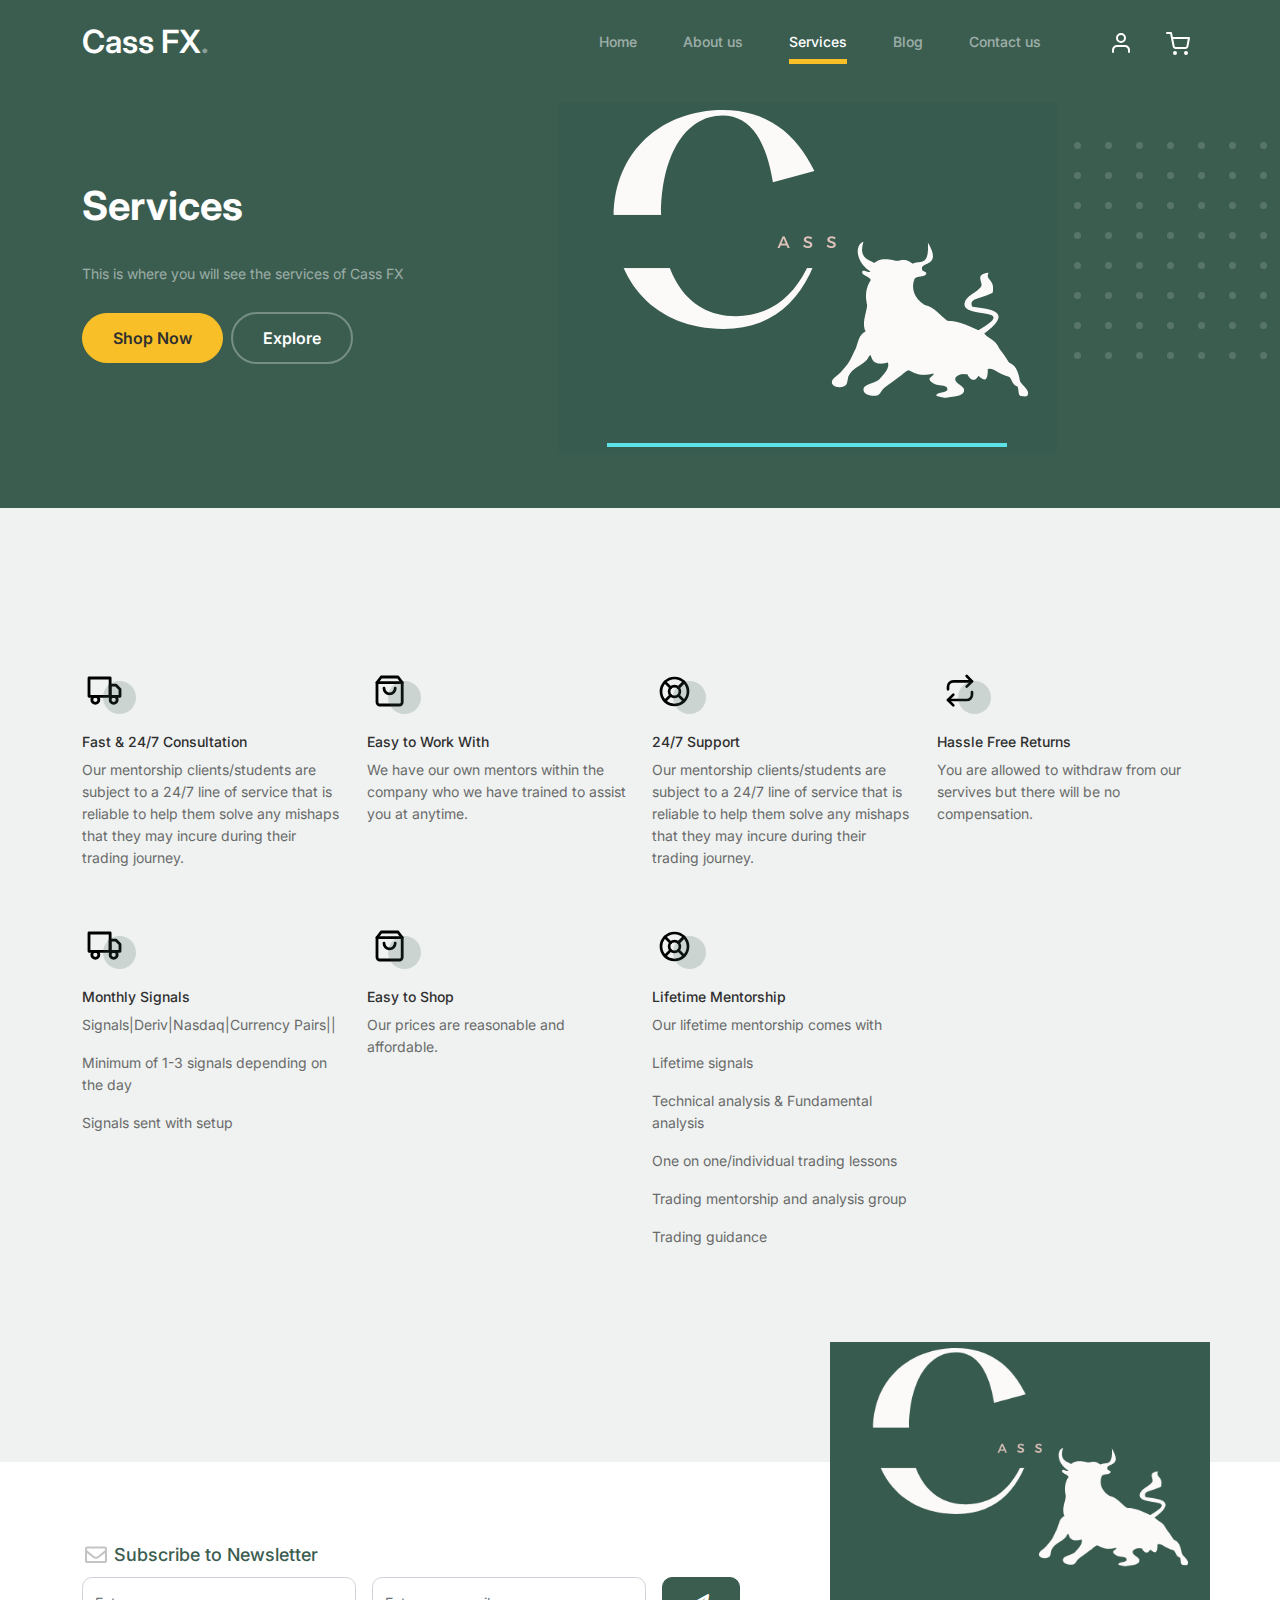
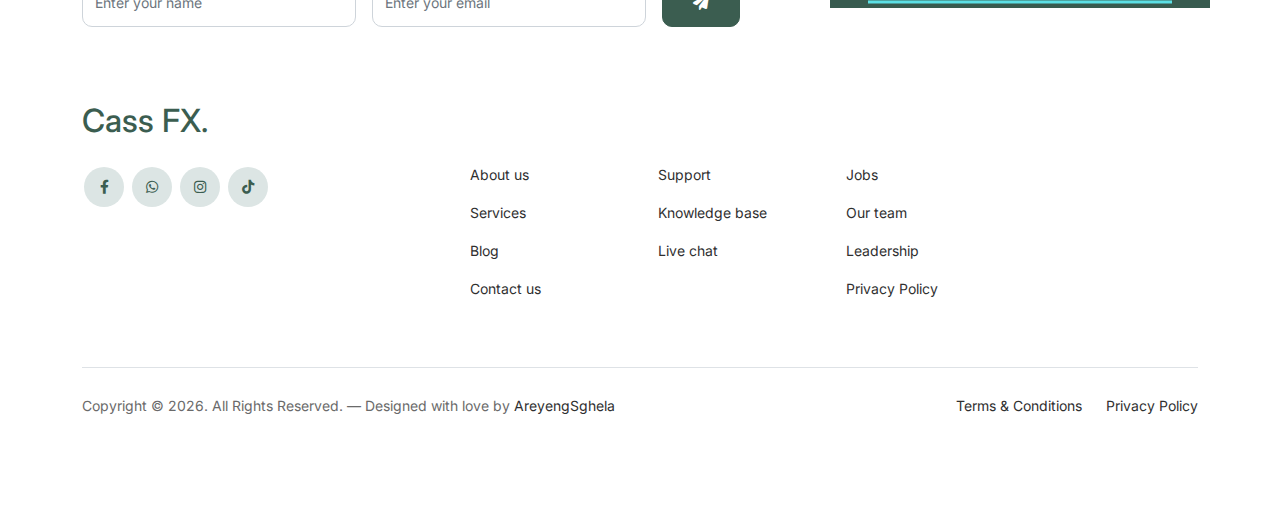
<file: services.html>
<!doctype html>
<html lang="en">

<head>
    <meta charset="utf-8">
    <meta name="viewport" content="width=device-width, initial-scale=1, shrink-to-fit=no">
    <meta name="author" content="AreyengSghela">
    <link rel="shortcut icon" href="images/cass_logo.jpg">

    <meta name="description" content="" />
    <meta name="keywords" content="bootstrap, bootstrap4" />

    <!-- Bootstrap CSS -->
    <link href="css/bootstrap.min.css" rel="stylesheet">
    <link href="https://cdnjs.cloudflare.com/ajax/libs/font-awesome/6.0.0-beta3/css/all.min.css" rel="stylesheet">
    <link href="css/tiny-slider.css" rel="stylesheet">
    <link href="css/style.css" rel="stylesheet">
    <title>Our Services</title>
</head>

<body>

    <!-- Start Header/Navigation -->
    <nav class="custom-navbar navbar navbar navbar-expand-md navbar-dark bg-dark" arial-label="Furni navigation bar">

        <div class="container">
            <a class="navbar-brand" href="index.html">Cass FX<span>.</span></a>

            <button class="navbar-toggler" type="button" data-bs-toggle="collapse" data-bs-target="#navbarsFurni" aria-controls="navbarsFurni" aria-expanded="false" aria-label="Toggle navigation">
					<span class="navbar-toggler-icon"></span>
				</button>

            <div class="collapse navbar-collapse" id="navbarsFurni">
                <ul class="custom-navbar-nav navbar-nav ms-auto mb-2 mb-md-0">
                    <li class="nav-item">
                        <a class="nav-link" href="index.html">Home</a>
                    </li>
                    <li><a class="nav-link" href="about.html">About us</a></li>
                    <li class="active"><a class="nav-link" href="services.html">Services</a></li>
                    <li><a class="nav-link" href="blog.html">Blog</a></li>
                    <li><a class="nav-link" href="contact.html">Contact us</a></li>
                </ul>

                <ul class="custom-navbar-cta navbar-nav mb-2 mb-md-0 ms-5">
                    <li>
                        <a class="nav-link" href="#"><img src="images/user.svg"></a>
                    </li>
                    <li>
                        <a class="nav-link" href="cart.html"><img src="images/cart.svg"></a>
                    </li>
                </ul>
            </div>
        </div>

    </nav>
    <!-- End Header/Navigation -->

    <!-- Start Hero Section -->
    <div class="hero">
        <div class="container">
            <div class="row justify-content-between">
                <div class="col-lg-5">
                    <div class="intro-excerpt">
                        <h1>Services</h1>
                        <p class="mb-4">This is where you will see the services of Cass FX</p>
                        <p><a href="" class="btn btn-secondary me-2">Shop Now</a><a href="#" class="btn btn-white-outline">Explore</a></p>
                    </div>
                </div>
                <div class="col-lg-7">
                    <div class="hero-img-wrap">
                        <img src="images/cass_new_modified.png" class="img-fluid">
                    </div>
                </div>
            </div>
        </div>
    </div>
    <!-- End Hero Section -->



    <!-- Start Why Choose Us Section -->
    <div class="why-choose-section">
        <div class="container">


            <div class="row my-5">
                <div class="col-6 col-md-6 col-lg-3 mb-4">
                    <div class="feature">
                        <div class="icon">
                            <img src="images/truck.svg" alt="Image" class="imf-fluid">
                        </div>
                        <h3>Fast &amp; 24/7 Consultation</h3>
                        <p>Our mentorship clients/students are subject to a 24/7 line of service that is reliable to help them solve any mishaps that they may incure during their trading journey.</p>
                    </div>
                </div>

                <div class="col-6 col-md-6 col-lg-3 mb-4">
                    <div class="feature">
                        <div class="icon">
                            <img src="images/bag.svg" alt="Image" class="imf-fluid">
                        </div>
                        <h3>Easy to Work With</h3>
                        <p>We have our own mentors within the company who we have trained to assist you at anytime.</p>
                    </div>
                </div>

                <div class="col-6 col-md-6 col-lg-3 mb-4">
                    <div class="feature">
                        <div class="icon">
                            <img src="images/support.svg" alt="Image" class="imf-fluid">
                        </div>
                        <h3>24/7 Support</h3>
                        <p>Our mentorship clients/students are subject to a 24/7 line of service that is reliable to help them solve any mishaps that they may incure during their trading journey.</p>
                    </div>
                </div>

                <div class="col-6 col-md-6 col-lg-3 mb-4">
                    <div class="feature">
                        <div class="icon">
                            <img src="images/return.svg" alt="Image" class="imf-fluid">
                        </div>
                        <h3>Hassle Free Returns</h3>
                        <p>You are allowed to withdraw from our servives but there will be no compensation.</p>
                    </div>
                </div>

                <div class="col-6 col-md-6 col-lg-3 mb-4">
                    <div class="feature">
                        <div class="icon">
                            <img src="images/truck.svg" alt="Image" class="imf-fluid">
                        </div>
                        <h3>Monthly Signals</h3>
                        <p>Signals|Deriv|Nasdaq|Currency Pairs||</p>
                        <p>Minimum of 1-3 signals depending on the day</p>
                        <p>Signals sent with setup</p>
                    </div>
                </div>

                <div class="col-6 col-md-6 col-lg-3 mb-4">
                    <div class="feature">
                        <div class="icon">
                            <img src="images/bag.svg" alt="Image" class="imf-fluid">
                        </div>
                        <h3>Easy to Shop</h3>
                        <p>Our prices are reasonable and affordable.</p>
                    </div>
                </div>

                <div class="col-6 col-md-6 col-lg-3 mb-4">
                    <div class="feature">
                        <div class="icon">
                            <img src="images/support.svg" alt="Image" class="imf-fluid">
                        </div>
                        <h3>Lifetime Mentorship</h3>
                        <p>Our lifetime mentorship comes with</p>
                        <p>Lifetime signals</p>
                        <p>Technical analysis & Fundamental analysis</p>
                        <p>One on one/individual trading lessons</p>
                        <p>Trading mentorship and analysis group</p>
                        <p>Trading guidance</p>
                    </div>
                </div>

                <div class="col-6 col-md-6 col-lg-3 mb-4">
                    <div class="feature">

                    </div>
                </div>

            </div>

        </div>
    </div>
    <!-- End Why Choose Us Section -->



    <!-- Start Product Section -->
    <!-- End Product Section -->

    <!-- Start Testimonial Slider -->
    <!-- End Testimonial Slider -->



    <!-- Start Footer Section -->
    <footer class="footer-section">
        <div class="container relative">

            <div class="sofa-img">
                <img src="images/cass_new_modified.png" alt="Image" class="img-fluid">
            </div>

            <div class="row">
                <div class="col-lg-8">
                    <div class="subscription-form">
                        <h3 class="d-flex align-items-center"><span class="me-1"><img src="images/envelope-outline.svg" alt="Image" class="img-fluid"></span><span>Subscribe to Newsletter</span></h3>

                        <form action="#" class="row g-3">
                            <div class="col-auto">
                                <input type="text" class="form-control" placeholder="Enter your name">
                            </div>
                            <div class="col-auto">
                                <input type="email" class="form-control" placeholder="Enter your email">
                            </div>
                            <div class="col-auto">
                                <button class="btn btn-primary">
										<span class="fa fa-paper-plane" ></span>
									</button>
                            </div>
                        </form>

                    </div>
                </div>
            </div>

            <div class="row g-5 mb-5">
                <div class="col-lg-4">
                    <div class="mb-4 footer-logo-wrap"><a href="#" class="footer-logo">Cass FX<span>.</span></a></div>
                    <ul class="list-unstyled custom-social">
                        <li><a href="https://web.facebook.com/cassfx"><span class="fa fa-brands fa-facebook-f"></span></a></li>
                        <li><a href="https://wa.me/message/U5WMALPD2A52N1"><span class="fa fa-brands fa-whatsapp"></span></a></li>
                        <li><a href="https://www.instagram.com/atang_cass/"><span class="fa fa-brands fa-instagram"></span></a></li>
                        <li><a href="https://www.tiktok.com/@atang_cass?is_from_webapp=1&sender_device=pc"><span class="fa fa-brands fa-tiktok"></span></a></li>
                    </ul>
                </div>

                <div class="col-lg-8">
                    <div class="row links-wrap">
                        <div class="col-6 col-sm-6 col-md-3">
                            <ul class="list-unstyled">
                                <li><a href="#">About us</a></li>
                                <li><a href="#">Services</a></li>
                                <li><a href="#">Blog</a></li>
                                <li><a href="#">Contact us</a></li>
                            </ul>
                        </div>

                        <div class="col-6 col-sm-6 col-md-3">
                            <ul class="list-unstyled">
                                <li><a href="#">Support</a></li>
                                <li><a href="#">Knowledge base</a></li>
                                <li><a href="#">Live chat</a></li>
                            </ul>
                        </div>

                        <div class="col-6 col-sm-6 col-md-3">
                            <ul class="list-unstyled">
                                <li><a href="#">Jobs</a></li>
                                <li><a href="#">Our team</a></li>
                                <li><a href="#">Leadership</a></li>
                                <li><a href="#">Privacy Policy</a></li>
                            </ul>
                        </div>

                        <div class="col-6 col-sm-6 col-md-3">
                            <ul class="list-unstyled">
                            </ul>
                        </div>
                    </div>
                </div>

            </div>

            <div class="border-top copyright">
                <div class="row pt-4">
                    <div class="col-lg-6">
                        <p class="mb-2 text-center text-lg-start">Copyright &copy;
                            <script>
                                document.write(new Date().getFullYear());
                            </script>. All Rights Reserved. &mdash; Designed with love by <a href="https://web.facebook.com/ProfessorMoneiBK">AreyengSghela</a>

                        </p>
                    </div>

                    <div class="col-lg-6 text-center text-lg-end">
                        <ul class="list-unstyled d-inline-flex ms-auto">
                            <li class="me-4"><a href="#">Terms &amp; Conditions</a></li>
                            <li><a href="#">Privacy Policy</a></li>
                        </ul>
                    </div>

                </div>
            </div>

        </div>
    </footer>
    <!-- End Footer Section -->


    <script src="js/bootstrap.bundle.min.js"></script>
    <script src="js/tiny-slider.js"></script>
    <script src="js/custom.js"></script>
</body>

</html>
</file>
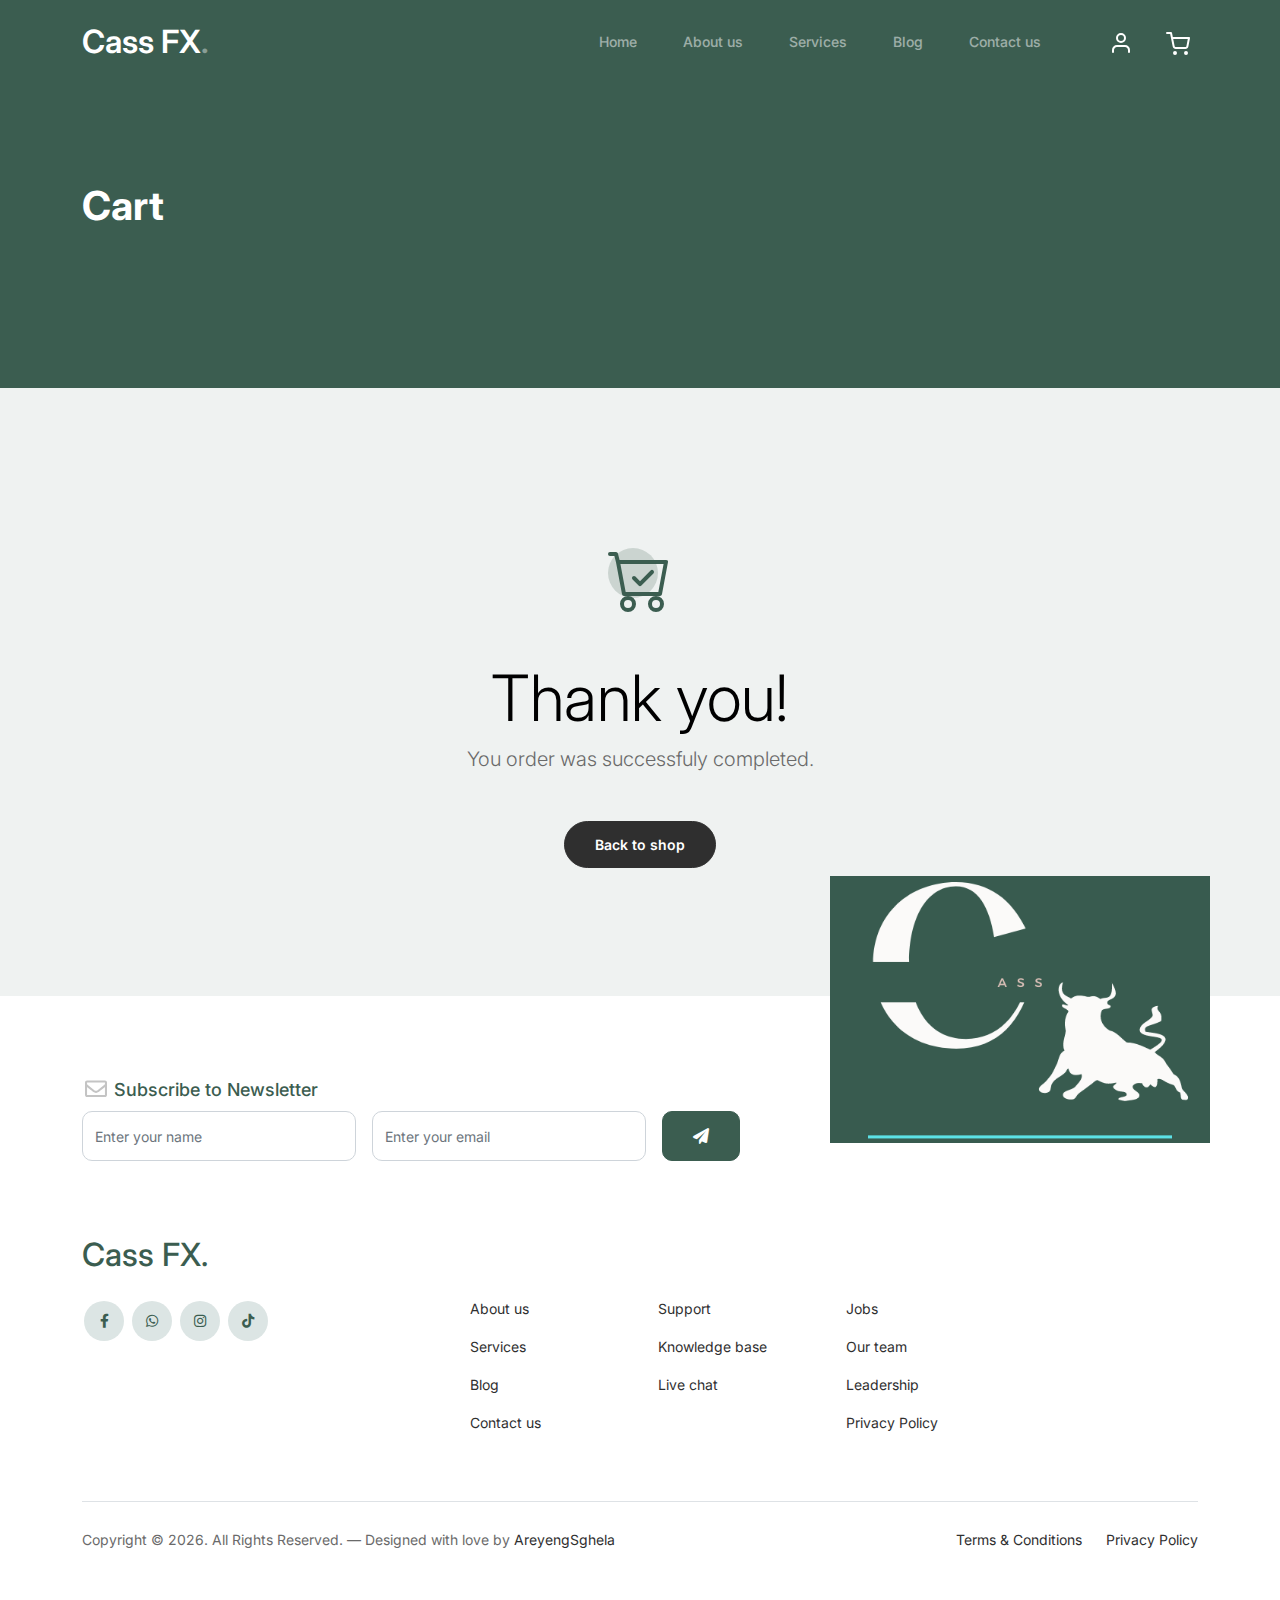
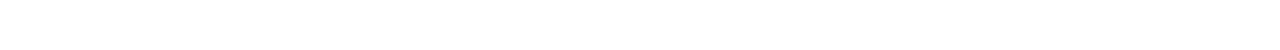
<file: thankyou.html>
<!doctype html>
<html lang="en">

<head>
    <meta charset="utf-8">
    <meta name="viewport" content="width=device-width, initial-scale=1, shrink-to-fit=no">
    <meta name="author" content="AreyengSghela">
    <link rel="shortcut icon" href="images/cass_logo.jpg">

    <meta name="description" content="" />
    <meta name="keywords" content="bootstrap, bootstrap4" />

    <!-- Bootstrap CSS -->
    <link href="css/bootstrap.min.css" rel="stylesheet">
    <link href="https://cdnjs.cloudflare.com/ajax/libs/font-awesome/6.0.0-beta3/css/all.min.css" rel="stylesheet">
    <link href="css/tiny-slider.css" rel="stylesheet">
    <link href="css/style.css" rel="stylesheet">
    <title>Thank You Page</title>
</head>

<body>

    <!-- Start Header/Navigation -->
    <nav class="custom-navbar navbar navbar navbar-expand-md navbar-dark bg-dark" arial-label="Furni navigation bar">

        <div class="container">
            <a class="navbar-brand" href="index.html">Cass FX<span>.</span></a>

            <button class="navbar-toggler" type="button" data-bs-toggle="collapse" data-bs-target="#navbarsFurni" aria-controls="navbarsFurni" aria-expanded="false" aria-label="Toggle navigation">
					<span class="navbar-toggler-icon"></span>
				</button>

            <div class="collapse navbar-collapse" id="navbarsFurni">
                <ul class="custom-navbar-nav navbar-nav ms-auto mb-2 mb-md-0">
                    <li class="nav-item ">
                        <a class="nav-link" href="index.html">Home</a>
                    </li>
                    <li><a class="nav-link" href="about.html">About us</a></li>
                    <li><a class="nav-link" href="services.html">Services</a></li>
                    <li><a class="nav-link" href="blog.html">Blog</a></li>
                    <li><a class="nav-link" href="contact.html">Contact us</a></li>
                </ul>

                <ul class="custom-navbar-cta navbar-nav mb-2 mb-md-0 ms-5">
                    <li>
                        <a class="nav-link" href="#"><img src="images/user.svg"></a>
                    </li>
                    <li>
                        <a class="nav-link" href="cart.html"><img src="images/cart.svg"></a>
                    </li>
                </ul>
            </div>
        </div>

    </nav>
    <!-- End Header/Navigation -->

    <!-- Start Hero Section -->
    <div class="hero">
        <div class="container">
            <div class="row justify-content-between">
                <div class="col-lg-5">
                    <div class="intro-excerpt">
                        <h1>Cart</h1>
                    </div>
                </div>
                <div class="col-lg-7">

                </div>
            </div>
        </div>
    </div>
    <!-- End Hero Section -->



    <div class="untree_co-section">
        <div class="container">
            <div class="row">
                <div class="col-md-12 text-center pt-5">
                    <span class="display-3 thankyou-icon text-primary">
            <svg width="1em" height="1em" viewBox="0 0 16 16" class="bi bi-cart-check mb-5" fill="currentColor" xmlns="http://www.w3.org/2000/svg">
              <path fill-rule="evenodd" d="M11.354 5.646a.5.5 0 0 1 0 .708l-3 3a.5.5 0 0 1-.708 0l-1.5-1.5a.5.5 0 1 1 .708-.708L8 8.293l2.646-2.647a.5.5 0 0 1 .708 0z"/>
              <path fill-rule="evenodd" d="M0 1.5A.5.5 0 0 1 .5 1H2a.5.5 0 0 1 .485.379L2.89 3H14.5a.5.5 0 0 1 .491.592l-1.5 8A.5.5 0 0 1 13 12H4a.5.5 0 0 1-.491-.408L2.01 3.607 1.61 2H.5a.5.5 0 0 1-.5-.5zM3.102 4l1.313 7h8.17l1.313-7H3.102zM5 12a2 2 0 1 0 0 4 2 2 0 0 0 0-4zm7 0a2 2 0 1 0 0 4 2 2 0 0 0 0-4zm-7 1a1 1 0 1 0 0 2 1 1 0 0 0 0-2zm7 0a1 1 0 1 0 0 2 1 1 0 0 0 0-2z"/>
            </svg>
          </span>
                    <h2 class="display-3 text-black">Thank you!</h2>
                    <p class="lead mb-5">You order was successfuly completed.</p>
                    <p><a href="shop.html" class="btn btn-sm btn-outline-black">Back to shop</a></p>
                </div>
            </div>
        </div>
    </div>

    <!-- Start Footer Section -->
    <footer class="footer-section">
        <div class="container relative">

            <div class="sofa-img">
                <img src="images/cass_new_modified.png" alt="Image" class="img-fluid">
            </div>

            <div class="row">
                <div class="col-lg-8">
                    <div class="subscription-form">
                        <h3 class="d-flex align-items-center"><span class="me-1"><img src="images/envelope-outline.svg" alt="Image" class="img-fluid"></span><span>Subscribe to Newsletter</span></h3>

                        <form action="#" class="row g-3">
                            <div class="col-auto">
                                <input type="text" class="form-control" placeholder="Enter your name">
                            </div>
                            <div class="col-auto">
                                <input type="email" class="form-control" placeholder="Enter your email">
                            </div>
                            <div class="col-auto">
                                <button class="btn btn-primary">
										<span class="fa fa-paper-plane"></span>
									</button>
                            </div>
                        </form>

                    </div>
                </div>
            </div>

            <div class="row g-5 mb-5">
                <div class="col-lg-4">
                    <div class="mb-4 footer-logo-wrap"><a href="#" class="footer-logo">Cass FX<span>.</span></a></div>

                    <ul class="list-unstyled custom-social">
                        <li><a href="https://web.facebook.com/cassfx"><span class="fa fa-brands fa-facebook-f"></span></a></li>
                        <li><a href="https://wa.me/message/U5WMALPD2A52N1"><span class="fa fa-brands fa-whatsapp"></span></a></li>
                        <li><a href="https://www.instagram.com/atang_cass/"><span class="fa fa-brands fa-instagram"></span></a></li>
                        <li><a href="https://www.tiktok.com/@atang_cass?is_from_webapp=1&sender_device=pc"><span class="fa fa-brands fa-tiktok"></span></a></li>
                    </ul>
                </div>

                <div class="col-lg-8">
                    <div class="row links-wrap">
                        <div class="col-6 col-sm-6 col-md-3">
                            <ul class="list-unstyled">
                                <li><a href="#">About us</a></li>
                                <li><a href="#">Services</a></li>
                                <li><a href="#">Blog</a></li>
                                <li><a href="#">Contact us</a></li>
                            </ul>
                        </div>

                        <div class="col-6 col-sm-6 col-md-3">
                            <ul class="list-unstyled">
                                <li><a href="#">Support</a></li>
                                <li><a href="#">Knowledge base</a></li>
                                <li><a href="#">Live chat</a></li>
                            </ul>
                        </div>

                        <div class="col-6 col-sm-6 col-md-3">
                            <ul class="list-unstyled">
                                <li><a href="#">Jobs</a></li>
                                <li><a href="#">Our team</a></li>
                                <li><a href="#">Leadership</a></li>
                                <li><a href="#">Privacy Policy</a></li>
                            </ul>
                        </div>

                        <div class="col-6 col-sm-6 col-md-3">
                            <ul class="list-unstyled">
                            </ul>
                        </div>
                    </div>
                </div>

            </div>

            <div class="border-top copyright">
                <div class="row pt-4">
                    <div class="col-lg-6">
                        <p class="mb-2 text-center text-lg-start">Copyright &copy;
                            <script>
                                document.write(new Date().getFullYear());
                            </script>. All Rights Reserved. &mdash; Designed with love by <a href="https://web.facebook.com/ProfessorMoneiBK">AreyengSghela</a>
                        </p>
                    </div>

                    <div class="col-lg-6 text-center text-lg-end">
                        <ul class="list-unstyled d-inline-flex ms-auto">
                            <li class="me-4"><a href="#">Terms &amp; Conditions</a></li>
                            <li><a href="#">Privacy Policy</a></li>
                        </ul>
                    </div>

                </div>
            </div>

        </div>
    </footer>
    <!-- End Footer Section -->


    <script src="js/bootstrap.bundle.min.js"></script>
    <script src="js/tiny-slider.js"></script>
    <script src="js/custom.js"></script>
</body>

</html>
</file>
<file: css/tiny-slider.css>
.tns-outer{padding:0 !important}.tns-outer [hidden]{display:none !important}.tns-outer [aria-controls],.tns-outer [data-action]{cursor:pointer}.tns-slider{-webkit-transition:all 0s;-moz-transition:all 0s;transition:all 0s}.tns-slider>.tns-item{-webkit-box-sizing:border-box;-moz-box-sizing:border-box;box-sizing:border-box}.tns-horizontal.tns-subpixel{white-space:nowrap}.tns-horizontal.tns-subpixel>.tns-item{display:inline-block;vertical-align:top;white-space:normal}.tns-horizontal.tns-no-subpixel:after{content:'';display:table;clear:both}.tns-horizontal.tns-no-subpixel>.tns-item{float:left}.tns-horizontal.tns-carousel.tns-no-subpixel>.tns-item{margin-right:-100%}.tns-no-calc{position:relative;left:0}.tns-gallery{position:relative;left:0;min-height:1px}.tns-gallery>.tns-item{position:absolute;left:-100%;-webkit-transition:transform 0s, opacity 0s;-moz-transition:transform 0s, opacity 0s;transition:transform 0s, opacity 0s}.tns-gallery>.tns-slide-active{position:relative;left:auto !important}.tns-gallery>.tns-moving{-webkit-transition:all 0.25s;-moz-transition:all 0.25s;transition:all 0.25s}.tns-autowidth{display:inline-block}.tns-lazy-img{-webkit-transition:opacity 0.6s;-moz-transition:opacity 0.6s;transition:opacity 0.6s;opacity:0.6}.tns-lazy-img.tns-complete{opacity:1}.tns-ah{-webkit-transition:height 0s;-moz-transition:height 0s;transition:height 0s}.tns-ovh{overflow:hidden}.tns-visually-hidden{position:absolute;left:-10000em}.tns-transparent{opacity:0;visibility:hidden}.tns-fadeIn{opacity:1;filter:alpha(opacity=100);z-index:0}.tns-normal,.tns-fadeOut{opacity:0;filter:alpha(opacity=0);z-index:-1}.tns-vpfix{white-space:nowrap}.tns-vpfix>div,.tns-vpfix>li{display:inline-block}.tns-t-subp2{margin:0 auto;width:310px;position:relative;height:10px;overflow:hidden}.tns-t-ct{width:2333.3333333%;width:-webkit-calc(100% * 70 / 3);width:-moz-calc(100% * 70 / 3);width:calc(100% * 70 / 3);position:absolute;right:0}.tns-t-ct:after{content:'';display:table;clear:both}.tns-t-ct>div{width:1.4285714%;width:-webkit-calc(100% / 70);width:-moz-calc(100% / 70);width:calc(100% / 70);height:10px;float:left}

/*# sourceMappingURL=sourcemaps/tiny-slider.css.map */
</file>
<file: css/style.css>
@import url("https://fonts.googleapis.com/css2?family=Inter:wght@400;500;600;700;800&display=swap");
body {
    overflow-x: hidden;
    position: relative;
}

body {
    font-family: "Inter", sans-serif;
    font-weight: 400;
    line-height: 28px;
    color: #6a6a6a;
    font-size: 14px;
    background-color: #eff2f1;
}

a {
    text-decoration: none;
    -webkit-transition: .3s all ease;
    -o-transition: .3s all ease;
    transition: .3s all ease;
    color: #2f2f2f;
    text-decoration: underline;
}

a:hover {
    color: #2f2f2f;
    text-decoration: none;
}

a.more {
    font-weight: 600;
}

.custom-navbar {
    background: #3b5d50 !important;
    padding-top: 20px;
    padding-bottom: 20px;
}

.custom-navbar .navbar-brand {
    font-size: 32px;
    font-weight: 600;
}

.custom-navbar .navbar-brand>span {
    opacity: .4;
}

.custom-navbar .navbar-toggler {
    border-color: transparent;
}

.custom-navbar .navbar-toggler:active,
.custom-navbar .navbar-toggler:focus {
    -webkit-box-shadow: none;
    box-shadow: none;
    outline: none;
}

@media (min-width: 992px) {
    .custom-navbar .custom-navbar-nav li {
        margin-left: 15px;
        margin-right: 15px;
    }
}

.custom-navbar .custom-navbar-nav li a {
    font-weight: 500;
    color: #ffffff !important;
    opacity: .5;
    -webkit-transition: .3s all ease;
    -o-transition: .3s all ease;
    transition: .3s all ease;
    position: relative;
}

@media (min-width: 768px) {
    .custom-navbar .custom-navbar-nav li a:before {
        content: "";
        position: absolute;
        bottom: 0;
        left: 8px;
        right: 8px;
        background: #f9bf29;
        height: 5px;
        opacity: 1;
        visibility: visible;
        width: 0;
        -webkit-transition: .15s all ease-out;
        -o-transition: .15s all ease-out;
        transition: .15s all ease-out;
    }
}

.custom-navbar .custom-navbar-nav li a:hover {
    opacity: 1;
}

.custom-navbar .custom-navbar-nav li a:hover:before {
    width: calc(100% - 16px);
}

.custom-navbar .custom-navbar-nav li.active a {
    opacity: 1;
}

.custom-navbar .custom-navbar-nav li.active a:before {
    width: calc(100% - 16px);
}

.custom-navbar .custom-navbar-cta {
    margin-left: 0 !important;
    -webkit-box-orient: horizontal;
    -webkit-box-direction: normal;
    -ms-flex-direction: row;
    flex-direction: row;
}

@media (min-width: 768px) {
    .custom-navbar .custom-navbar-cta {
        margin-left: 40px !important;
    }
}

.custom-navbar .custom-navbar-cta li {
    margin-left: 0px;
    margin-right: 0px;
}

.custom-navbar .custom-navbar-cta li:first-child {
    margin-right: 20px;
}

.hero {
    background: #3b5d50;
    padding: calc(4rem - 30px) 0 0rem 0;
}

@media (min-width: 768px) {
    .hero {
        padding: calc(4rem - 30px) 0 4rem 0;
    }
}

@media (min-width: 992px) {
    .hero {
        padding: calc(8rem - 30px) 0 8rem 0;
    }
}

.hero .intro-excerpt {
    position: relative;
    z-index: 4;
}

@media (min-width: 992px) {
    .hero .intro-excerpt {
        max-width: 450px;
    }
}

.hero h1 {
    font-weight: 700;
    color: #ffffff;
    margin-bottom: 30px;
}

@media (min-width: 1400px) {
    .hero h1 {
        font-size: 54px;
    }
}

.hero p {
    color: rgba(255, 255, 255, 0.5);
    margin-botom: 30px;
}

.hero .hero-img-wrap {
    position: relative;
}

.hero .hero-img-wrap img {
    position: relative;
    top: 0px;
    right: 0px;
    z-index: 2;
    max-width: 780px;
    left: -20px;
}

@media (min-width: 768px) {
    .hero .hero-img-wrap img {
        right: 0px;
        left: -100px;
    }
}

@media (min-width: 992px) {
    .hero .hero-img-wrap img {
        left: 0px;
        top: -80px;
        position: absolute;
        right: -50px;
    }
}

@media (min-width: 1200px) {
    .hero .hero-img-wrap img {
        left: 0px;
        top: -80px;
        right: -100px;
    }
}

.hero .hero-img-wrap:after {
    content: "";
    position: absolute;
    width: 255px;
    height: 217px;
    background-image: url("../images/dots-light.svg");
    background-size: contain;
    background-repeat: no-repeat;
    right: -100px;
    top: -0px;
}

@media (min-width: 1200px) {
    .hero .hero-img-wrap:after {
        top: -40px;
    }
}

.btn {
    font-weight: 600;
    padding: 12px 30px;
    border-radius: 30px;
    color: #ffffff;
    background: #2f2f2f;
    border-color: #2f2f2f;
}

.btn:hover {
    color: #ffffff;
    background: #222222;
    border-color: #222222;
}

.btn:active,
.btn:focus {
    outline: none !important;
    -webkit-box-shadow: none;
    box-shadow: none;
}

.btn.btn-primary {
    background: #3b5d50;
    border-color: #3b5d50;
}

.btn.btn-primary:hover {
    background: #314d43;
    border-color: #314d43;
}

.btn.btn-secondary {
    color: #2f2f2f;
    background: #f9bf29;
    border-color: #f9bf29;
}

.btn.btn-secondary:hover {
    background: #f8b810;
    border-color: #f8b810;
}

.btn.btn-white-outline {
    background: transparent;
    border-width: 2px;
    border-color: rgba(255, 255, 255, 0.3);
}

.btn.btn-white-outline:hover {
    border-color: white;
    color: #ffffff;
}

.section-title {
    color: #2f2f2f;
}

.product-section {
    padding: 7rem 0;
}

.product-section .product-item {
    text-align: center;
    text-decoration: none;
    display: block;
    position: relative;
    padding-bottom: 50px;
    cursor: pointer;
}

.product-section .product-item .product-thumbnail {
    margin-bottom: 30px;
    position: relative;
    top: 0;
    -webkit-transition: .3s all ease;
    -o-transition: .3s all ease;
    transition: .3s all ease;
}

.product-section .product-item h3 {
    font-weight: 600;
    font-size: 16px;
}

.product-section .product-item strong {
    font-weight: 800 !important;
    font-size: 18px !important;
}

.product-section .product-item h3,
.product-section .product-item strong {
    color: #2f2f2f;
    text-decoration: none;
}

.product-section .product-item .icon-cross {
    position: absolute;
    width: 35px;
    height: 35px;
    display: inline-block;
    background: #2f2f2f;
    bottom: 15px;
    left: 50%;
    -webkit-transform: translateX(-50%);
    -ms-transform: translateX(-50%);
    transform: translateX(-50%);
    margin-bottom: -17.5px;
    border-radius: 50%;
    opacity: 0;
    visibility: hidden;
    -webkit-transition: .3s all ease;
    -o-transition: .3s all ease;
    transition: .3s all ease;
}

.product-section .product-item .icon-cross img {
    position: absolute;
    left: 50%;
    top: 50%;
    -webkit-transform: translate(-50%, -50%);
    -ms-transform: translate(-50%, -50%);
    transform: translate(-50%, -50%);
}

.product-section .product-item:before {
    bottom: 0;
    left: 0;
    right: 0;
    position: absolute;
    content: "";
    background: #dce5e4;
    height: 0%;
    z-index: -1;
    border-radius: 10px;
    -webkit-transition: .3s all ease;
    -o-transition: .3s all ease;
    transition: .3s all ease;
}

.product-section .product-item:hover .product-thumbnail {
    top: -25px;
}

.product-section .product-item:hover .icon-cross {
    bottom: 0;
    opacity: 1;
    visibility: visible;
}

.product-section .product-item:hover:before {
    height: 70%;
}

.why-choose-section {
    padding: 7rem 0;
}

.why-choose-section .img-wrap {
    position: relative;
}

.why-choose-section .img-wrap:before {
    position: absolute;
    content: "";
    width: 255px;
    height: 217px;
    background-image: url("../images/dots-yellow.svg");
    background-repeat: no-repeat;
    background-size: contain;
    -webkit-transform: translate(-40%, -40%);
    -ms-transform: translate(-40%, -40%);
    transform: translate(-40%, -40%);
    z-index: -1;
}

.why-choose-section .img-wrap img {
    border-radius: 20px;
}

.feature {
    margin-bottom: 30px;
}

.feature .icon {
    display: inline-block;
    position: relative;
    margin-bottom: 20px;
}

.feature .icon:before {
    content: "";
    width: 33px;
    height: 33px;
    position: absolute;
    background: rgba(59, 93, 80, 0.2);
    border-radius: 50%;
    right: -8px;
    bottom: 0;
}

.feature h3 {
    font-size: 14px;
    color: #2f2f2f;
}

.feature p {
    font-size: 14px;
    line-height: 22px;
    color: #6a6a6a;
}

.we-help-section {
    padding: 7rem 0;
}

.we-help-section .imgs-grid {
    display: -ms-grid;
    display: grid;
    -ms-grid-columns: (1fr)[27];
    grid-template-columns: repeat(27, 1fr);
    position: relative;
}

.we-help-section .imgs-grid:before {
    position: absolute;
    content: "";
    width: 255px;
    height: 217px;
    background-image: url("../images/dots-green.svg");
    background-size: contain;
    background-repeat: no-repeat;
    -webkit-transform: translate(-40%, -40%);
    -ms-transform: translate(-40%, -40%);
    transform: translate(-40%, -40%);
    z-index: -1;
}

.we-help-section .imgs-grid .grid {
    position: relative;
}

.we-help-section .imgs-grid .grid img {
    border-radius: 20px;
    max-width: 100%;
}

.we-help-section .imgs-grid .grid.grid-1 {
    -ms-grid-column: 1;
    -ms-grid-column-span: 18;
    grid-column: 1 / span 18;
    -ms-grid-row: 1;
    -ms-grid-row-span: 27;
    grid-row: 1 / span 27;
}

.we-help-section .imgs-grid .grid.grid-2 {
    -ms-grid-column: 19;
    -ms-grid-column-span: 27;
    grid-column: 19 / span 27;
    -ms-grid-row: 1;
    -ms-grid-row-span: 5;
    grid-row: 1 / span 5;
    padding-left: 20px;
}

.we-help-section .imgs-grid .grid.grid-3 {
    -ms-grid-column: 14;
    -ms-grid-column-span: 16;
    grid-column: 14 / span 16;
    -ms-grid-row: 6;
    -ms-grid-row-span: 27;
    grid-row: 6 / span 27;
    padding-top: 20px;
}

.custom-list {
    width: 100%;
}

.custom-list li {
    display: inline-block;
    width: calc(50% - 20px);
    margin-bottom: 12px;
    line-height: 1.5;
    position: relative;
    padding-left: 20px;
}

.custom-list li:before {
    content: "";
    width: 8px;
    height: 8px;
    border-radius: 50%;
    border: 2px solid #3b5d50;
    position: absolute;
    left: 0;
    top: 8px;
}

.popular-product {
    padding: 0 0 7rem 0;
}

.popular-product .product-item-sm h3 {
    font-size: 14px;
    font-weight: 700;
    color: #2f2f2f;
}

.popular-product .product-item-sm a {
    text-decoration: none;
    color: #2f2f2f;
    -webkit-transition: .3s all ease;
    -o-transition: .3s all ease;
    transition: .3s all ease;
}

.popular-product .product-item-sm a:hover {
    color: rgba(47, 47, 47, 0.5);
}

.popular-product .product-item-sm p {
    line-height: 1.4;
    margin-bottom: 10px;
    font-size: 14px;
}

.popular-product .product-item-sm .thumbnail {
    margin-right: 10px;
    -webkit-box-flex: 0;
    -ms-flex: 0 0 120px;
    flex: 0 0 120px;
    position: relative;
}

.popular-product .product-item-sm .thumbnail:before {
    content: "";
    position: absolute;
    border-radius: 20px;
    background: #dce5e4;
    width: 98px;
    height: 98px;
    top: 50%;
    left: 50%;
    -webkit-transform: translate(-50%, -50%);
    -ms-transform: translate(-50%, -50%);
    transform: translate(-50%, -50%);
    z-index: -1;
}

.testimonial-section {
    padding: 3rem 0 7rem 0;
}

.testimonial-slider-wrap {
    position: relative;
}

.testimonial-slider-wrap .tns-inner {
    padding-top: 30px;
}

.testimonial-slider-wrap .item .testimonial-block blockquote {
    font-size: 16px;
}

@media (min-width: 768px) {
    .testimonial-slider-wrap .item .testimonial-block blockquote {
        line-height: 32px;
        font-size: 18px;
    }
}

.testimonial-slider-wrap .item .testimonial-block .author-info .author-pic {
    margin-bottom: 20px;
}

.testimonial-slider-wrap .item .testimonial-block .author-info .author-pic img {
    max-width: 80px;
    border-radius: 50%;
}

.testimonial-slider-wrap .item .testimonial-block .author-info h3 {
    font-size: 14px;
    font-weight: 700;
    color: #2f2f2f;
    margin-bottom: 0;
}

.testimonial-slider-wrap #testimonial-nav {
    position: absolute;
    top: 50%;
    z-index: 99;
    width: 100%;
    display: none;
}

@media (min-width: 768px) {
    .testimonial-slider-wrap #testimonial-nav {
        display: block;
    }
}

.testimonial-slider-wrap #testimonial-nav>span {
    cursor: pointer;
    position: absolute;
    width: 58px;
    height: 58px;
    line-height: 58px;
    border-radius: 50%;
    background: rgba(59, 93, 80, 0.1);
    color: #2f2f2f;
    -webkit-transition: .3s all ease;
    -o-transition: .3s all ease;
    transition: .3s all ease;
}

.testimonial-slider-wrap #testimonial-nav>span:hover {
    background: #3b5d50;
    color: #ffffff;
}

.testimonial-slider-wrap #testimonial-nav .prev {
    left: -10px;
}

.testimonial-slider-wrap #testimonial-nav .next {
    right: 0;
}

.testimonial-slider-wrap .tns-nav {
    position: absolute;
    bottom: -50px;
    left: 50%;
    -webkit-transform: translateX(-50%);
    -ms-transform: translateX(-50%);
    transform: translateX(-50%);
}

.testimonial-slider-wrap .tns-nav button {
    background: none;
    border: none;
    display: inline-block;
    position: relative;
    width: 0 !important;
    height: 7px !important;
    margin: 2px;
}

.testimonial-slider-wrap .tns-nav button:active,
.testimonial-slider-wrap .tns-nav button:focus,
.testimonial-slider-wrap .tns-nav button:hover {
    outline: none;
    -webkit-box-shadow: none;
    box-shadow: none;
    background: none;
}

.testimonial-slider-wrap .tns-nav button:before {
    display: block;
    width: 7px;
    height: 7px;
    left: 0;
    top: 0;
    position: absolute;
    content: "";
    border-radius: 50%;
    -webkit-transition: .3s all ease;
    -o-transition: .3s all ease;
    transition: .3s all ease;
    background-color: #d6d6d6;
}

.testimonial-slider-wrap .tns-nav button:hover:before,
.testimonial-slider-wrap .tns-nav button.tns-nav-active:before {
    background-color: #3b5d50;
}

.before-footer-section {
    padding: 7rem 0 12rem 0 !important;
}

.blog-section {
    padding: 7rem 0 12rem 0;
}

.blog-section .post-entry a {
    text-decoration: none;
}

.blog-section .post-entry .post-thumbnail {
    display: block;
    margin-bottom: 20px;
}

.blog-section .post-entry .post-thumbnail img {
    border-radius: 20px;
    -webkit-transition: .3s all ease;
    -o-transition: .3s all ease;
    transition: .3s all ease;
}

.blog-section .post-entry .post-content-entry {
    padding-left: 15px;
    padding-right: 15px;
}

.blog-section .post-entry .post-content-entry h3 {
    font-size: 16px;
    margin-bottom: 0;
    font-weight: 600;
    margin-bottom: 7px;
}

.blog-section .post-entry .post-content-entry .meta {
    font-size: 14px;
}

.blog-section .post-entry .post-content-entry .meta a {
    font-weight: 600;
}

.blog-section .post-entry:hover .post-thumbnail img,
.blog-section .post-entry:focus .post-thumbnail img {
    opacity: .7;
}

.footer-section {
    padding: 80px 0;
    background: #ffffff;
}

.footer-section .relative {
    position: relative;
}

.footer-section a {
    text-decoration: none;
    color: #2f2f2f;
    -webkit-transition: .3s all ease;
    -o-transition: .3s all ease;
    transition: .3s all ease;
}

.footer-section a:hover {
    color: rgba(47, 47, 47, 0.5);
}

.footer-section .subscription-form {
    margin-bottom: 40px;
    position: relative;
    z-index: 2;
    margin-top: 100px;
}

@media (min-width: 992px) {
    .footer-section .subscription-form {
        margin-top: 0px;
        margin-bottom: 80px;
    }
}

.footer-section .subscription-form h3 {
    font-size: 18px;
    font-weight: 500;
    color: #3b5d50;
}

.footer-section .subscription-form .form-control {
    height: 50px;
    border-radius: 10px;
    font-family: "Inter", sans-serif;
}

.footer-section .subscription-form .form-control:active,
.footer-section .subscription-form .form-control:focus {
    outline: none;
    -webkit-box-shadow: none;
    box-shadow: none;
    border-color: #3b5d50;
    -webkit-box-shadow: 0 1px 4px 0 rgba(0, 0, 0, 0.2);
    box-shadow: 0 1px 4px 0 rgba(0, 0, 0, 0.2);
}

.footer-section .subscription-form .form-control::-webkit-input-placeholder {
    font-size: 14px;
}

.footer-section .subscription-form .form-control::-moz-placeholder {
    font-size: 14px;
}

.footer-section .subscription-form .form-control:-ms-input-placeholder {
    font-size: 14px;
}

.footer-section .subscription-form .form-control:-moz-placeholder {
    font-size: 14px;
}

.footer-section .subscription-form .btn {
    border-radius: 10px !important;
}

.footer-section .sofa-img {
    position: absolute;
    top: -200px;
    z-index: 1;
    right: 0;
}

.footer-section .sofa-img img {
    max-width: 380px;
}

.footer-section .links-wrap {
    margin-top: 0px;
}

@media (min-width: 992px) {
    .footer-section .links-wrap {
        margin-top: 54px;
    }
}

.footer-section .links-wrap ul li {
    margin-bottom: 10px;
}

.footer-section .footer-logo-wrap .footer-logo {
    font-size: 32px;
    font-weight: 500;
    text-decoration: none;
    color: #3b5d50;
}

.footer-section .custom-social li {
    margin: 2px;
    display: inline-block;
}

.footer-section .custom-social li a {
    width: 40px;
    height: 40px;
    text-align: center;
    line-height: 40px;
    display: inline-block;
    background: #dce5e4;
    color: #3b5d50;
    border-radius: 50%;
}

.footer-section .custom-social li a:hover {
    background: #3b5d50;
    color: #ffffff;
}

.footer-section .border-top {
    border-color: #dce5e4;
}

.footer-section .border-top.copyright {
    font-size: 14px !important;
}

.untree_co-section {
    padding: 7rem 0;
}

.form-control {
    height: 50px;
    border-radius: 10px;
    font-family: "Inter", sans-serif;
}

.form-control:active,
.form-control:focus {
    outline: none;
    -webkit-box-shadow: none;
    box-shadow: none;
    border-color: #3b5d50;
    -webkit-box-shadow: 0 1px 4px 0 rgba(0, 0, 0, 0.2);
    box-shadow: 0 1px 4px 0 rgba(0, 0, 0, 0.2);
}

.form-control::-webkit-input-placeholder {
    font-size: 14px;
}

.form-control::-moz-placeholder {
    font-size: 14px;
}

.form-control:-ms-input-placeholder {
    font-size: 14px;
}

.form-control:-moz-placeholder {
    font-size: 14px;
}

.service {
    line-height: 1.5;
}

.service .service-icon {
    border-radius: 10px;
    -webkit-box-flex: 0;
    -ms-flex: 0 0 50px;
    flex: 0 0 50px;
    height: 50px;
    line-height: 50px;
    text-align: center;
    background: #3b5d50;
    margin-right: 20px;
    color: #ffffff;
}

textarea {
    height: auto !important;
}

.site-blocks-table {
    overflow: auto;
}

.site-blocks-table .product-thumbnail {
    width: 200px;
}

.site-blocks-table .btn {
    padding: 2px 10px;
}

.site-blocks-table thead th {
    padding: 30px;
    text-align: center;
    border-width: 0px !important;
    vertical-align: middle;
    color: rgba(0, 0, 0, 0.8);
    font-size: 18px;
}

.site-blocks-table td {
    padding: 20px;
    text-align: center;
    vertical-align: middle;
    color: rgba(0, 0, 0, 0.8);
}

.site-blocks-table tbody tr:first-child td {
    border-top: 1px solid #3b5d50 !important;
}

.site-blocks-table .btn {
    background: none !important;
    color: #000000;
    border: none;
    height: auto !important;
}

.site-block-order-table th {
    border-top: none !important;
    border-bottom-width: 1px !important;
}

.site-block-order-table td,
.site-block-order-table th {
    color: #000000;
}

.couponcode-wrap input {
    border-radius: 10px !important;
}

.text-primary {
    color: #3b5d50 !important;
}

.thankyou-icon {
    position: relative;
    color: #3b5d50;
}

.thankyou-icon:before {
    position: absolute;
    content: "";
    width: 50px;
    height: 50px;
    border-radius: 50%;
    background: rgba(59, 93, 80, 0.2);
}
</file>
